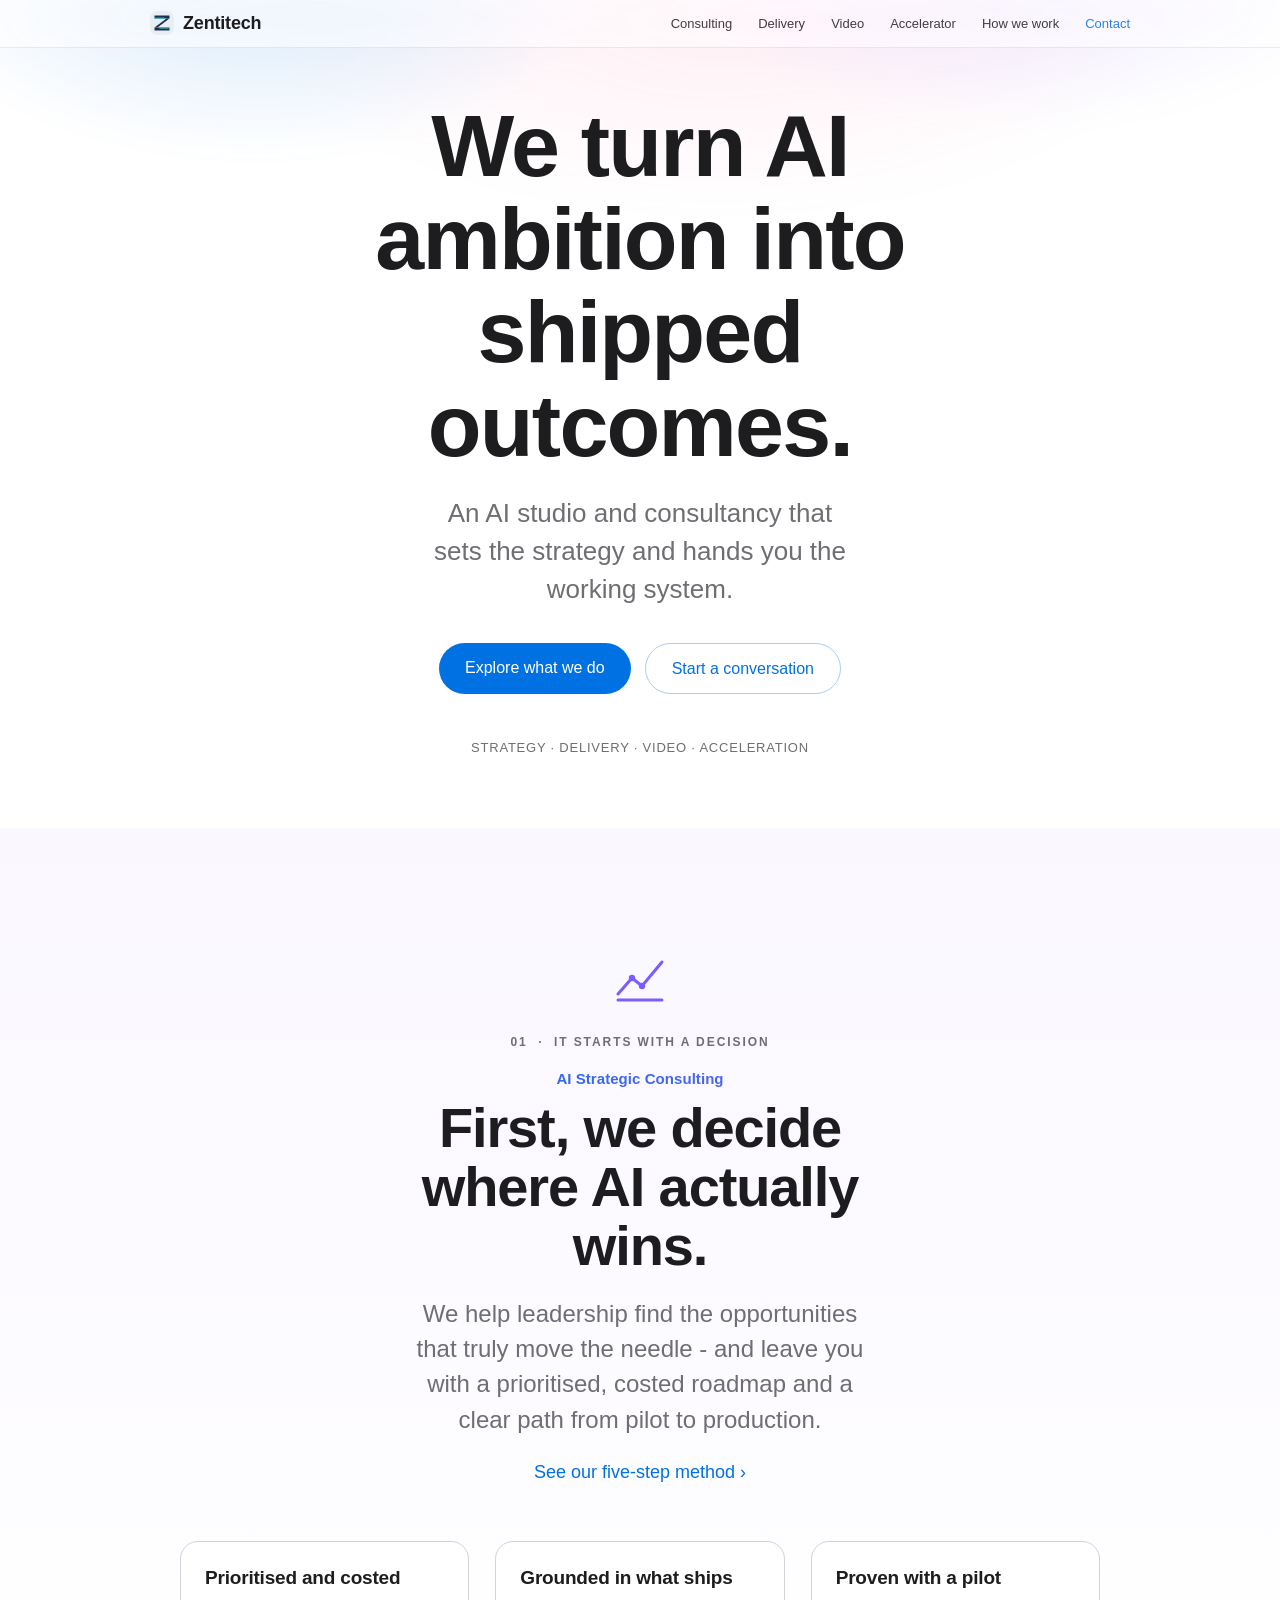
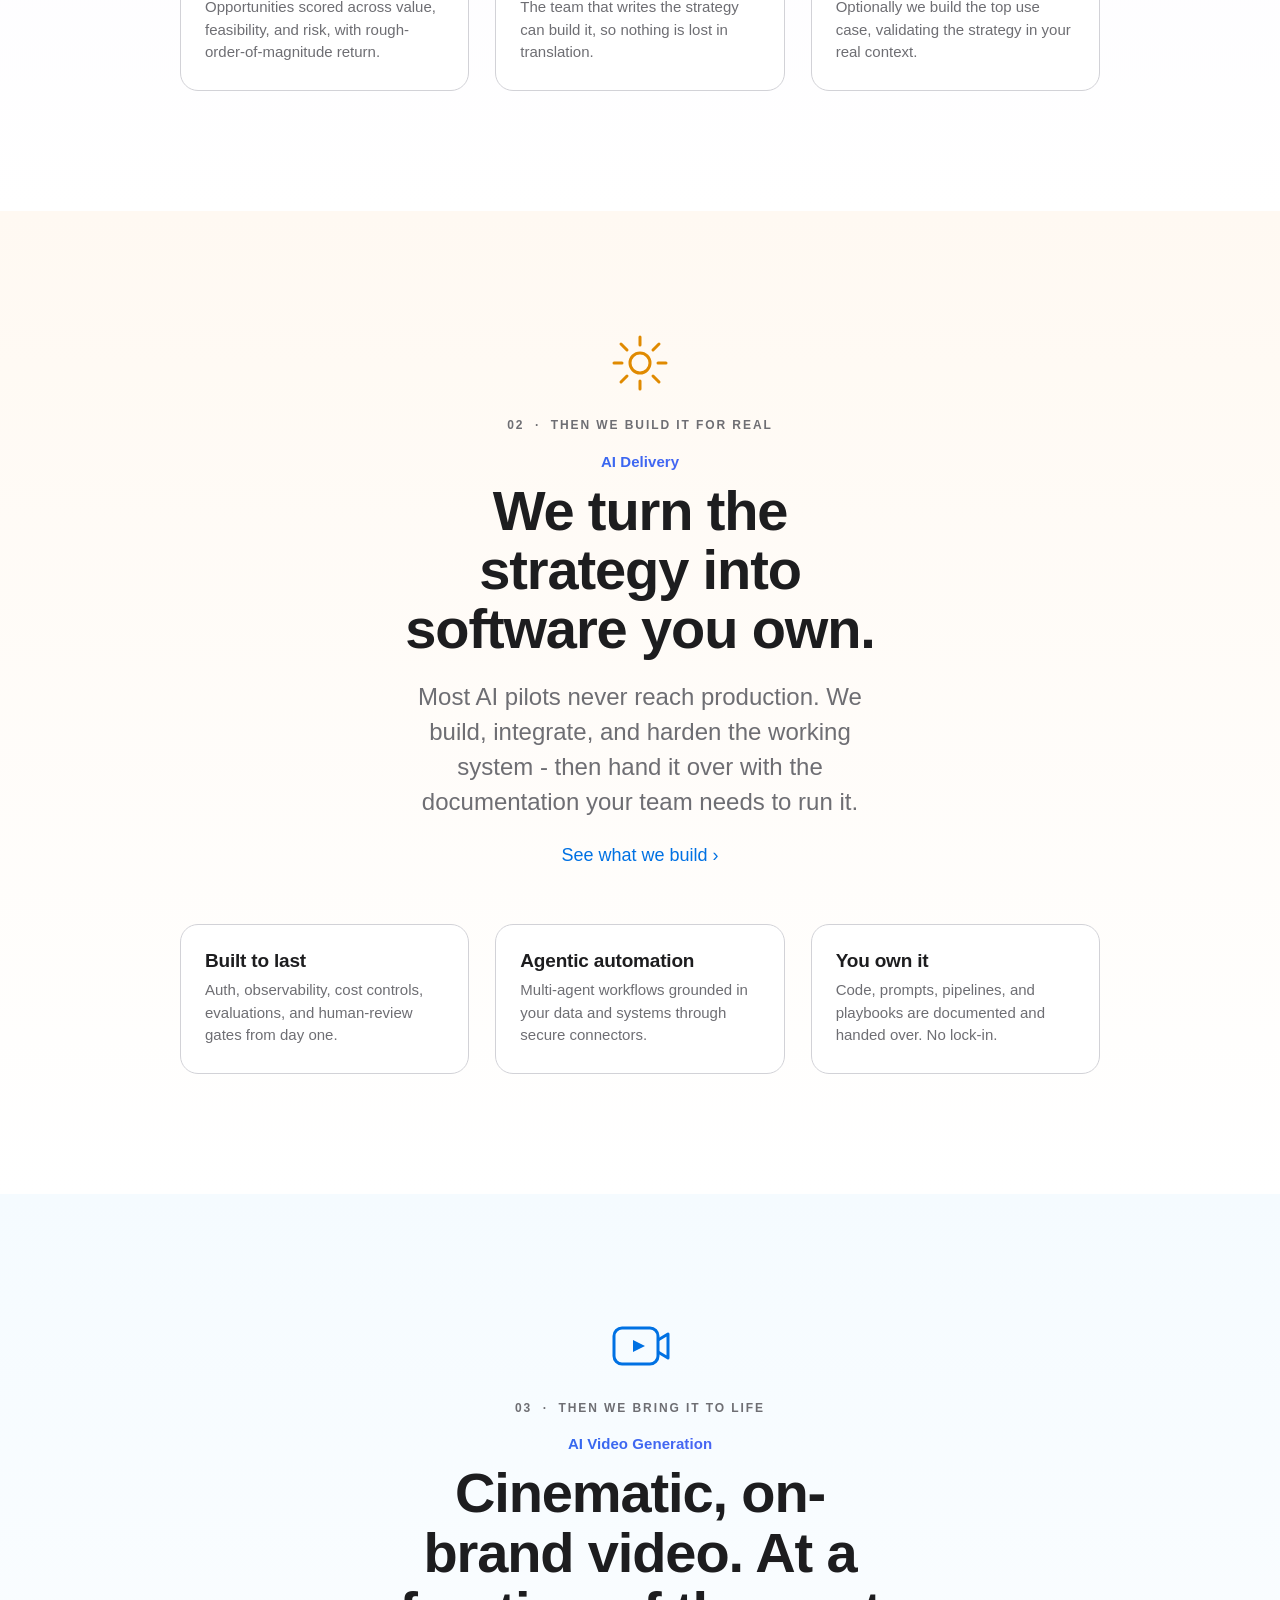
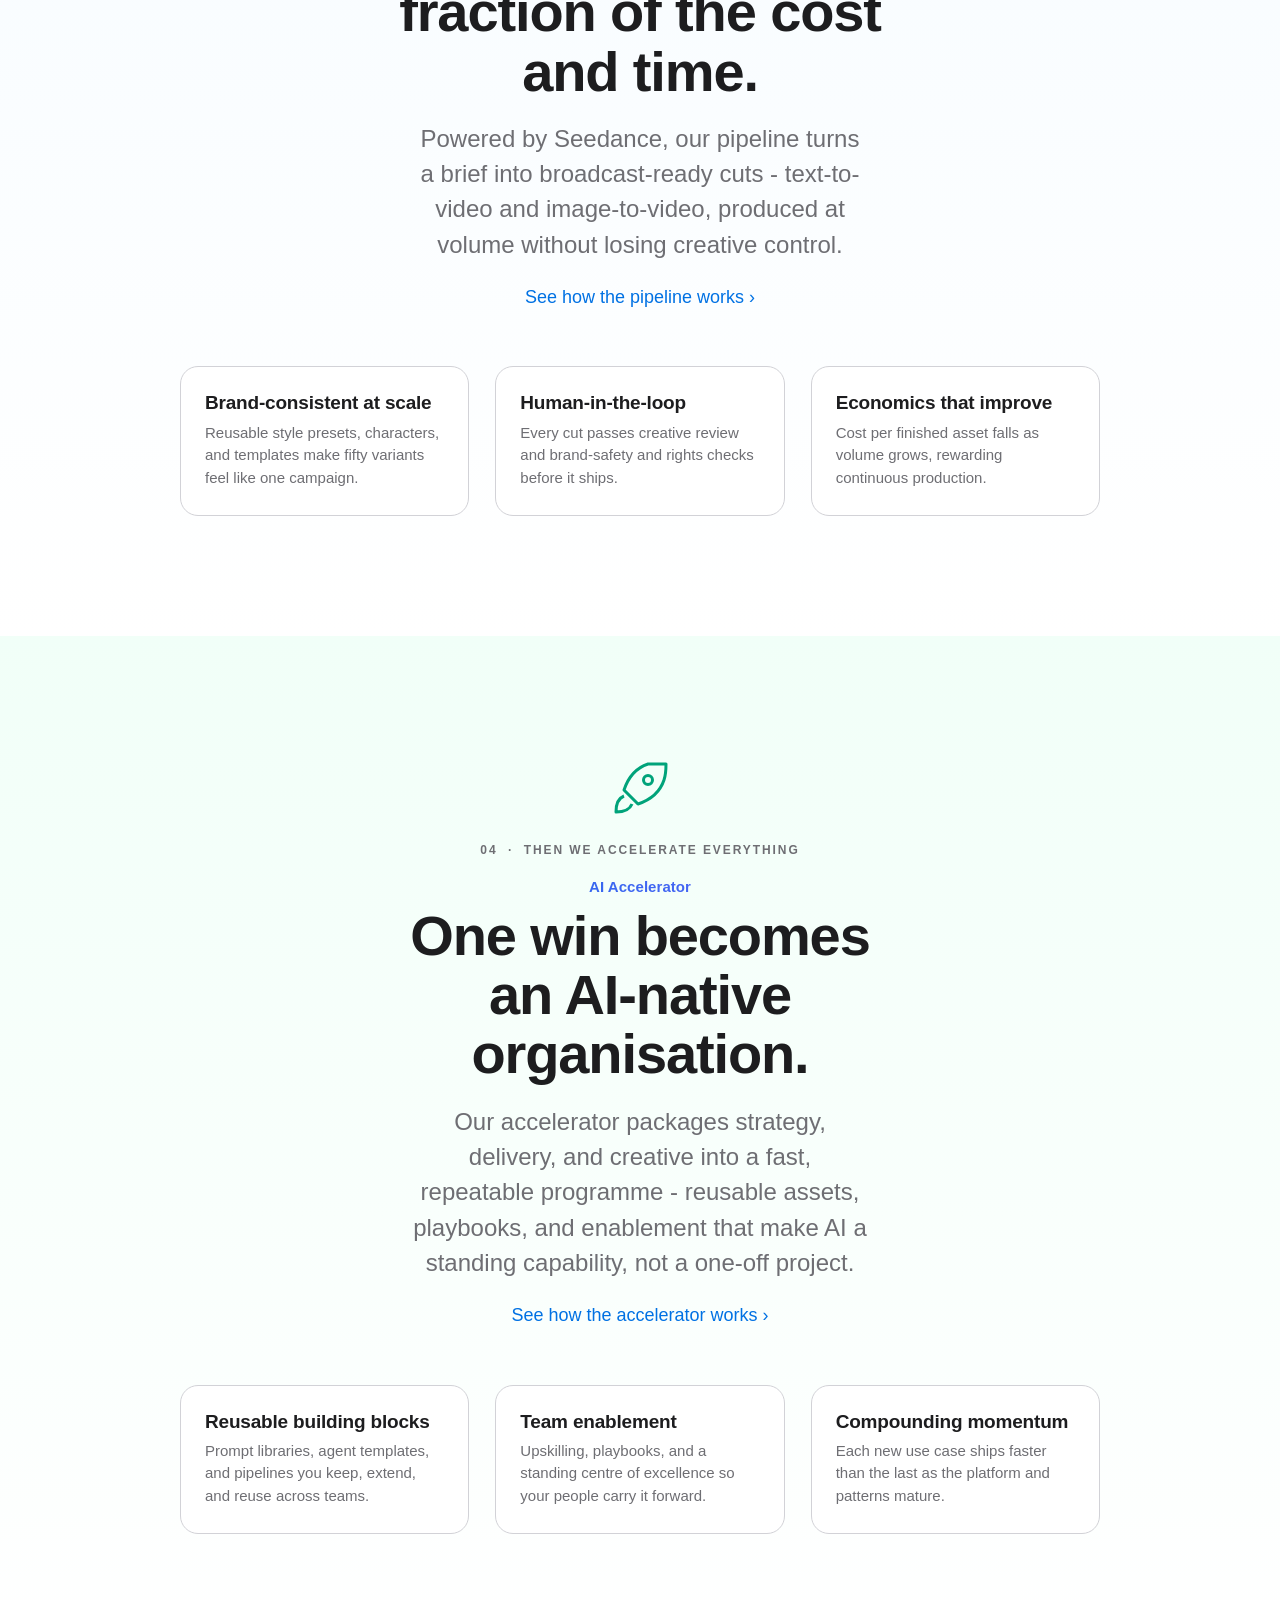
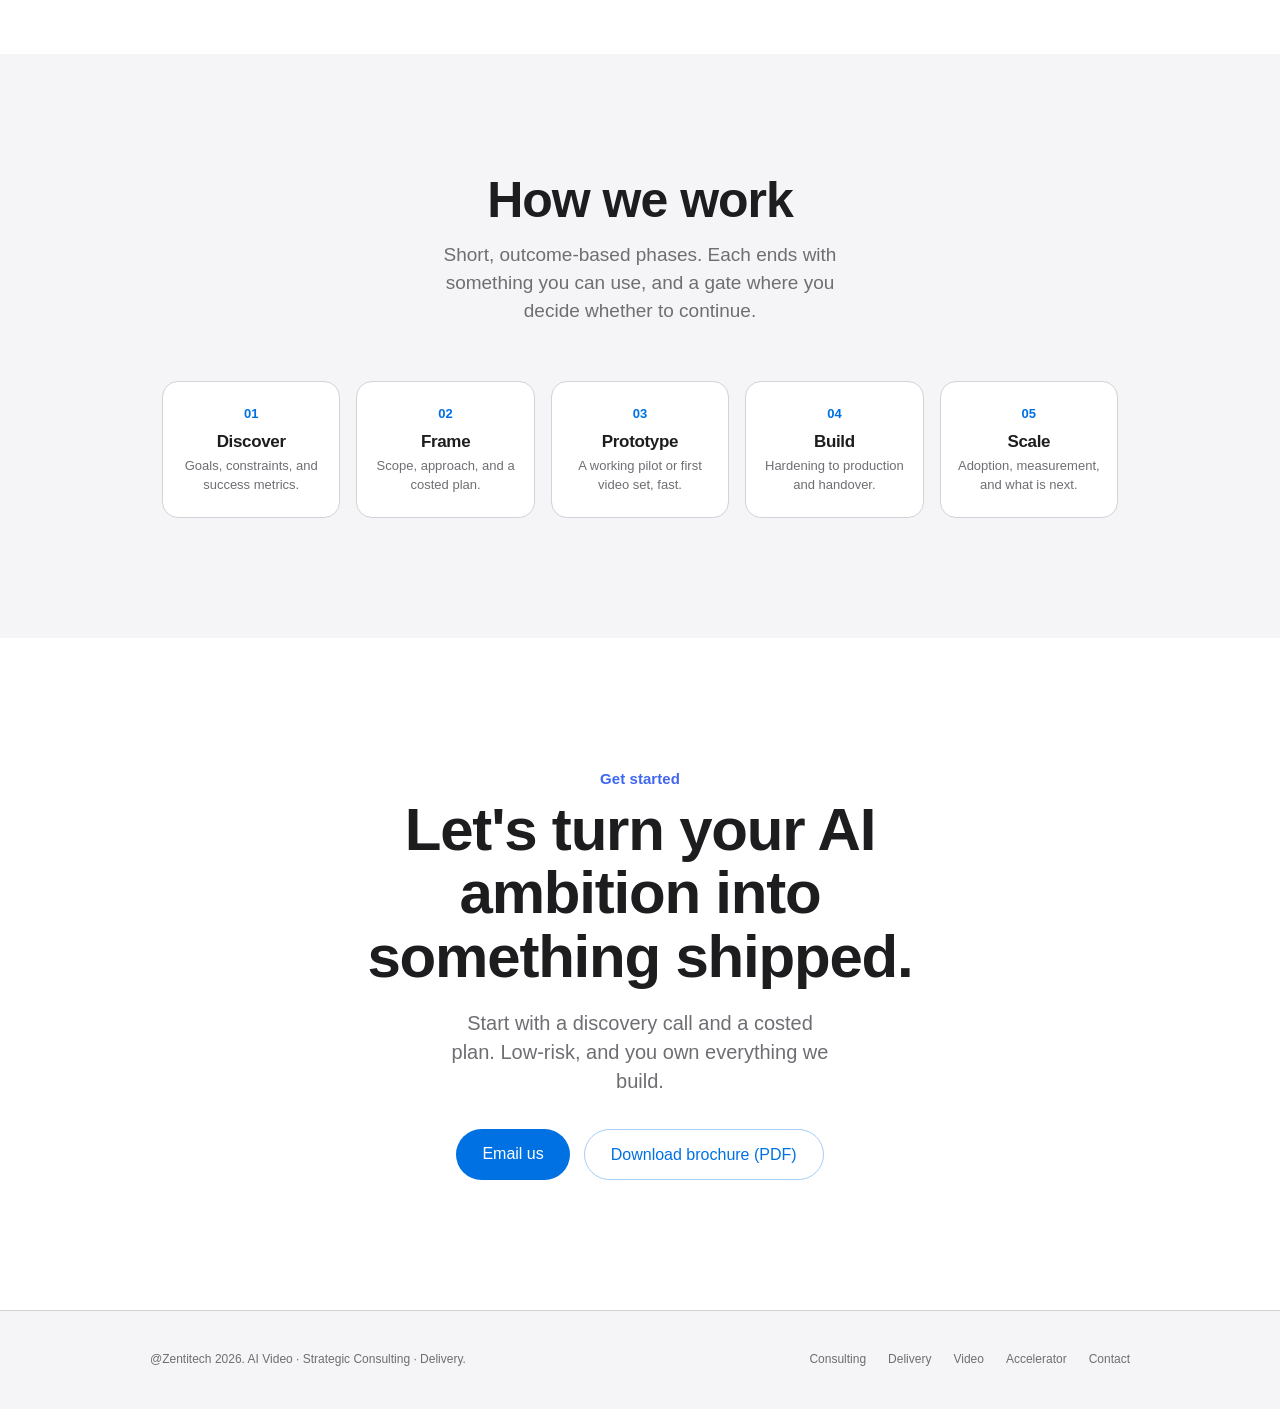
<file: index.html>
<!DOCTYPE html>
<html lang="en">
<head>
<meta charset="UTF-8">
<meta name="viewport" content="width=device-width, initial-scale=1">
<title>Zentitech - AI Video · Strategic Consulting · Delivery</title>
<meta name="description" content="Zentitech turns AI ambition into shipped outcomes: cinematic AI video, strategic consulting, and production-grade AI delivery.">
<link rel="icon" href="data:image/svg+xml,%3Csvg xmlns='http://www.w3.org/2000/svg' viewBox='0 0 48 48'%3E%3Crect width='48' height='48' rx='12' fill='%23e9eef3'/%3E%3Cpath d='M9 9H39V15H9Z' fill='%231e3050'/%3E%3Cpath d='M33 15H39L15 33H9Z' fill='%231e3050'/%3E%3Cpath d='M9 33H39V39H9Z' fill='%231e3050'/%3E%3Crect x='9' y='13.2' width='20' height='2.3' fill='%233bbccd'/%3E%3Crect x='19' y='32.8' width='20' height='2.3' fill='%233bbccd'/%3E%3C/svg%3E">
<style>
  :root{
    --ink:#1d1d1f;
    --muted:#6e6e73;
    --bg:#ffffff;
    --bg2:#f5f5f7;
    --line:#d2d2d7;
    --accent:#0071e3;
    --accent-press:#0058b8;
    --nav-h:48px;
    --maxw:1000px;
    --font:-apple-system,BlinkMacSystemFont,"SF Pro Display","SF Pro Text","Helvetica Neue",Helvetica,Arial,sans-serif;
  }
  *{box-sizing:border-box;margin:0;padding:0}
  html{scroll-behavior:smooth}
  body{
    font-family:var(--font);
    color:var(--ink);
    background:var(--bg);
    -webkit-font-smoothing:antialiased;
    text-rendering:optimizeLegibility;
    line-height:1.47;
  }
  a{color:var(--accent);text-decoration:none;transition:opacity .2s ease,color .2s ease}
  a:hover{text-decoration:underline}
  section{scroll-margin-top:var(--nav-h)}
  body{animation:pagein .5s ease both}
  @keyframes pagein{from{opacity:0}to{opacity:1}}
  body.pageout{opacity:0;transition:opacity .28s ease}

  /* ---------- Nav ---------- */
  .nav{
    position:fixed;top:0;left:0;right:0;height:var(--nav-h);z-index:1000;
    background:rgba(255,255,255,.72);
    backdrop-filter:saturate(180%) blur(20px);
    -webkit-backdrop-filter:saturate(180%) blur(20px);
    border-bottom:1px solid rgba(0,0,0,.08);
  }
  .nav-inner{
    max-width:1024px;margin:0 auto;height:100%;padding:0 22px;
    display:flex;align-items:center;justify-content:space-between;gap:18px;
  }
  .brand{display:flex;align-items:center;gap:9px;font-weight:600;font-size:18px;letter-spacing:-.01em;color:var(--ink)}
  .brand:hover{text-decoration:none}
  .brand .mark{width:24px;height:24px;border-radius:7px;display:block}
  .nav-links{display:flex;align-items:center;gap:26px;overflow-x:auto;scrollbar-width:none}
  .nav-links::-webkit-scrollbar{display:none}
  .nav-links a{color:var(--ink);font-size:13px;font-weight:400;opacity:.85;white-space:nowrap}
  .nav-links a:hover{opacity:1;text-decoration:none}
  .nav-links a.cta{color:var(--accent);font-weight:500}
  .nav-burger{display:none;flex-direction:column;justify-content:center;align-items:center;
    width:38px;height:38px;margin:-6px;cursor:pointer;border-radius:9px;-webkit-tap-highlight-color:transparent}
  .nav-burger span{position:relative;display:block;width:22px;height:2px;background:var(--ink);border-radius:2px;transition:background .2s ease}
  .nav-burger span::before,.nav-burger span::after{content:"";position:absolute;left:0;width:22px;height:2px;
    background:var(--ink);border-radius:2px;transition:transform .25s ease,top .25s ease}
  .nav-burger span::before{top:-7px}
  .nav-burger span::after{top:7px}

  /* ---------- Layout helpers ---------- */
  .wrap{max-width:var(--maxw);margin:0 auto;padding:0 22px}
  .eyebrow{
    font-size:15px;font-weight:600;letter-spacing:.004em;margin-bottom:8px;
    background:linear-gradient(90deg,#0071e3,#7d5cff);
    -webkit-background-clip:text;background-clip:text;color:transparent;
  }
  .chapter{
    font-size:12px;font-weight:600;letter-spacing:.16em;text-transform:uppercase;
    color:var(--muted);margin-bottom:16px;
  }
  h1,h2,h3{letter-spacing:-.02em;font-weight:600;line-height:1.06}
  .reveal{opacity:0;transform:translateY(26px);transition:opacity .8s cubic-bezier(.16,1,.3,1),transform .8s cubic-bezier(.16,1,.3,1)}
  .reveal.in{opacity:1;transform:none}

  /* ---------- Hero ---------- */
  .hero{
    min-height:92vh;display:flex;flex-direction:column;align-items:center;justify-content:center;
    text-align:center;padding:calc(var(--nav-h) + 40px) 22px 60px;position:relative;overflow:hidden;
  }
  .hero-glow{
    position:absolute;inset:-20% -10% auto -10%;height:70%;z-index:0;pointer-events:none;
    background:
      radial-gradient(40% 60% at 25% 20%,rgba(0,113,227,.18),transparent 60%),
      radial-gradient(40% 60% at 75% 15%,rgba(125,92,255,.16),transparent 60%),
      radial-gradient(50% 60% at 55% 30%,rgba(255,92,150,.10),transparent 60%);
    filter:blur(10px);
  }
  .hero h1{font-size:clamp(42px,8vw,88px);max-width:14ch;margin:0 auto;position:relative}
  .hero .sub{font-size:clamp(19px,2.4vw,26px);color:var(--muted);max-width:30ch;margin:22px auto 0;font-weight:400;position:relative}
  .hero .actions{margin-top:34px;display:flex;gap:14px;flex-wrap:wrap;justify-content:center;position:relative}
  .btn{
    display:inline-block;padding:13px 26px;border-radius:980px;font-size:16px;font-weight:500;
    background:var(--accent);color:#fff;transition:background .2s,transform .2s;
  }
  .btn:hover{background:var(--accent-press);text-decoration:none;transform:translateY(-1px)}
  .btn.ghost{background:transparent;color:var(--accent);border:1px solid rgba(0,113,227,.35)}
  .btn.ghost:hover{background:rgba(0,113,227,.06)}
  .hero .tagline{margin-top:44px;font-size:13px;color:var(--muted);letter-spacing:.06em;text-transform:uppercase;position:relative}

  /* ---------- Practice panels ---------- */
  .panel{padding:120px 0;text-align:center}
  .panel.tint-video{background:linear-gradient(180deg,#f5fbff,#ffffff)}
  .panel.tint-consult{background:linear-gradient(180deg,#faf7ff,#ffffff)}
  .panel.tint-delivery{background:linear-gradient(180deg,#fff9f2,#ffffff)}
  .panel.tint-accel{background:linear-gradient(180deg,#f1fff8,#ffffff)}
  .panel .icon{width:64px;height:64px;margin:0 auto 22px;display:block}
  .panel h2{font-size:clamp(34px,5vw,56px);max-width:16ch;margin:0 auto}
  .panel .lead{font-size:clamp(19px,2.2vw,24px);color:var(--muted);max-width:34ch;margin:20px auto 0;font-weight:400}
  .panel .learn{margin-top:22px;font-size:18px;font-weight:400}
  .features{
    max-width:920px;margin:56px auto 0;display:grid;grid-template-columns:repeat(3,1fr);gap:26px;text-align:left;
  }
  .feature{background:#fff;border:1px solid var(--line);border-radius:18px;padding:26px 24px}
  .feature h3{font-size:19px;margin-bottom:8px;letter-spacing:-.01em}
  .feature p{font-size:15px;color:var(--muted);line-height:1.5}

  /* ---------- Stats ---------- */
  .stats{background:#000;color:#f5f5f7;padding:110px 0;text-align:center}
  .stats h2{font-size:clamp(30px,4.4vw,46px);max-width:20ch;margin:0 auto 60px;color:#fff}
  .stat-grid{max-width:940px;margin:0 auto;display:grid;grid-template-columns:repeat(4,1fr);gap:30px}
  .stat .num{font-size:clamp(34px,5vw,52px);font-weight:600;letter-spacing:-.02em;
    background:linear-gradient(90deg,#4ac2ff,#a78bff);-webkit-background-clip:text;background-clip:text;color:transparent}
  .stat .lbl{font-size:15px;color:#a1a1a6;margin-top:8px}

  /* ---------- How we work ---------- */
  .how{padding:120px 0;text-align:center;background:var(--bg2)}
  .how h2{font-size:clamp(32px,4.6vw,50px);margin-bottom:14px}
  .how .lead{font-size:19px;color:var(--muted);max-width:40ch;margin:0 auto 56px}
  .steps{max-width:960px;margin:0 auto;display:grid;grid-template-columns:repeat(5,1fr);gap:16px}
  .step{background:#fff;border:1px solid var(--line);border-radius:16px;padding:22px 16px}
  .step .n{font-size:13px;font-weight:600;color:var(--accent);margin-bottom:10px}
  .step h3{font-size:17px;margin-bottom:6px}
  .step p{font-size:13px;color:var(--muted);line-height:1.45}

  /* ---------- Contact ---------- */
  .contact{padding:130px 0;text-align:center}
  .contact h2{font-size:clamp(34px,5.4vw,60px);max-width:18ch;margin:0 auto}
  .contact .lead{font-size:20px;color:var(--muted);max-width:34ch;margin:20px auto 32px}

  /* ---------- Footer ---------- */
  footer{background:var(--bg2);border-top:1px solid var(--line);padding:40px 0;font-size:12px;color:var(--muted)}
  .foot-inner{max-width:1024px;margin:0 auto;padding:0 22px;display:flex;justify-content:space-between;flex-wrap:wrap;gap:14px}
  .foot-inner a{color:var(--muted)}
  .foot-links{display:flex;gap:22px;flex-wrap:wrap}

  /* ---------- Responsive ---------- */
  @media(max-width:820px){
    .features{grid-template-columns:1fr;max-width:460px}
    .stat-grid{grid-template-columns:repeat(2,1fr);gap:40px 24px}
    .steps{grid-template-columns:repeat(2,1fr)}
    .panel{padding:88px 0}
    .stats,.how,.contact{padding:88px 0}
  }
  @media(max-width:720px){
    .nav-burger{display:flex}
    .nav-links{position:fixed;top:var(--nav-h);left:0;right:0;
      flex-direction:column;align-items:stretch;gap:0;overflow:hidden;
      background:rgba(255,255,255,.98);
      -webkit-backdrop-filter:saturate(180%) blur(20px);backdrop-filter:saturate(180%) blur(20px);
      border-bottom:1px solid var(--line);box-shadow:0 12px 24px rgba(0,0,0,.06);
      max-height:0;padding:0 22px;
      transition:max-height .32s ease,padding .32s ease}
    .nav-links a{padding:15px 2px;font-size:16px;opacity:1;border-bottom:1px solid var(--line)}
    .nav-links a:last-child{border-bottom:none}
    .nav-toggle:checked ~ .nav-links{max-height:calc(100vh - var(--nav-h));padding:6px 22px 14px}
    .nav-toggle:checked ~ .nav-burger span{background:transparent}
    .nav-toggle:checked ~ .nav-burger span::before{top:0;transform:rotate(45deg)}
    .nav-toggle:checked ~ .nav-burger span::after{top:0;transform:rotate(-45deg)}
  }
  @media(max-width:520px){
    .steps{grid-template-columns:1fr}
  }
  @media (prefers-reduced-motion:reduce){
    html{scroll-behavior:auto}
    .reveal{transition:none;opacity:1;transform:none}
  }
</style>
</head>
<body>

<!-- ===== Nav ===== -->
<nav class="nav">
  <div class="nav-inner">
    <a class="brand" href="#top">
      <svg class="mark" viewBox="0 0 48 48" aria-hidden="true">
        <rect width="48" height="48" rx="12" fill="#e9eef3"/>
        <path d="M9 9H39V15H9Z" fill="#1e3050"/>
        <path d="M33 15H39L15 33H9Z" fill="#1e3050"/>
        <path d="M9 33H39V39H9Z" fill="#1e3050"/>
        <rect x="9" y="13.2" width="20" height="2.3" fill="#3bbccd"/>
        <rect x="19" y="32.8" width="20" height="2.3" fill="#3bbccd"/>
      </svg>
      <span>Zentitech</span>
    </a>
    <input type="checkbox" id="nav-toggle" class="nav-toggle" hidden>
    <label for="nav-toggle" class="nav-burger" aria-label="Toggle menu"><span></span></label>
    <div class="nav-links">
      <a href="#consulting">Consulting</a>
      <a href="#delivery">Delivery</a>
      <a href="#video">Video</a>
      <a href="#accelerator">Accelerator</a>
      <a href="#work">How we work</a>
      <a class="cta" href="#contact">Contact</a>
    </div>
  </div>
</nav>

<span id="top"></span>

<!-- ===== Hero ===== -->
<header class="hero">
  <div class="hero-glow"></div>
  <h1>We turn AI ambition into shipped outcomes.</h1>
  <p class="sub">An AI studio and consultancy that sets the strategy and hands you the working system.</p>
  <div class="actions">
    <a class="btn" href="#video">Explore what we do</a>
    <a class="btn ghost" href="#contact">Start a conversation</a>
  </div>
  <p class="tagline">Strategy · Delivery · Video · Acceleration</p>
</header>

<!-- ===== Chapter 1: Consulting ===== -->
<section id="consulting" class="panel tint-consult">
  <div class="wrap">
    <svg class="icon reveal" viewBox="0 0 64 64" fill="none" aria-hidden="true">
      <path d="M10 46l14-16 10 8 20-24" stroke="#7d5cff" stroke-width="3" stroke-linecap="round" stroke-linejoin="round"/>
      <circle cx="24" cy="30" r="3.2" fill="#7d5cff"/><circle cx="34" cy="38" r="3.2" fill="#7d5cff"/>
      <path d="M10 52h44" stroke="#7d5cff" stroke-width="3" stroke-linecap="round"/>
    </svg>
    <p class="chapter reveal">01 &nbsp;·&nbsp; It starts with a decision</p>
    <p class="eyebrow reveal">AI Strategic Consulting</p>
    <h2 class="reveal">First, we decide where AI actually wins.</h2>
    <p class="lead reveal">We help leadership find the opportunities that truly move the needle - and leave you with a prioritised, costed roadmap and a clear path from pilot to production.</p>
    <p class="learn reveal"><a href="pages/consulting.html">See our five-step method &rsaquo;</a></p>
    <div class="features">
      <div class="feature reveal"><h3>Prioritised and costed</h3><p>Opportunities scored across value, feasibility, and risk, with rough-order-of-magnitude return.</p></div>
      <div class="feature reveal"><h3>Grounded in what ships</h3><p>The team that writes the strategy can build it, so nothing is lost in translation.</p></div>
      <div class="feature reveal"><h3>Proven with a pilot</h3><p>Optionally we build the top use case, validating the strategy in your real context.</p></div>
    </div>
  </div>
</section>

<!-- ===== Chapter 2: Delivery ===== -->
<section id="delivery" class="panel tint-delivery">
  <div class="wrap">
    <svg class="icon reveal" viewBox="0 0 64 64" fill="none" aria-hidden="true">
      <circle cx="32" cy="32" r="10" stroke="#e08a00" stroke-width="3"/>
      <path d="M32 6v8M32 50v8M6 32h8M50 32h8M13 13l6 6M45 45l6 6M51 13l-6 6M19 45l-6 6" stroke="#e08a00" stroke-width="3" stroke-linecap="round"/>
    </svg>
    <p class="chapter reveal">02 &nbsp;·&nbsp; Then we build it for real</p>
    <p class="eyebrow reveal">AI Delivery</p>
    <h2 class="reveal">We turn the strategy into software you own.</h2>
    <p class="lead reveal">Most AI pilots never reach production. We build, integrate, and harden the working system - then hand it over with the documentation your team needs to run it.</p>
    <p class="learn reveal"><a href="pages/delivery.html">See what we build &rsaquo;</a></p>
    <div class="features">
      <div class="feature reveal"><h3>Built to last</h3><p>Auth, observability, cost controls, evaluations, and human-review gates from day one.</p></div>
      <div class="feature reveal"><h3>Agentic automation</h3><p>Multi-agent workflows grounded in your data and systems through secure connectors.</p></div>
      <div class="feature reveal"><h3>You own it</h3><p>Code, prompts, pipelines, and playbooks are documented and handed over. No lock-in.</p></div>
    </div>
  </div>
</section>

<!-- ===== Chapter 3: Video ===== -->
<section id="video" class="panel tint-video">
  <div class="wrap">
    <svg class="icon reveal" viewBox="0 0 64 64" fill="none" aria-hidden="true">
      <rect x="6" y="14" width="44" height="36" rx="8" stroke="#0071e3" stroke-width="3"/>
      <path d="M50 26l10-6v24l-10-6" stroke="#0071e3" stroke-width="3" stroke-linejoin="round"/>
      <path d="M25 26l12 6-12 6z" fill="#0071e3"/>
    </svg>
    <p class="chapter reveal">03 &nbsp;·&nbsp; Then we bring it to life</p>
    <p class="eyebrow reveal">AI Video Generation</p>
    <h2 class="reveal">Cinematic, on-brand video. At a fraction of the cost and time.</h2>
    <p class="lead reveal">Powered by Seedance, our pipeline turns a brief into broadcast-ready cuts - text-to-video and image-to-video, produced at volume without losing creative control.</p>
    <p class="learn reveal"><a href="pages/video.html">See how the pipeline works &rsaquo;</a></p>
    <div class="features">
      <div class="feature reveal"><h3>Brand-consistent at scale</h3><p>Reusable style presets, characters, and templates make fifty variants feel like one campaign.</p></div>
      <div class="feature reveal"><h3>Human-in-the-loop</h3><p>Every cut passes creative review and brand-safety and rights checks before it ships.</p></div>
      <div class="feature reveal"><h3>Economics that improve</h3><p>Cost per finished asset falls as volume grows, rewarding continuous production.</p></div>
    </div>
  </div>
</section>

<!-- ===== Chapter 4: AI Accelerator ===== -->
<section id="accelerator" class="panel tint-accel">
  <div class="wrap">
    <svg class="icon reveal" viewBox="0 0 64 64" fill="none" aria-hidden="true">
      <path d="M40 8c-12 4-20 14-24 26l14 14c12-4 22-12 26-24 2-6 2-12 2-16-4 0-10 0-18 0z" stroke="#00a37a" stroke-width="3" stroke-linejoin="round"/>
      <circle cx="40" cy="24" r="4.5" stroke="#00a37a" stroke-width="3"/>
      <path d="M16 40c-5 2-8 8-8 16 8 0 14-3 16-8" stroke="#00a37a" stroke-width="3" stroke-linejoin="round"/>
    </svg>
    <p class="chapter reveal">04 &nbsp;·&nbsp; Then we accelerate everything</p>
    <p class="eyebrow reveal">AI Accelerator</p>
    <h2 class="reveal">One win becomes an AI-native organisation.</h2>
    <p class="lead reveal">Our accelerator packages strategy, delivery, and creative into a fast, repeatable programme - reusable assets, playbooks, and enablement that make AI a standing capability, not a one-off project.</p>
    <p class="learn reveal"><a href="pages/accelerator.html">See how the accelerator works &rsaquo;</a></p>
    <div class="features">
      <div class="feature reveal"><h3>Reusable building blocks</h3><p>Prompt libraries, agent templates, and pipelines you keep, extend, and reuse across teams.</p></div>
      <div class="feature reveal"><h3>Team enablement</h3><p>Upskilling, playbooks, and a standing centre of excellence so your people carry it forward.</p></div>
      <div class="feature reveal"><h3>Compounding momentum</h3><p>Each new use case ships faster than the last as the platform and patterns mature.</p></div>
    </div>
  </div>
</section>


<!-- ===== How we work ===== -->
<section id="work" class="how">
  <div class="wrap">
    <h2 class="reveal">How we work</h2>
    <p class="lead reveal">Short, outcome-based phases. Each ends with something you can use, and a gate where you decide whether to continue.</p>
    <div class="steps">
      <div class="step reveal"><div class="n">01</div><h3>Discover</h3><p>Goals, constraints, and success metrics.</p></div>
      <div class="step reveal"><div class="n">02</div><h3>Frame</h3><p>Scope, approach, and a costed plan.</p></div>
      <div class="step reveal"><div class="n">03</div><h3>Prototype</h3><p>A working pilot or first video set, fast.</p></div>
      <div class="step reveal"><div class="n">04</div><h3>Build</h3><p>Hardening to production and handover.</p></div>
      <div class="step reveal"><div class="n">05</div><h3>Scale</h3><p>Adoption, measurement, and what is next.</p></div>
    </div>
  </div>
</section>

<!-- ===== Contact ===== -->
<section id="contact" class="contact">
  <div class="wrap">
    <p class="eyebrow reveal">Get started</p>
    <h2 class="reveal">Let's turn your AI ambition into something shipped.</h2>
    <p class="lead reveal">Start with a discovery call and a costed plan. Low-risk, and you own everything we build.</p>
    <div class="actions reveal" style="display:flex;gap:14px;justify-content:center;flex-wrap:wrap">
      <a class="btn" href="mailto:info@zentitech.com">Email us</a>
      <a class="btn ghost" href="assets/pdf/zentitech-brochure.pdf" download>Download brochure (PDF)</a>
    </div>
  </div>
</section>

<!-- ===== Footer ===== -->
<footer>
  <div class="foot-inner">
    <div>@Zentitech 2026. AI Video · Strategic Consulting · Delivery.</div>
    <div class="foot-links">
      <a href="#consulting">Consulting</a>
      <a href="#delivery">Delivery</a>
      <a href="#video">Video</a>
      <a href="#accelerator">Accelerator</a>
      <a href="mailto:info@zentitech.com">Contact</a>
    </div>
  </div>
</footer>

<script>
  // Scroll reveal
  var io = new IntersectionObserver(function(entries){
    entries.forEach(function(e){
      if(e.isIntersecting){ e.target.classList.add('in'); io.unobserve(e.target); }
    });
  }, {threshold:0.14, rootMargin:'0px 0px -8% 0px'});
  document.querySelectorAll('.reveal').forEach(function(el, i){
    // small stagger within a group
    el.style.transitionDelay = (i % 3) * 60 + 'ms';
    io.observe(el);
  });
(function(){
  if(window.matchMedia && window.matchMedia('(prefers-reduced-motion: reduce)').matches) return;
  document.addEventListener('click',function(e){
    var a=e.target.closest('a'); if(!a) return;
    if(a.target==='_blank'||a.hasAttribute('download')) return;
    var href=a.getAttribute('href')||'';
    if(href===''||href.charAt(0)==='#'||href.indexOf('mailto:')===0||href.indexOf('http')===0) return;
    e.preventDefault();
    document.body.classList.add('pageout');
    setTimeout(function(){window.location=href;},260);
  });
})();
// Close mobile menu after tapping a nav link
document.querySelectorAll('.nav-links a').forEach(function(a){
  a.addEventListener('click',function(){
    var t=document.getElementById('nav-toggle');
    if(t) t.checked=false;
  });
});
</script>
</body>
</html>
</file>
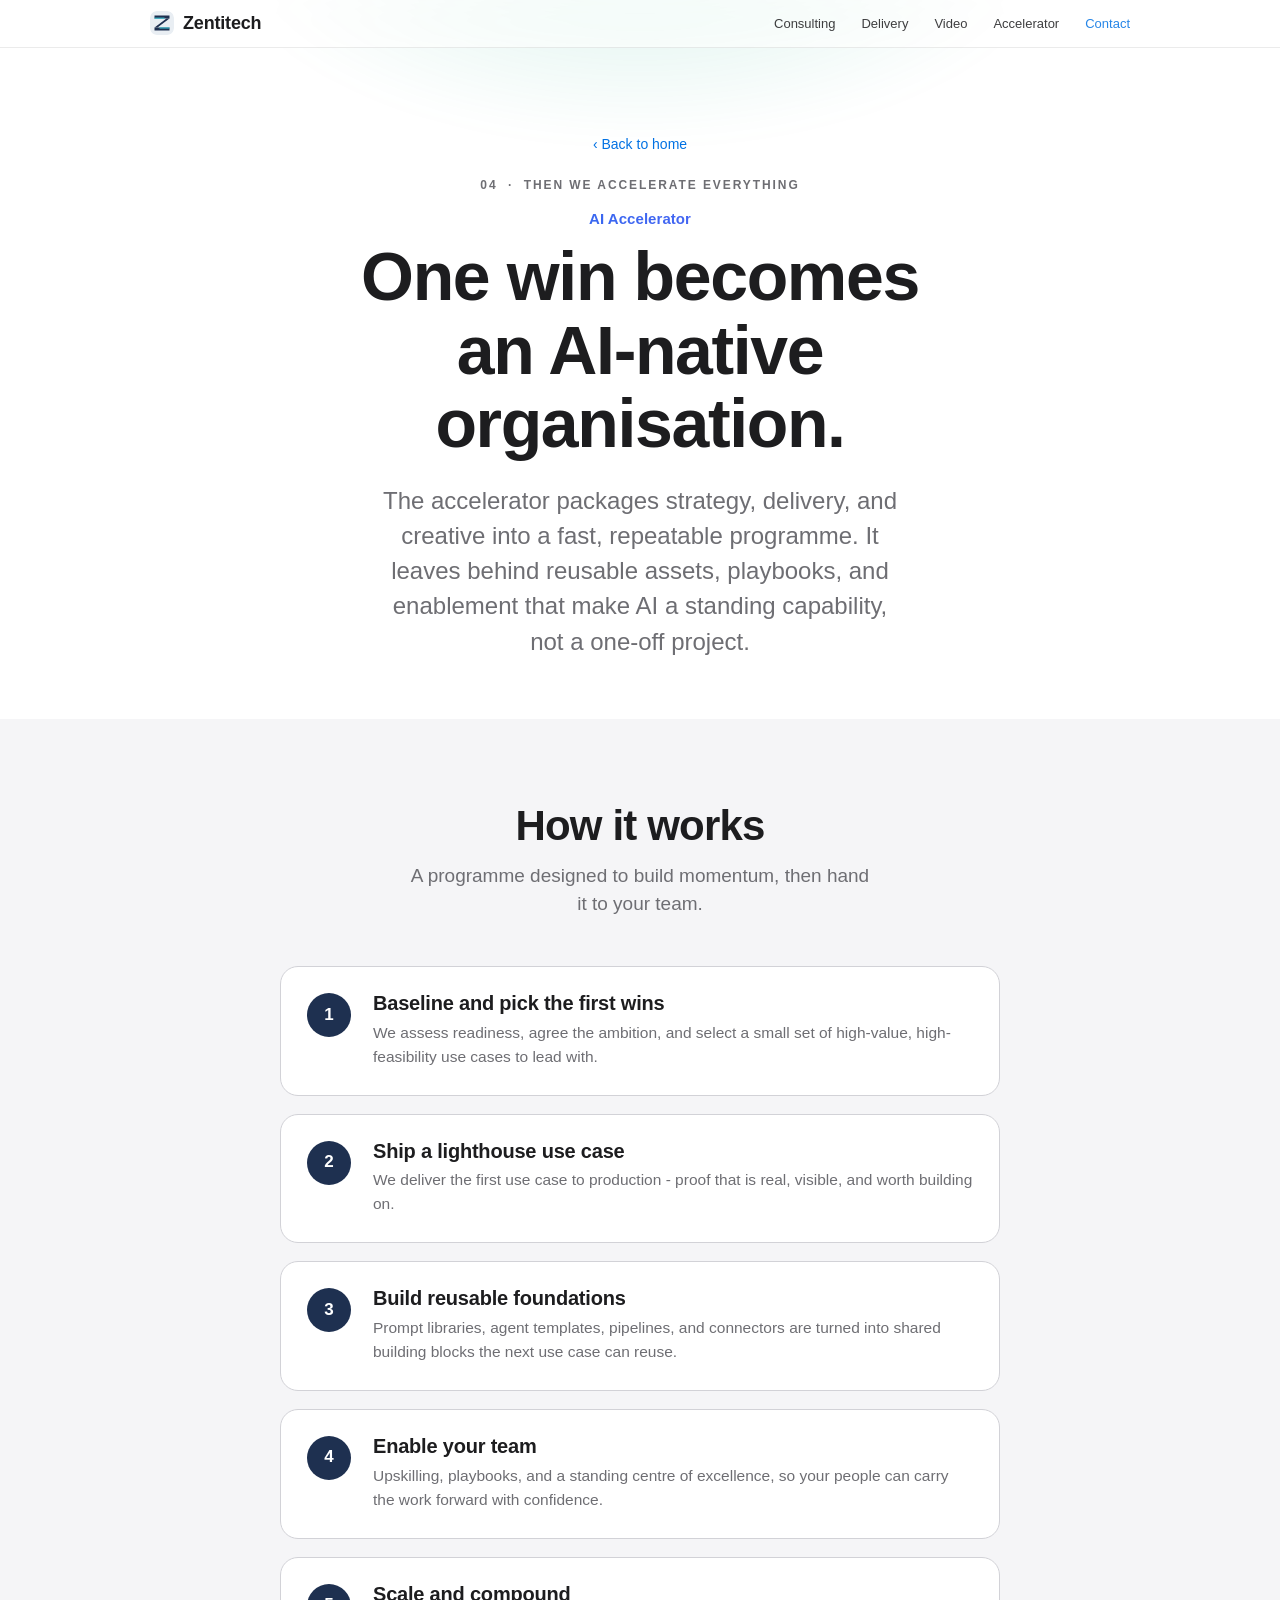
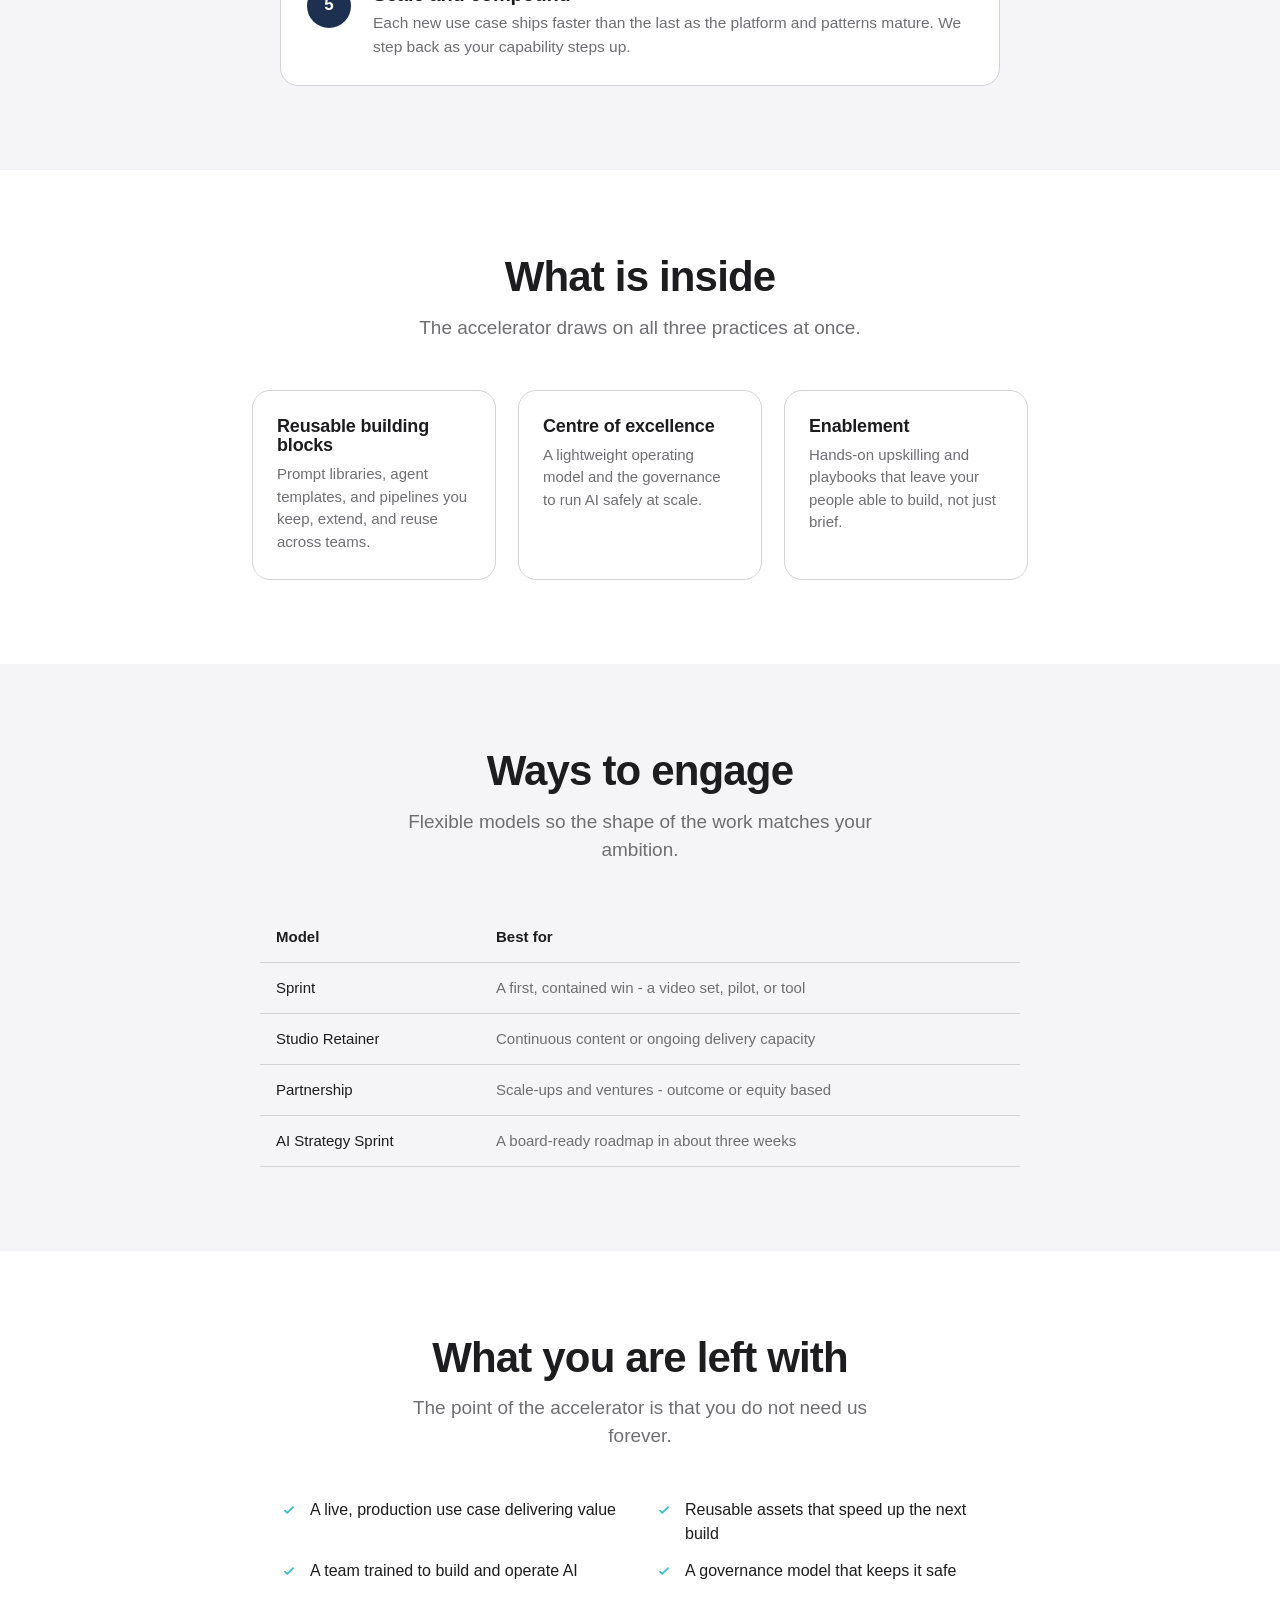
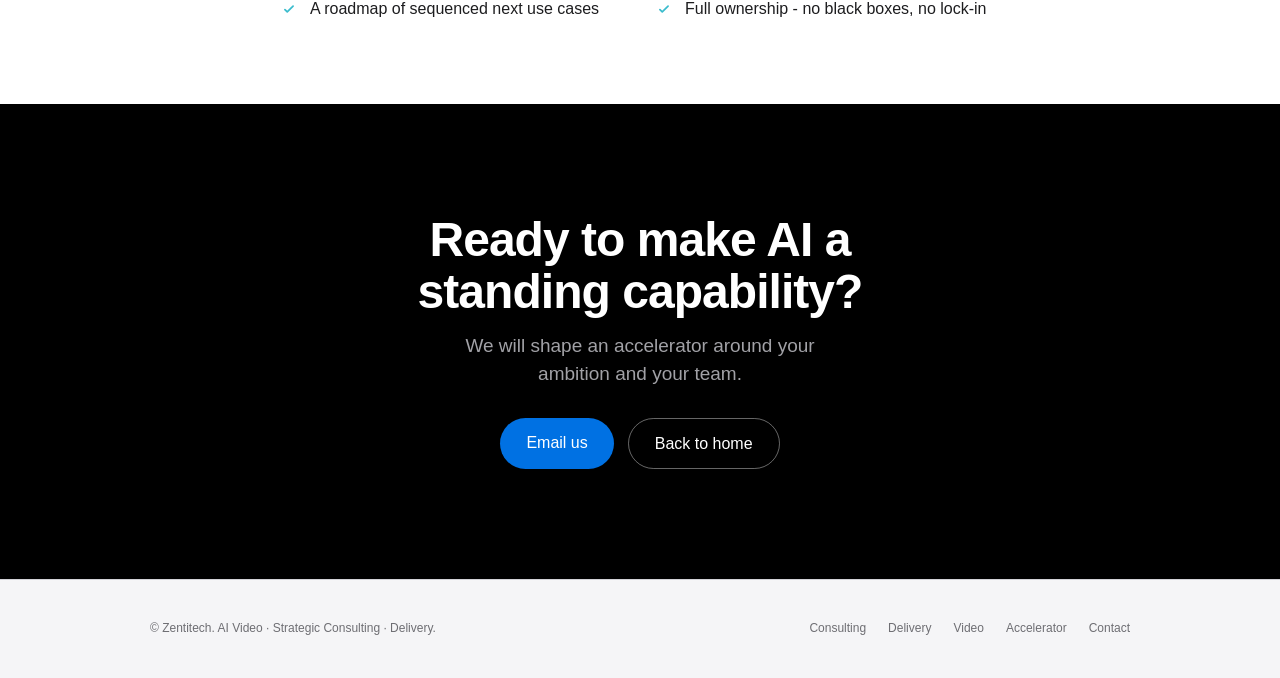
<file: accelerator.html>
<!DOCTYPE html>
<html lang="en">
<head>
<meta charset="UTF-8">
<meta name="viewport" content="width=device-width, initial-scale=1">
<title>AI Accelerator - Zentitech</title>
<meta name="description" content="How the Zentitech AI Accelerator works: a packaged programme that turns one win into a standing, repeatable AI capability across your organisation.">
<link rel="icon" href="data:image/svg+xml,%3Csvg xmlns='http://www.w3.org/2000/svg' viewBox='0 0 48 48'%3E%3Crect width='48' height='48' rx='12' fill='%23e9eef3'/%3E%3Cpath d='M9 9H39V15H9Z' fill='%231e3050'/%3E%3Cpath d='M33 15H39L15 33H9Z' fill='%231e3050'/%3E%3Cpath d='M9 33H39V39H9Z' fill='%231e3050'/%3E%3Crect x='9' y='13.2' width='20' height='2.3' fill='%233bbccd'/%3E%3Crect x='19' y='32.8' width='20' height='2.3' fill='%233bbccd'/%3E%3C/svg%3E">
<link rel="stylesheet" href="styles.css">
</head>
<body>

<nav class="nav"><div class="nav-inner">
  <a class="brand" href="index.html">
    <svg class="mark" viewBox="0 0 48 48" aria-hidden="true">
      <rect width="48" height="48" rx="12" fill="#e9eef3"/>
      <path d="M9 9H39V15H9Z" fill="#1e3050"/><path d="M33 15H39L15 33H9Z" fill="#1e3050"/>
      <path d="M9 33H39V39H9Z" fill="#1e3050"/>
      <rect x="9" y="13.2" width="20" height="2.3" fill="#3bbccd"/><rect x="19" y="32.8" width="20" height="2.3" fill="#3bbccd"/>
    </svg><span>Zentitech</span></a>
  <div class="nav-links">
    <a href="index.html#consulting">Consulting</a>
    <a href="index.html#delivery">Delivery</a>
    <a href="index.html#video">Video</a>
    <a href="index.html#accelerator">Accelerator</a>
    <a class="cta" href="index.html#contact">Contact</a>
  </div>
</div></nav>

<header class="page-hero hero-accel">
  <div class="glow"></div>
  <a class="back" href="index.html#accelerator">&lsaquo; Back to home</a>
  <p class="chapter reveal">04 &nbsp;·&nbsp; Then we accelerate everything</p>
  <p class="eyebrow reveal">AI Accelerator</p>
  <h1 class="reveal">One win becomes an AI-native organisation.</h1>
  <p class="lead reveal">The accelerator packages strategy, delivery, and creative into a fast, repeatable programme. It leaves behind reusable assets, playbooks, and enablement that make AI a standing capability, not a one-off project.</p>
</header>

<section class="section alt">
  <div class="wrap">
    <h2 class="reveal">How it works</h2>
    <p class="sub reveal">A programme designed to build momentum, then hand it to your team.</p>
    <div class="steps-v">
      <div class="stepc reveal"><div class="num">1</div><div class="body"><h3>Baseline and pick the first wins</h3><p>We assess readiness, agree the ambition, and select a small set of high-value, high-feasibility use cases to lead with.</p></div></div>
      <div class="stepc reveal"><div class="num">2</div><div class="body"><h3>Ship a lighthouse use case</h3><p>We deliver the first use case to production - proof that is real, visible, and worth building on.</p></div></div>
      <div class="stepc reveal"><div class="num">3</div><div class="body"><h3>Build reusable foundations</h3><p>Prompt libraries, agent templates, pipelines, and connectors are turned into shared building blocks the next use case can reuse.</p></div></div>
      <div class="stepc reveal"><div class="num">4</div><div class="body"><h3>Enable your team</h3><p>Upskilling, playbooks, and a standing centre of excellence, so your people can carry the work forward with confidence.</p></div></div>
      <div class="stepc reveal"><div class="num">5</div><div class="body"><h3>Scale and compound</h3><p>Each new use case ships faster than the last as the platform and patterns mature. We step back as your capability steps up.</p></div></div>
    </div>
  </div>
</section>

<section class="section">
  <div class="wrap">
    <h2 class="reveal">What is inside</h2>
    <p class="sub reveal">The accelerator draws on all three practices at once.</p>
    <div class="grid">
      <div class="card reveal"><h3>Reusable building blocks</h3><p>Prompt libraries, agent templates, and pipelines you keep, extend, and reuse across teams.</p></div>
      <div class="card reveal"><h3>Centre of excellence</h3><p>A lightweight operating model and the governance to run AI safely at scale.</p></div>
      <div class="card reveal"><h3>Enablement</h3><p>Hands-on upskilling and playbooks that leave your people able to build, not just brief.</p></div>
    </div>
  </div>
</section>

<section class="section alt">
  <div class="wrap">
    <h2 class="reveal">Ways to engage</h2>
    <p class="sub reveal">Flexible models so the shape of the work matches your ambition.</p>
    <table class="tbl reveal">
      <tr><th>Model</th><th>Best for</th></tr>
      <tr><td>Sprint</td><td>A first, contained win - a video set, pilot, or tool</td></tr>
      <tr><td>Studio Retainer</td><td>Continuous content or ongoing delivery capacity</td></tr>
      <tr><td>Partnership</td><td>Scale-ups and ventures - outcome or equity based</td></tr>
      <tr><td>AI Strategy Sprint</td><td>A board-ready roadmap in about three weeks</td></tr>
    </table>
  </div>
</section>

<section class="section">
  <div class="wrap">
    <h2 class="reveal">What you are left with</h2>
    <p class="sub reveal">The point of the accelerator is that you do not need us forever.</p>
    <ul class="checks reveal">
      <li>A live, production use case delivering value</li>
      <li>Reusable assets that speed up the next build</li>
      <li>A team trained to build and operate AI</li>
      <li>A governance model that keeps it safe</li>
      <li>A roadmap of sequenced next use cases</li>
      <li>Full ownership - no black boxes, no lock-in</li>
    </ul>
  </div>
</section>

<section class="cta-band">
  <div class="wrap">
    <h2 class="reveal">Ready to make AI a standing capability?</h2>
    <p class="reveal">We will shape an accelerator around your ambition and your team.</p>
    <div class="actions reveal">
      <a class="btn" href="mailto:info@zentitech.com">Email us</a>
      <a class="btn ghost" href="index.html#top">Back to home</a>
    </div>
  </div>
</section>

<footer><div class="foot-inner">
  <div>&copy; Zentitech. AI Video · Strategic Consulting · Delivery.</div>
  <div class="foot-links">
    <a href="index.html#consulting">Consulting</a>
    <a href="index.html#delivery">Delivery</a>
    <a href="index.html#video">Video</a>
    <a href="index.html#accelerator">Accelerator</a>
    <a href="mailto:info@zentitech.com">Contact</a>
  </div>
</div></footer>

<script>
var io=new IntersectionObserver(function(es){es.forEach(function(e){if(e.isIntersecting){e.target.classList.add('in');io.unobserve(e.target)}})},{threshold:.14,rootMargin:'0px 0px -6% 0px'});
document.querySelectorAll('.reveal').forEach(function(el){io.observe(el)});
(function(){
  if(window.matchMedia && window.matchMedia('(prefers-reduced-motion: reduce)').matches) return;
  document.addEventListener('click',function(e){
    var a=e.target.closest('a'); if(!a) return;
    if(a.target==='_blank'||a.hasAttribute('download')) return;
    var href=a.getAttribute('href')||'';
    if(href===''||href.charAt(0)==='#'||href.indexOf('mailto:')===0||href.indexOf('http')===0) return;
    e.preventDefault();
    document.body.classList.add('pageout');
    setTimeout(function(){window.location=href;},260);
  });
})();
</script>
</body>
</html>
</file>
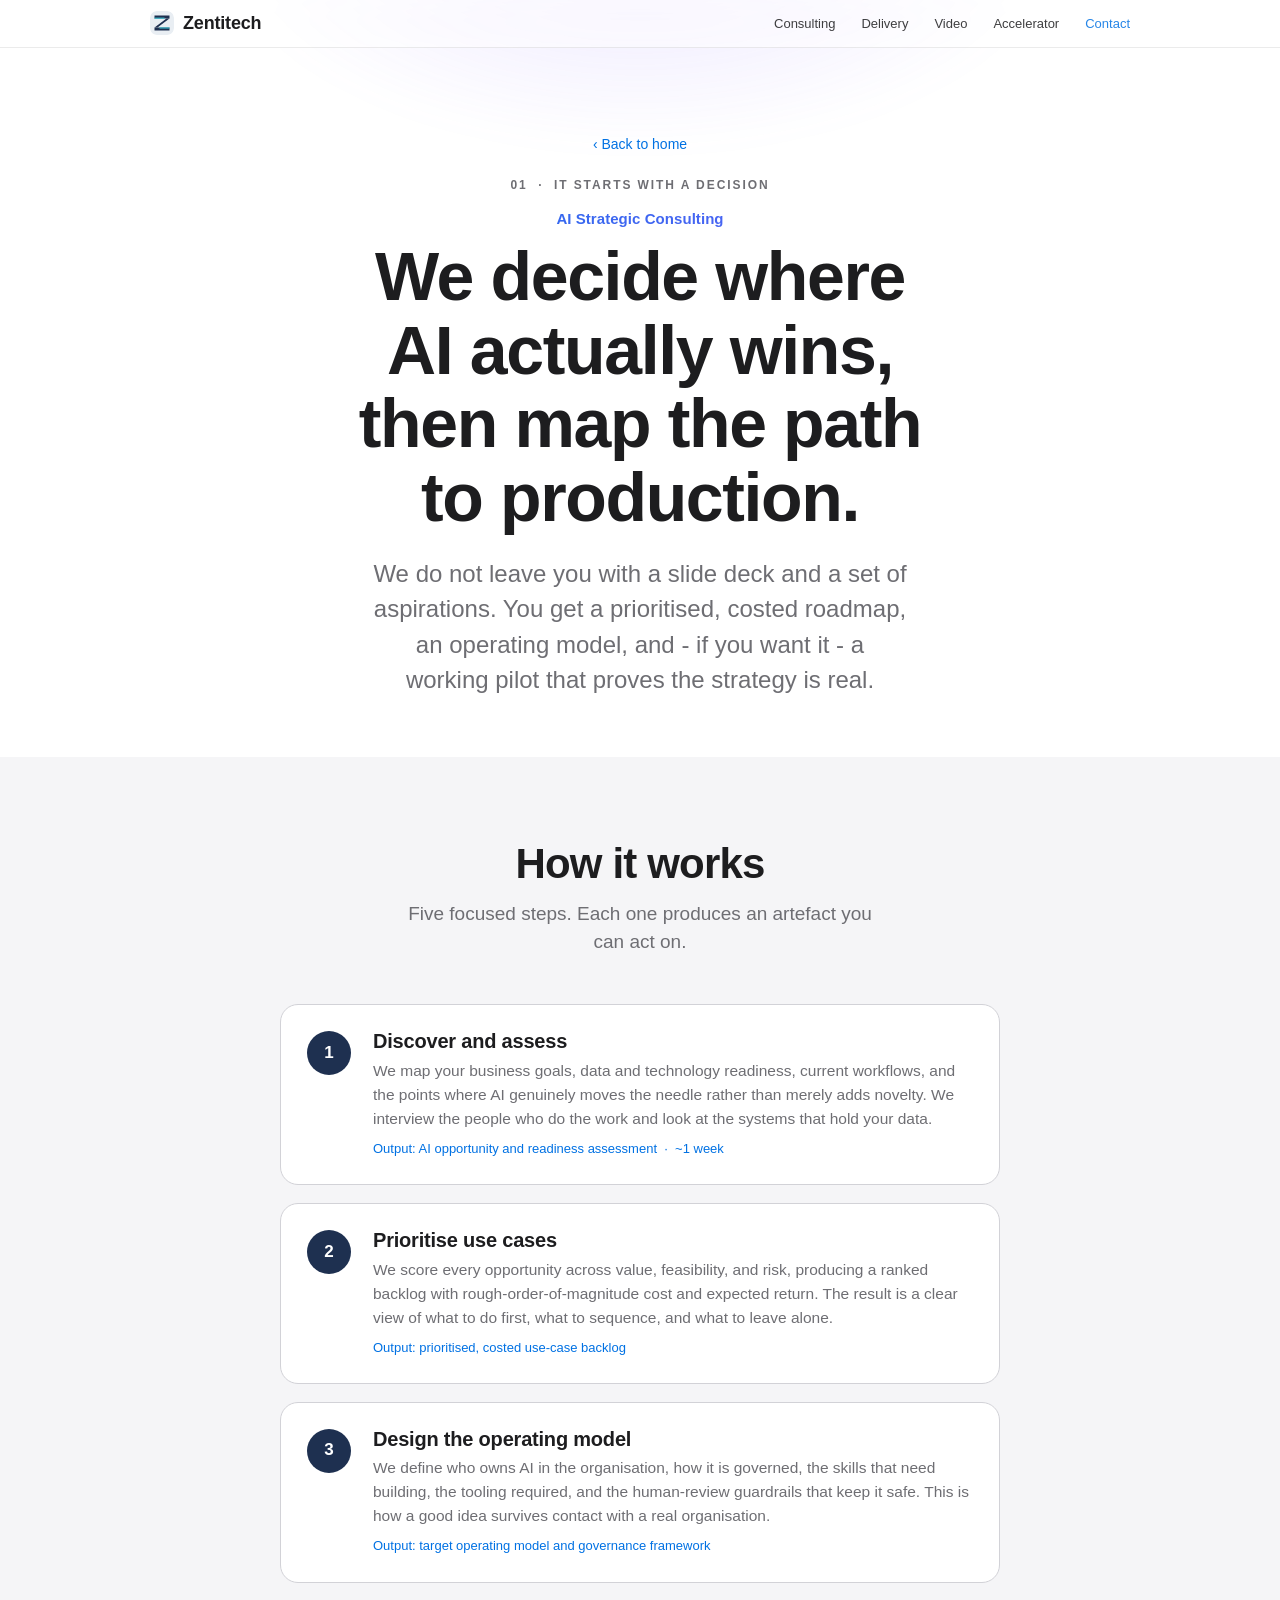
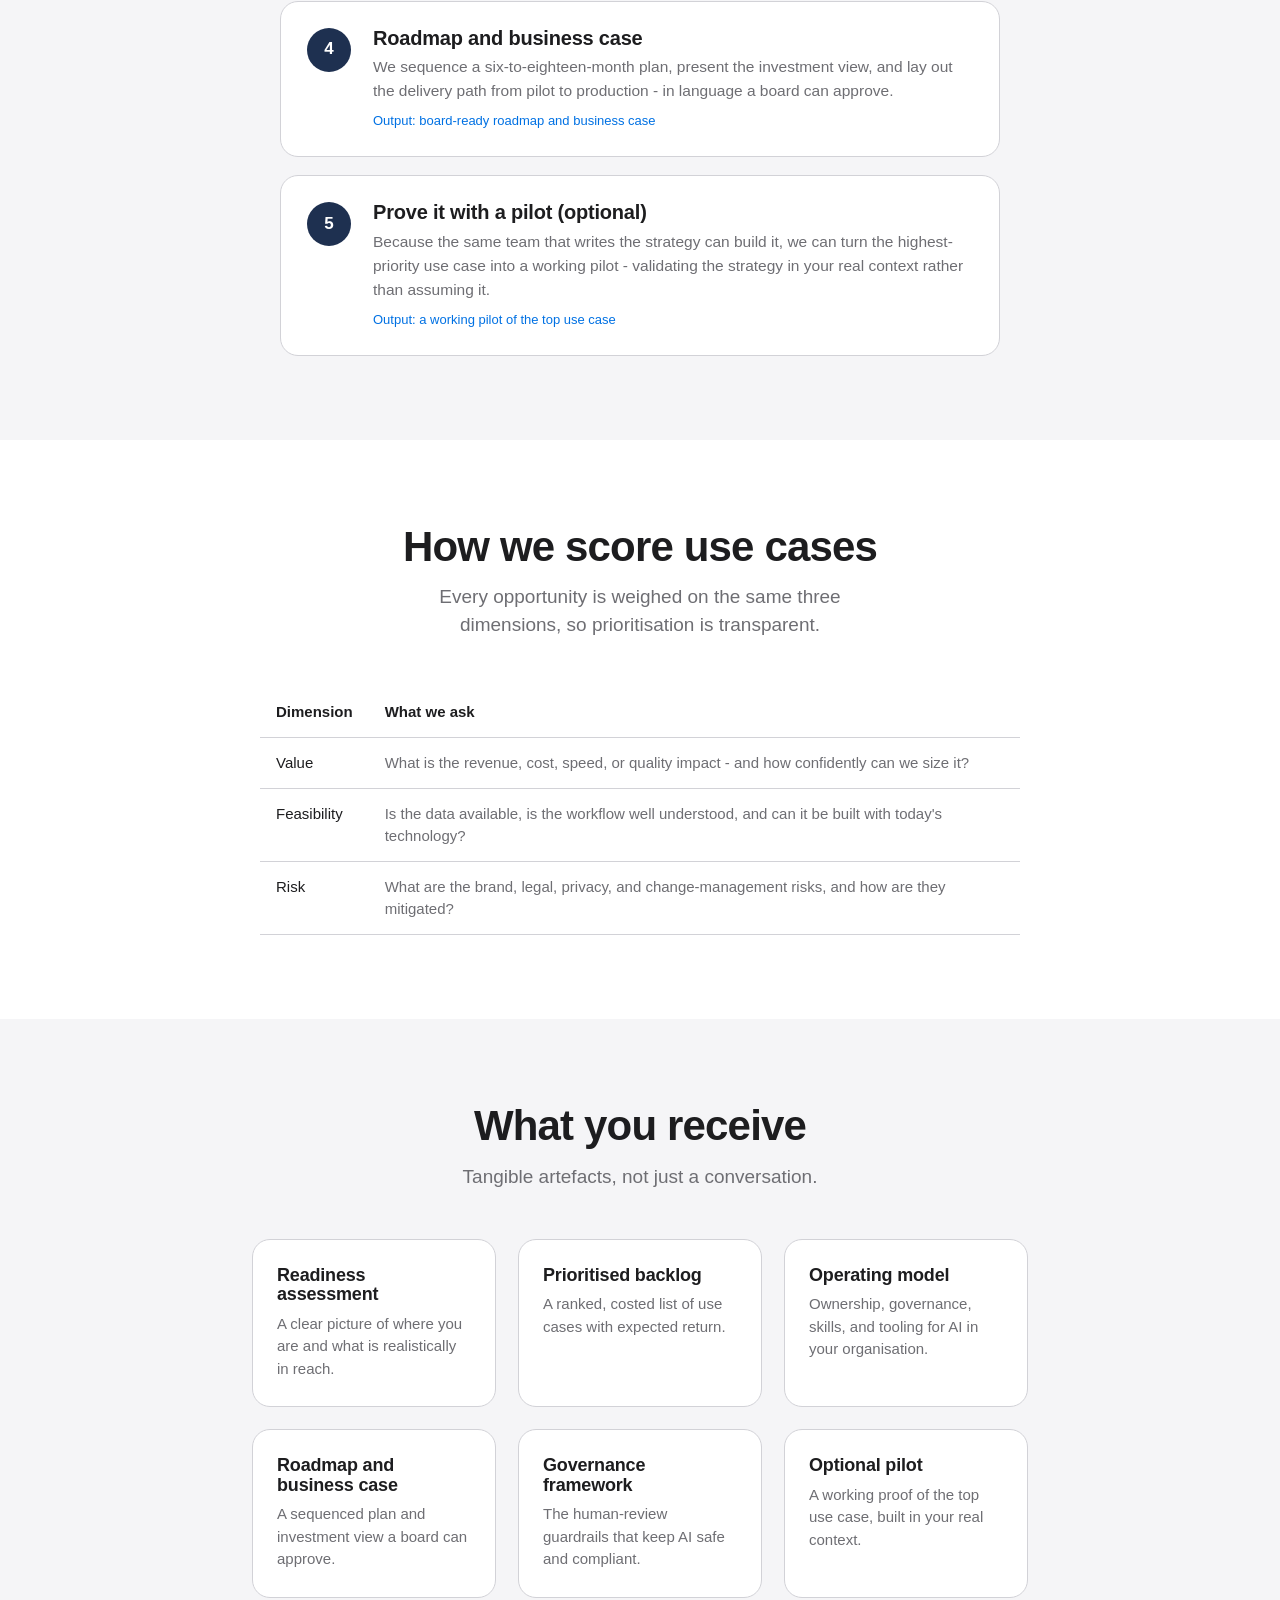
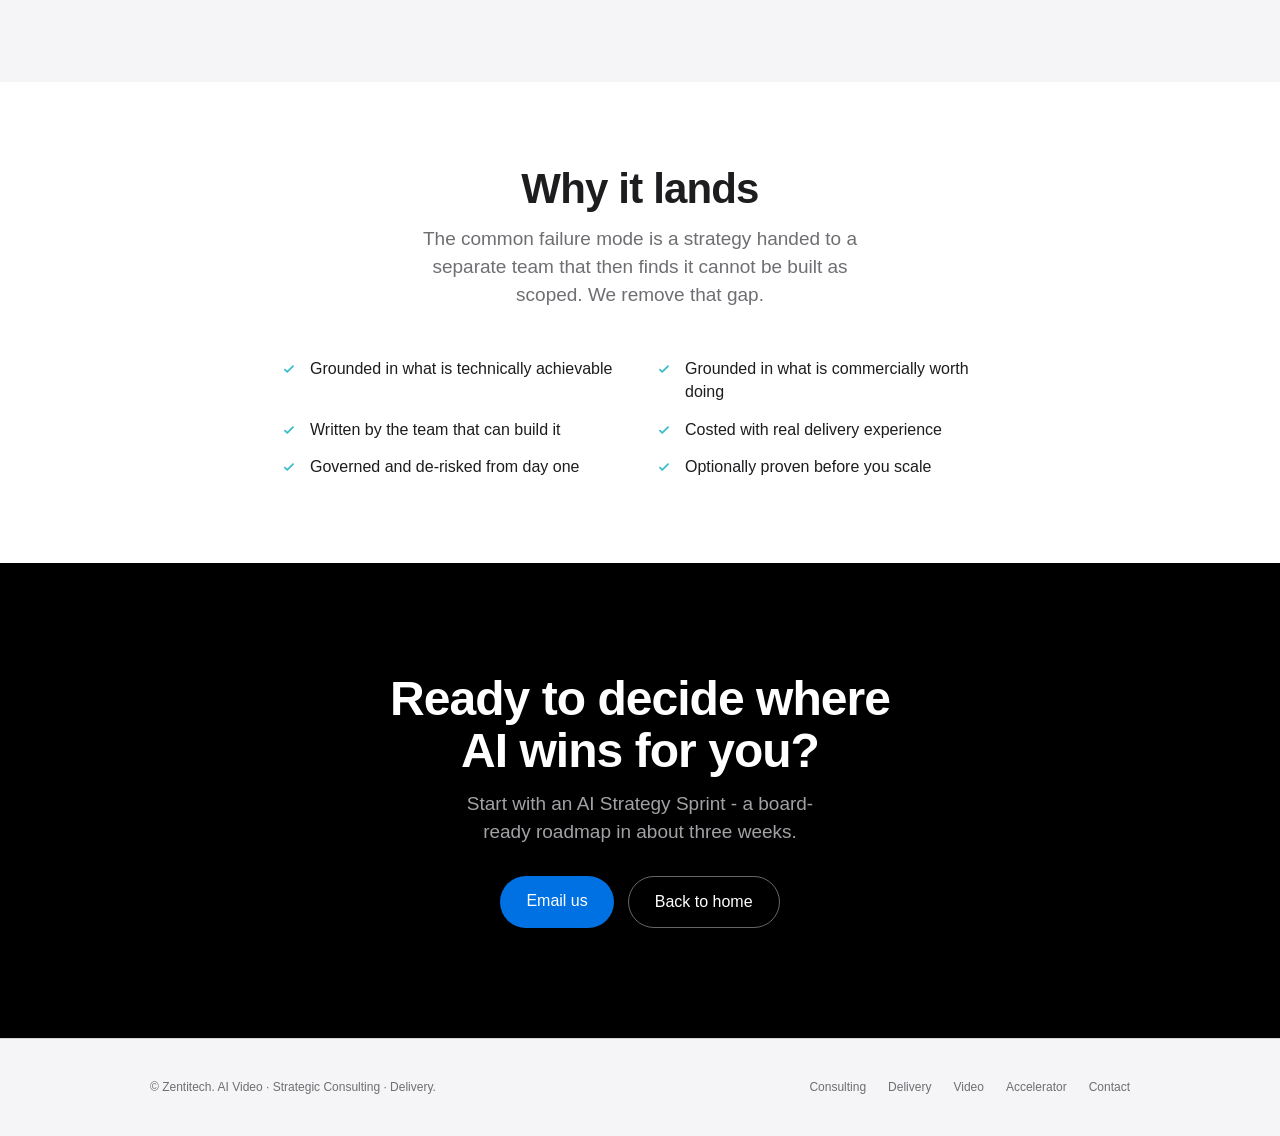
<file: consulting.html>
<!DOCTYPE html>
<html lang="en">
<head>
<meta charset="UTF-8">
<meta name="viewport" content="width=device-width, initial-scale=1">
<title>AI Strategic Consulting - Zentitech</title>
<meta name="description" content="How Zentitech's AI strategic consulting works: a five-step method from readiness assessment to a board-ready roadmap and an optional working pilot.">
<link rel="icon" href="data:image/svg+xml,%3Csvg xmlns='http://www.w3.org/2000/svg' viewBox='0 0 48 48'%3E%3Crect width='48' height='48' rx='12' fill='%23e9eef3'/%3E%3Cpath d='M9 9H39V15H9Z' fill='%231e3050'/%3E%3Cpath d='M33 15H39L15 33H9Z' fill='%231e3050'/%3E%3Cpath d='M9 33H39V39H9Z' fill='%231e3050'/%3E%3Crect x='9' y='13.2' width='20' height='2.3' fill='%233bbccd'/%3E%3Crect x='19' y='32.8' width='20' height='2.3' fill='%233bbccd'/%3E%3C/svg%3E">
<link rel="stylesheet" href="styles.css">
</head>
<body>

<nav class="nav"><div class="nav-inner">
  <a class="brand" href="index.html">
    <svg class="mark" viewBox="0 0 48 48" aria-hidden="true">
      <rect width="48" height="48" rx="12" fill="#e9eef3"/>
      <path d="M9 9H39V15H9Z" fill="#1e3050"/><path d="M33 15H39L15 33H9Z" fill="#1e3050"/>
      <path d="M9 33H39V39H9Z" fill="#1e3050"/>
      <rect x="9" y="13.2" width="20" height="2.3" fill="#3bbccd"/><rect x="19" y="32.8" width="20" height="2.3" fill="#3bbccd"/>
    </svg><span>Zentitech</span></a>
  <div class="nav-links">
    <a href="index.html#consulting">Consulting</a>
    <a href="index.html#delivery">Delivery</a>
    <a href="index.html#video">Video</a>
    <a href="index.html#accelerator">Accelerator</a>
    <a class="cta" href="index.html#contact">Contact</a>
  </div>
</div></nav>

<header class="page-hero hero-consult">
  <div class="glow"></div>
  <a class="back" href="index.html#consulting">&lsaquo; Back to home</a>
  <p class="chapter reveal">01 &nbsp;·&nbsp; It starts with a decision</p>
  <p class="eyebrow reveal">AI Strategic Consulting</p>
  <h1 class="reveal">We decide where AI actually wins, then map the path to production.</h1>
  <p class="lead reveal">We do not leave you with a slide deck and a set of aspirations. You get a prioritised, costed roadmap, an operating model, and - if you want it - a working pilot that proves the strategy is real.</p>
</header>

<section class="section alt">
  <div class="wrap">
    <h2 class="reveal">How it works</h2>
    <p class="sub reveal">Five focused steps. Each one produces an artefact you can act on.</p>
    <div class="steps-v">
      <div class="stepc reveal"><div class="num">1</div><div class="body">
        <h3>Discover and assess</h3>
        <p>We map your business goals, data and technology readiness, current workflows, and the points where AI genuinely moves the needle rather than merely adds novelty. We interview the people who do the work and look at the systems that hold your data.</p>
        <div class="meta">Output: AI opportunity and readiness assessment &nbsp;·&nbsp; ~1 week</div>
      </div></div>
      <div class="stepc reveal"><div class="num">2</div><div class="body">
        <h3>Prioritise use cases</h3>
        <p>We score every opportunity across value, feasibility, and risk, producing a ranked backlog with rough-order-of-magnitude cost and expected return. The result is a clear view of what to do first, what to sequence, and what to leave alone.</p>
        <div class="meta">Output: prioritised, costed use-case backlog</div>
      </div></div>
      <div class="stepc reveal"><div class="num">3</div><div class="body">
        <h3>Design the operating model</h3>
        <p>We define who owns AI in the organisation, how it is governed, the skills that need building, the tooling required, and the human-review guardrails that keep it safe. This is how a good idea survives contact with a real organisation.</p>
        <div class="meta">Output: target operating model and governance framework</div>
      </div></div>
      <div class="stepc reveal"><div class="num">4</div><div class="body">
        <h3>Roadmap and business case</h3>
        <p>We sequence a six-to-eighteen-month plan, present the investment view, and lay out the delivery path from pilot to production - in language a board can approve.</p>
        <div class="meta">Output: board-ready roadmap and business case</div>
      </div></div>
      <div class="stepc reveal"><div class="num">5</div><div class="body">
        <h3>Prove it with a pilot (optional)</h3>
        <p>Because the same team that writes the strategy can build it, we can turn the highest-priority use case into a working pilot - validating the strategy in your real context rather than assuming it.</p>
        <div class="meta">Output: a working pilot of the top use case</div>
      </div></div>
    </div>
  </div>
</section>

<section class="section">
  <div class="wrap">
    <h2 class="reveal">How we score use cases</h2>
    <p class="sub reveal">Every opportunity is weighed on the same three dimensions, so prioritisation is transparent.</p>
    <table class="tbl reveal">
      <tr><th>Dimension</th><th>What we ask</th></tr>
      <tr><td>Value</td><td>What is the revenue, cost, speed, or quality impact - and how confidently can we size it?</td></tr>
      <tr><td>Feasibility</td><td>Is the data available, is the workflow well understood, and can it be built with today's technology?</td></tr>
      <tr><td>Risk</td><td>What are the brand, legal, privacy, and change-management risks, and how are they mitigated?</td></tr>
    </table>
  </div>
</section>

<section class="section alt">
  <div class="wrap">
    <h2 class="reveal">What you receive</h2>
    <p class="sub reveal">Tangible artefacts, not just a conversation.</p>
    <div class="grid">
      <div class="card reveal"><h3>Readiness assessment</h3><p>A clear picture of where you are and what is realistically in reach.</p></div>
      <div class="card reveal"><h3>Prioritised backlog</h3><p>A ranked, costed list of use cases with expected return.</p></div>
      <div class="card reveal"><h3>Operating model</h3><p>Ownership, governance, skills, and tooling for AI in your organisation.</p></div>
      <div class="card reveal"><h3>Roadmap and business case</h3><p>A sequenced plan and investment view a board can approve.</p></div>
      <div class="card reveal"><h3>Governance framework</h3><p>The human-review guardrails that keep AI safe and compliant.</p></div>
      <div class="card reveal"><h3>Optional pilot</h3><p>A working proof of the top use case, built in your real context.</p></div>
    </div>
  </div>
</section>

<section class="section">
  <div class="wrap">
    <h2 class="reveal">Why it lands</h2>
    <p class="sub reveal">The common failure mode is a strategy handed to a separate team that then finds it cannot be built as scoped. We remove that gap.</p>
    <ul class="checks reveal">
      <li>Grounded in what is technically achievable</li>
      <li>Grounded in what is commercially worth doing</li>
      <li>Written by the team that can build it</li>
      <li>Costed with real delivery experience</li>
      <li>Governed and de-risked from day one</li>
      <li>Optionally proven before you scale</li>
    </ul>
  </div>
</section>

<section class="cta-band">
  <div class="wrap">
    <h2 class="reveal">Ready to decide where AI wins for you?</h2>
    <p class="reveal">Start with an AI Strategy Sprint - a board-ready roadmap in about three weeks.</p>
    <div class="actions reveal">
      <a class="btn" href="mailto:info@zentitech.com">Email us</a>
      <a class="btn ghost" href="index.html#top">Back to home</a>
    </div>
  </div>
</section>

<footer><div class="foot-inner">
  <div>&copy; Zentitech. AI Video · Strategic Consulting · Delivery.</div>
  <div class="foot-links">
    <a href="index.html#consulting">Consulting</a>
    <a href="index.html#delivery">Delivery</a>
    <a href="index.html#video">Video</a>
    <a href="index.html#accelerator">Accelerator</a>
    <a href="mailto:info@zentitech.com">Contact</a>
  </div>
</div></footer>

<script>
var io=new IntersectionObserver(function(es){es.forEach(function(e){if(e.isIntersecting){e.target.classList.add('in');io.unobserve(e.target)}})},{threshold:.14,rootMargin:'0px 0px -6% 0px'});
document.querySelectorAll('.reveal').forEach(function(el){io.observe(el)});
(function(){
  if(window.matchMedia && window.matchMedia('(prefers-reduced-motion: reduce)').matches) return;
  document.addEventListener('click',function(e){
    var a=e.target.closest('a'); if(!a) return;
    if(a.target==='_blank'||a.hasAttribute('download')) return;
    var href=a.getAttribute('href')||'';
    if(href===''||href.charAt(0)==='#'||href.indexOf('mailto:')===0||href.indexOf('http')===0) return;
    e.preventDefault();
    document.body.classList.add('pageout');
    setTimeout(function(){window.location=href;},260);
  });
})();
</script>
</body>
</html>
</file>
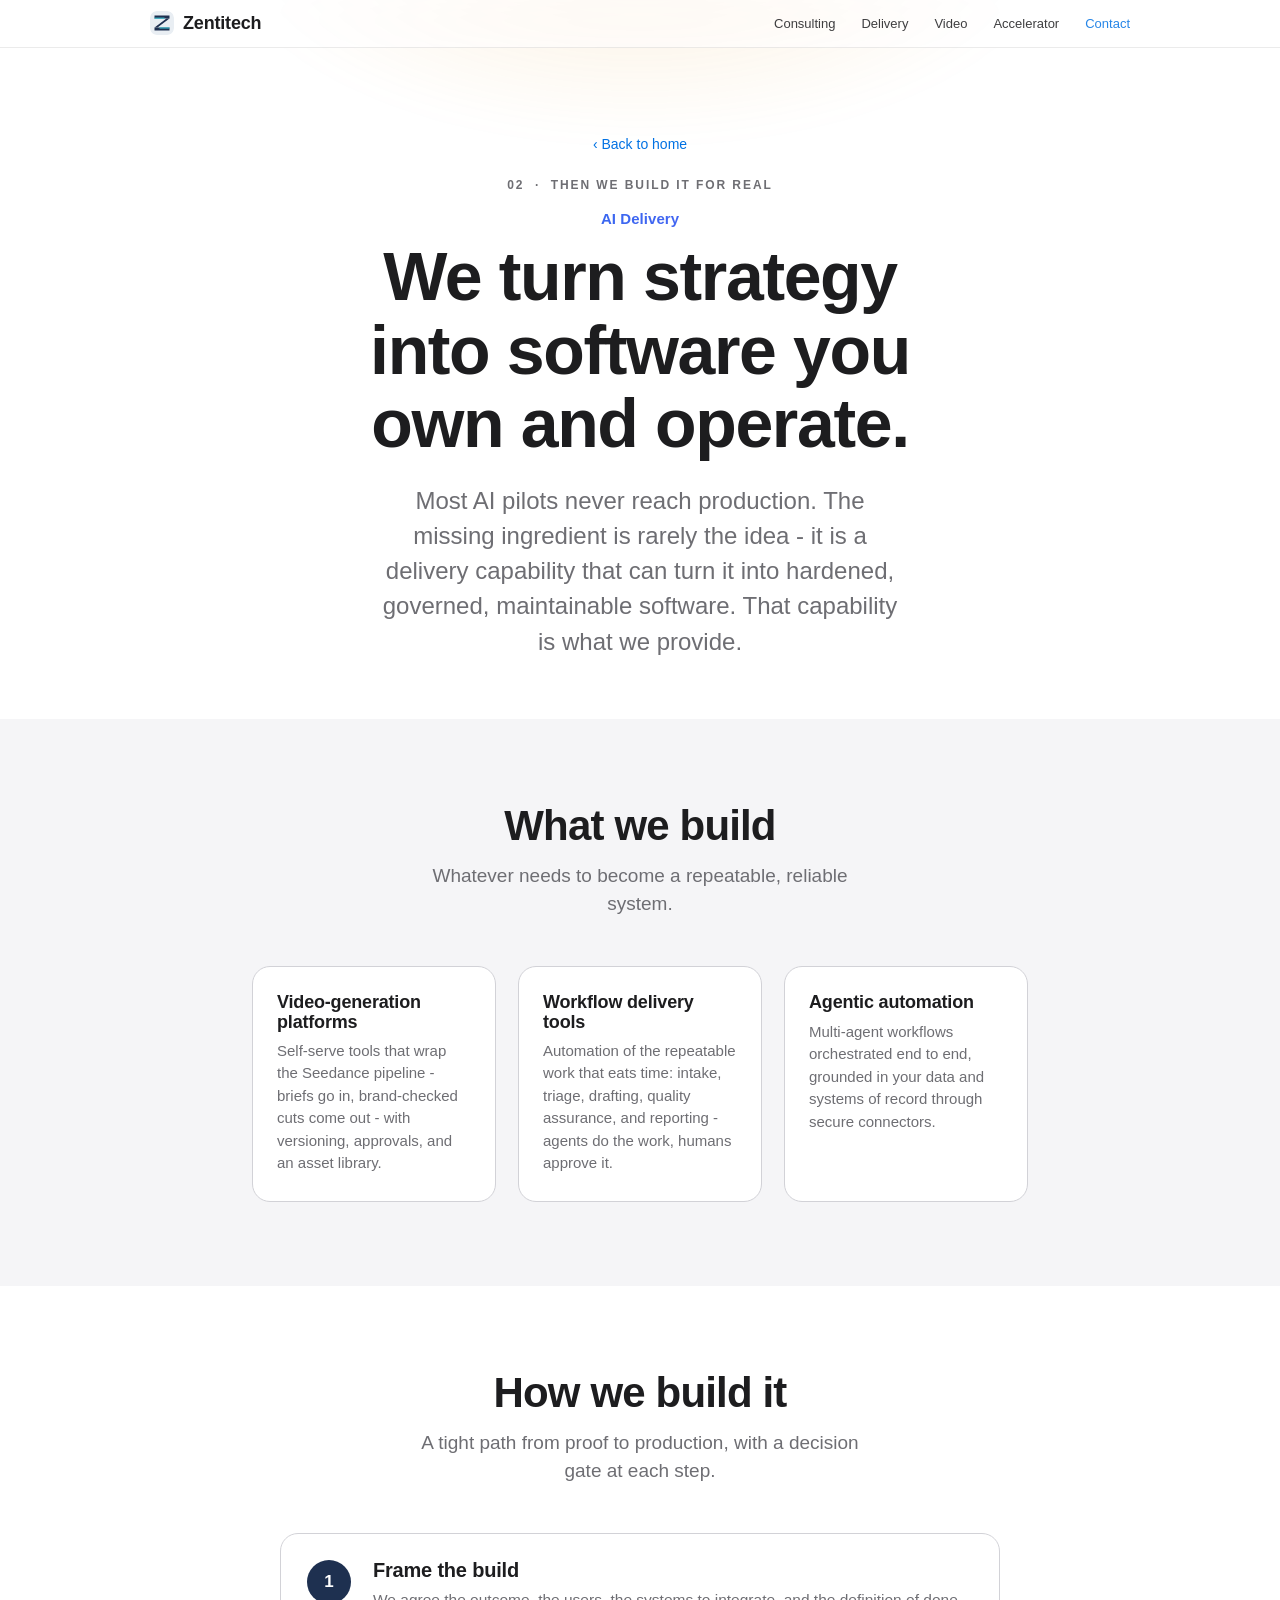
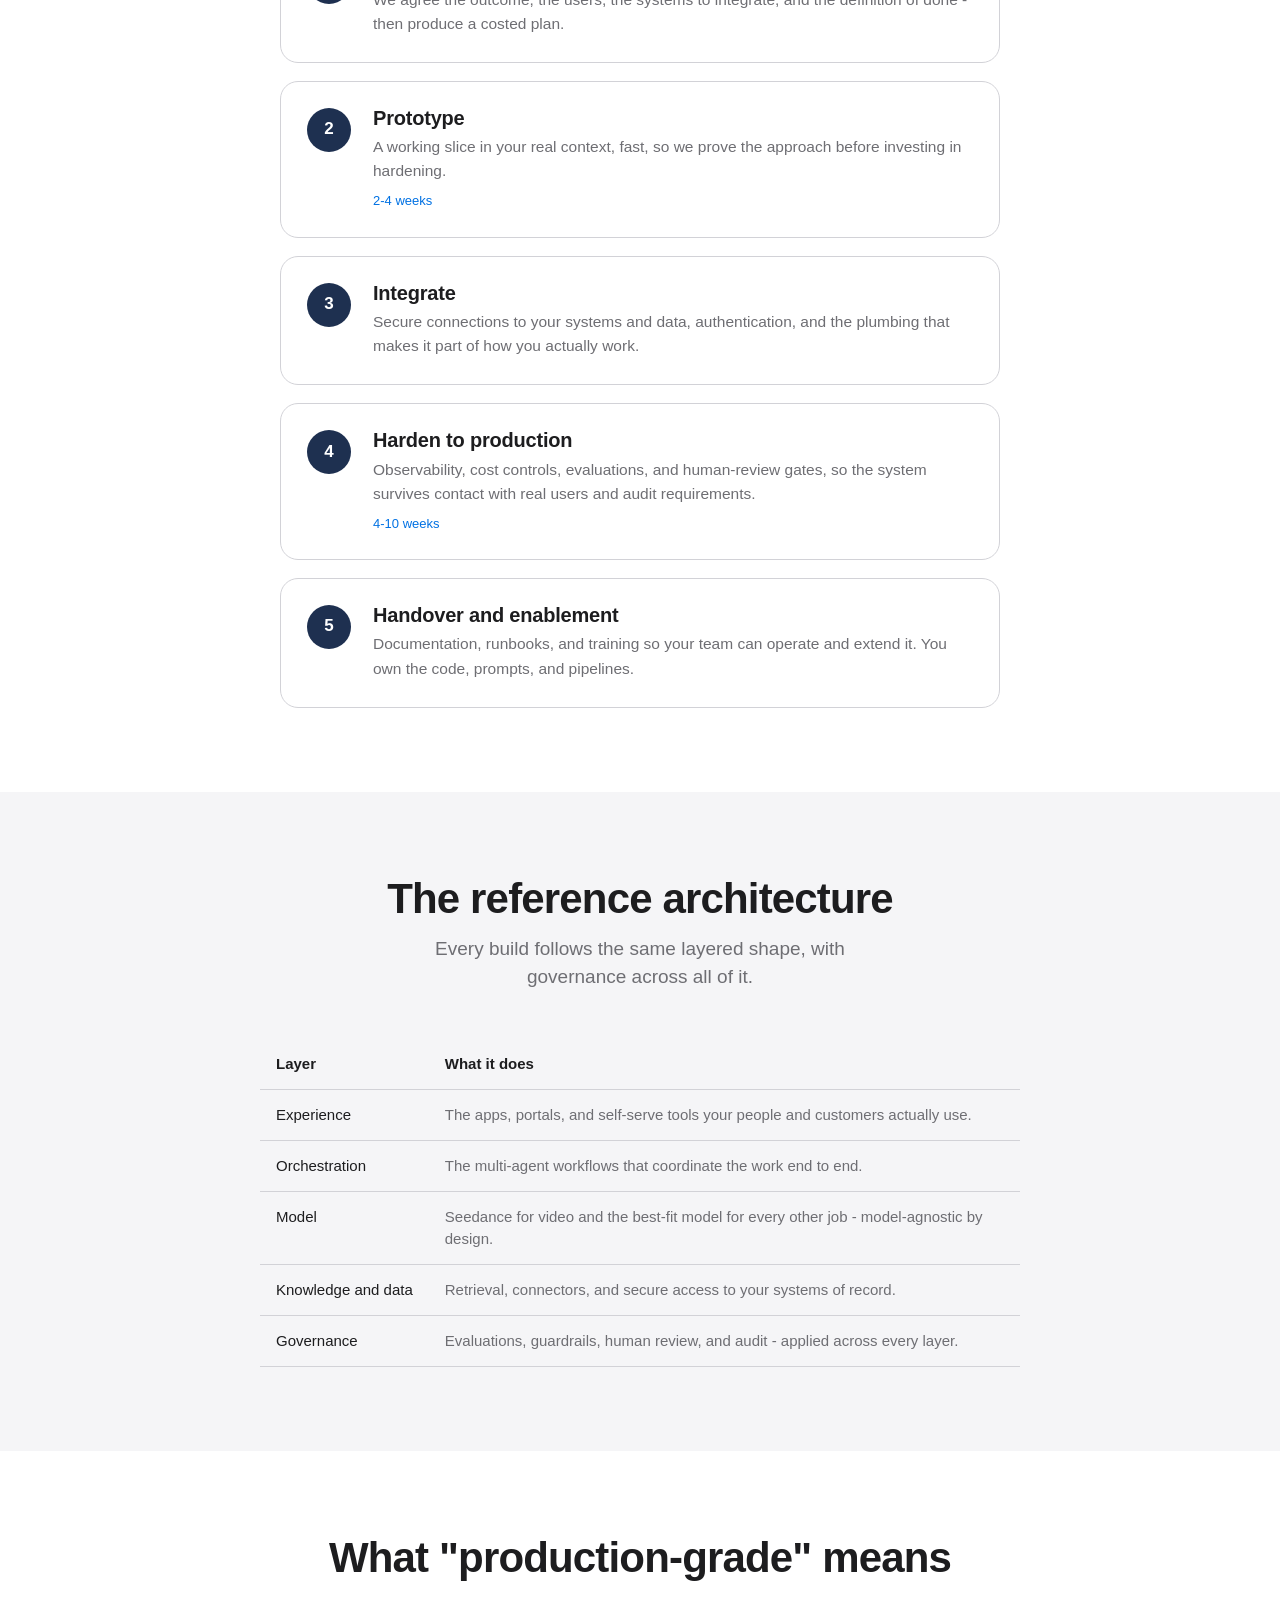
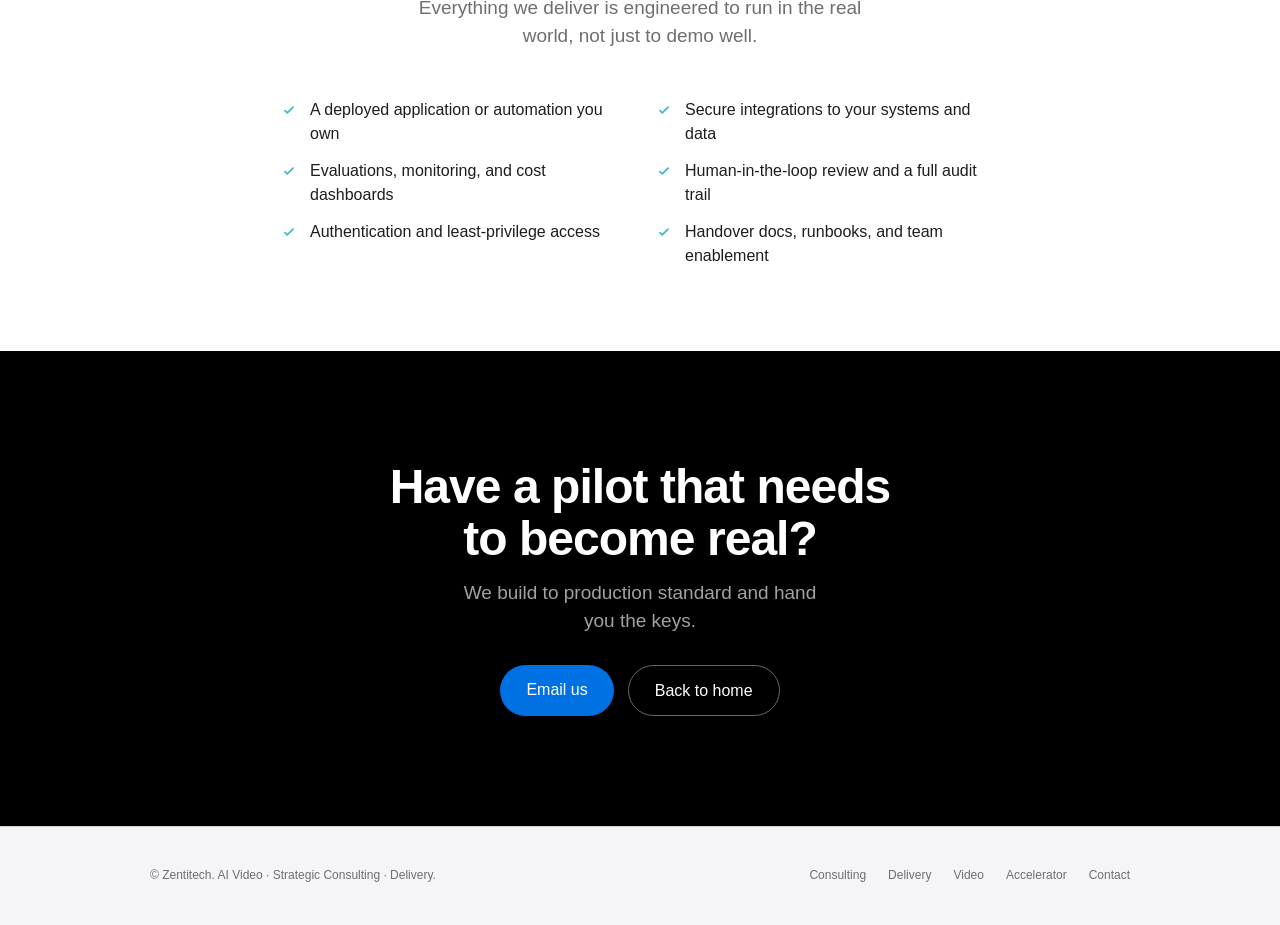
<file: delivery.html>
<!DOCTYPE html>
<html lang="en">
<head>
<meta charset="UTF-8">
<meta name="viewport" content="width=device-width, initial-scale=1">
<title>AI Delivery - Zentitech</title>
<meta name="description" content="How Zentitech's AI delivery works: we build, integrate, and harden production-grade AI software and agents you own and operate.">
<link rel="icon" href="data:image/svg+xml,%3Csvg xmlns='http://www.w3.org/2000/svg' viewBox='0 0 48 48'%3E%3Crect width='48' height='48' rx='12' fill='%23e9eef3'/%3E%3Cpath d='M9 9H39V15H9Z' fill='%231e3050'/%3E%3Cpath d='M33 15H39L15 33H9Z' fill='%231e3050'/%3E%3Cpath d='M9 33H39V39H9Z' fill='%231e3050'/%3E%3Crect x='9' y='13.2' width='20' height='2.3' fill='%233bbccd'/%3E%3Crect x='19' y='32.8' width='20' height='2.3' fill='%233bbccd'/%3E%3C/svg%3E">
<link rel="stylesheet" href="styles.css">
</head>
<body>

<nav class="nav"><div class="nav-inner">
  <a class="brand" href="index.html">
    <svg class="mark" viewBox="0 0 48 48" aria-hidden="true">
      <rect width="48" height="48" rx="12" fill="#e9eef3"/>
      <path d="M9 9H39V15H9Z" fill="#1e3050"/><path d="M33 15H39L15 33H9Z" fill="#1e3050"/>
      <path d="M9 33H39V39H9Z" fill="#1e3050"/>
      <rect x="9" y="13.2" width="20" height="2.3" fill="#3bbccd"/><rect x="19" y="32.8" width="20" height="2.3" fill="#3bbccd"/>
    </svg><span>Zentitech</span></a>
  <div class="nav-links">
    <a href="index.html#consulting">Consulting</a>
    <a href="index.html#delivery">Delivery</a>
    <a href="index.html#video">Video</a>
    <a href="index.html#accelerator">Accelerator</a>
    <a class="cta" href="index.html#contact">Contact</a>
  </div>
</div></nav>

<header class="page-hero hero-delivery">
  <div class="glow"></div>
  <a class="back" href="index.html#delivery">&lsaquo; Back to home</a>
  <p class="chapter reveal">02 &nbsp;·&nbsp; Then we build it for real</p>
  <p class="eyebrow reveal">AI Delivery</p>
  <h1 class="reveal">We turn strategy into software you own and operate.</h1>
  <p class="lead reveal">Most AI pilots never reach production. The missing ingredient is rarely the idea - it is a delivery capability that can turn it into hardened, governed, maintainable software. That capability is what we provide.</p>
</header>

<section class="section alt">
  <div class="wrap">
    <h2 class="reveal">What we build</h2>
    <p class="sub reveal">Whatever needs to become a repeatable, reliable system.</p>
    <div class="grid">
      <div class="card reveal"><h3>Video-generation platforms</h3><p>Self-serve tools that wrap the Seedance pipeline - briefs go in, brand-checked cuts come out - with versioning, approvals, and an asset library.</p></div>
      <div class="card reveal"><h3>Workflow delivery tools</h3><p>Automation of the repeatable work that eats time: intake, triage, drafting, quality assurance, and reporting - agents do the work, humans approve it.</p></div>
      <div class="card reveal"><h3>Agentic automation</h3><p>Multi-agent workflows orchestrated end to end, grounded in your data and systems of record through secure connectors.</p></div>
    </div>
  </div>
</section>

<section class="section">
  <div class="wrap">
    <h2 class="reveal">How we build it</h2>
    <p class="sub reveal">A tight path from proof to production, with a decision gate at each step.</p>
    <div class="steps-v">
      <div class="stepc reveal"><div class="num">1</div><div class="body"><h3>Frame the build</h3><p>We agree the outcome, the users, the systems to integrate, and the definition of done - then produce a costed plan.</p></div></div>
      <div class="stepc reveal"><div class="num">2</div><div class="body"><h3>Prototype</h3><p>A working slice in your real context, fast, so we prove the approach before investing in hardening.</p><div class="meta">2-4 weeks</div></div></div>
      <div class="stepc reveal"><div class="num">3</div><div class="body"><h3>Integrate</h3><p>Secure connections to your systems and data, authentication, and the plumbing that makes it part of how you actually work.</p></div></div>
      <div class="stepc reveal"><div class="num">4</div><div class="body"><h3>Harden to production</h3><p>Observability, cost controls, evaluations, and human-review gates, so the system survives contact with real users and audit requirements.</p><div class="meta">4-10 weeks</div></div></div>
      <div class="stepc reveal"><div class="num">5</div><div class="body"><h3>Handover and enablement</h3><p>Documentation, runbooks, and training so your team can operate and extend it. You own the code, prompts, and pipelines.</p></div></div>
    </div>
  </div>
</section>

<section class="section alt">
  <div class="wrap">
    <h2 class="reveal">The reference architecture</h2>
    <p class="sub reveal">Every build follows the same layered shape, with governance across all of it.</p>
    <table class="tbl reveal">
      <tr><th>Layer</th><th>What it does</th></tr>
      <tr><td>Experience</td><td>The apps, portals, and self-serve tools your people and customers actually use.</td></tr>
      <tr><td>Orchestration</td><td>The multi-agent workflows that coordinate the work end to end.</td></tr>
      <tr><td>Model</td><td>Seedance for video and the best-fit model for every other job - model-agnostic by design.</td></tr>
      <tr><td>Knowledge and data</td><td>Retrieval, connectors, and secure access to your systems of record.</td></tr>
      <tr><td>Governance</td><td>Evaluations, guardrails, human review, and audit - applied across every layer.</td></tr>
    </table>
  </div>
</section>

<section class="section">
  <div class="wrap">
    <h2 class="reveal">What "production-grade" means</h2>
    <p class="sub reveal">Everything we deliver is engineered to run in the real world, not just to demo well.</p>
    <ul class="checks reveal">
      <li>A deployed application or automation you own</li>
      <li>Secure integrations to your systems and data</li>
      <li>Evaluations, monitoring, and cost dashboards</li>
      <li>Human-in-the-loop review and a full audit trail</li>
      <li>Authentication and least-privilege access</li>
      <li>Handover docs, runbooks, and team enablement</li>
    </ul>
  </div>
</section>

<section class="cta-band">
  <div class="wrap">
    <h2 class="reveal">Have a pilot that needs to become real?</h2>
    <p class="reveal">We build to production standard and hand you the keys.</p>
    <div class="actions reveal">
      <a class="btn" href="mailto:info@zentitech.com">Email us</a>
      <a class="btn ghost" href="index.html#top">Back to home</a>
    </div>
  </div>
</section>

<footer><div class="foot-inner">
  <div>&copy; Zentitech. AI Video · Strategic Consulting · Delivery.</div>
  <div class="foot-links">
    <a href="index.html#consulting">Consulting</a>
    <a href="index.html#delivery">Delivery</a>
    <a href="index.html#video">Video</a>
    <a href="index.html#accelerator">Accelerator</a>
    <a href="mailto:info@zentitech.com">Contact</a>
  </div>
</div></footer>

<script>
var io=new IntersectionObserver(function(es){es.forEach(function(e){if(e.isIntersecting){e.target.classList.add('in');io.unobserve(e.target)}})},{threshold:.14,rootMargin:'0px 0px -6% 0px'});
document.querySelectorAll('.reveal').forEach(function(el){io.observe(el)});
(function(){
  if(window.matchMedia && window.matchMedia('(prefers-reduced-motion: reduce)').matches) return;
  document.addEventListener('click',function(e){
    var a=e.target.closest('a'); if(!a) return;
    if(a.target==='_blank'||a.hasAttribute('download')) return;
    var href=a.getAttribute('href')||'';
    if(href===''||href.charAt(0)==='#'||href.indexOf('mailto:')===0||href.indexOf('http')===0) return;
    e.preventDefault();
    document.body.classList.add('pageout');
    setTimeout(function(){window.location=href;},260);
  });
})();
</script>
</body>
</html>
</file>
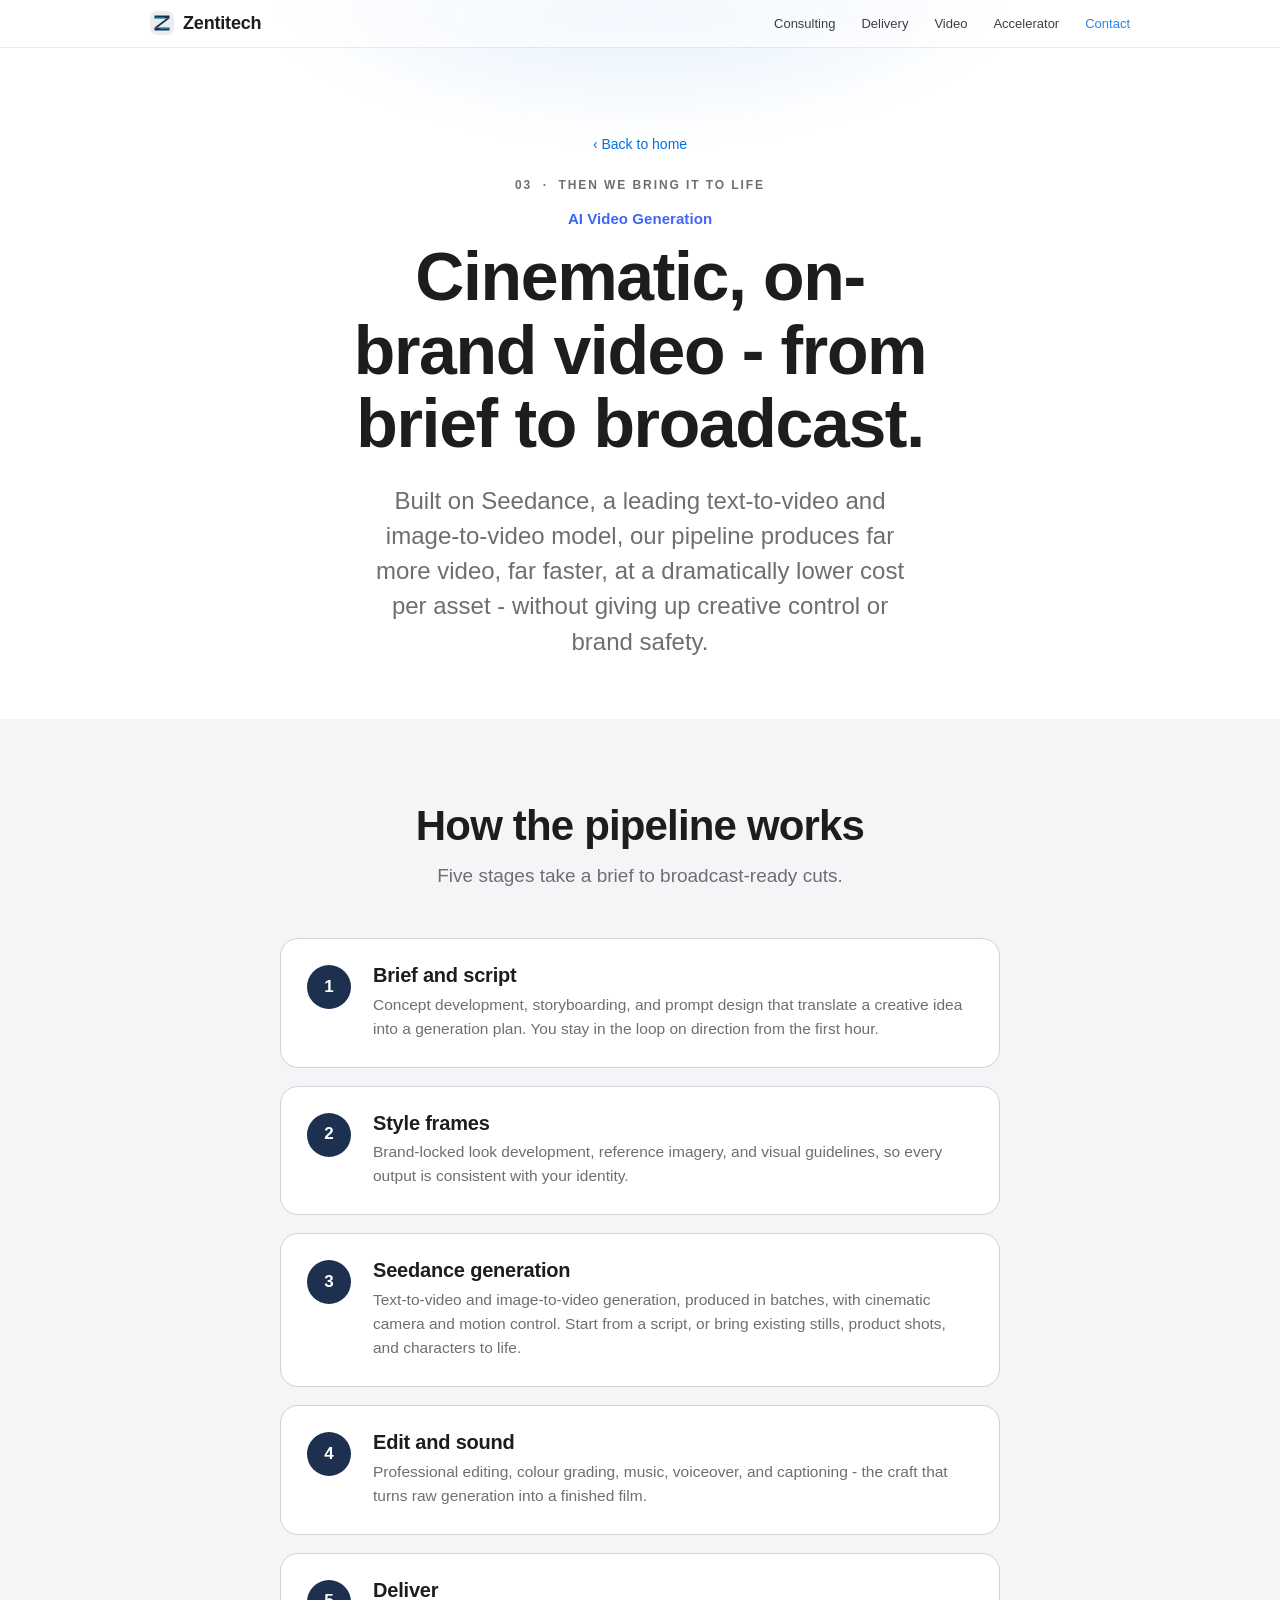
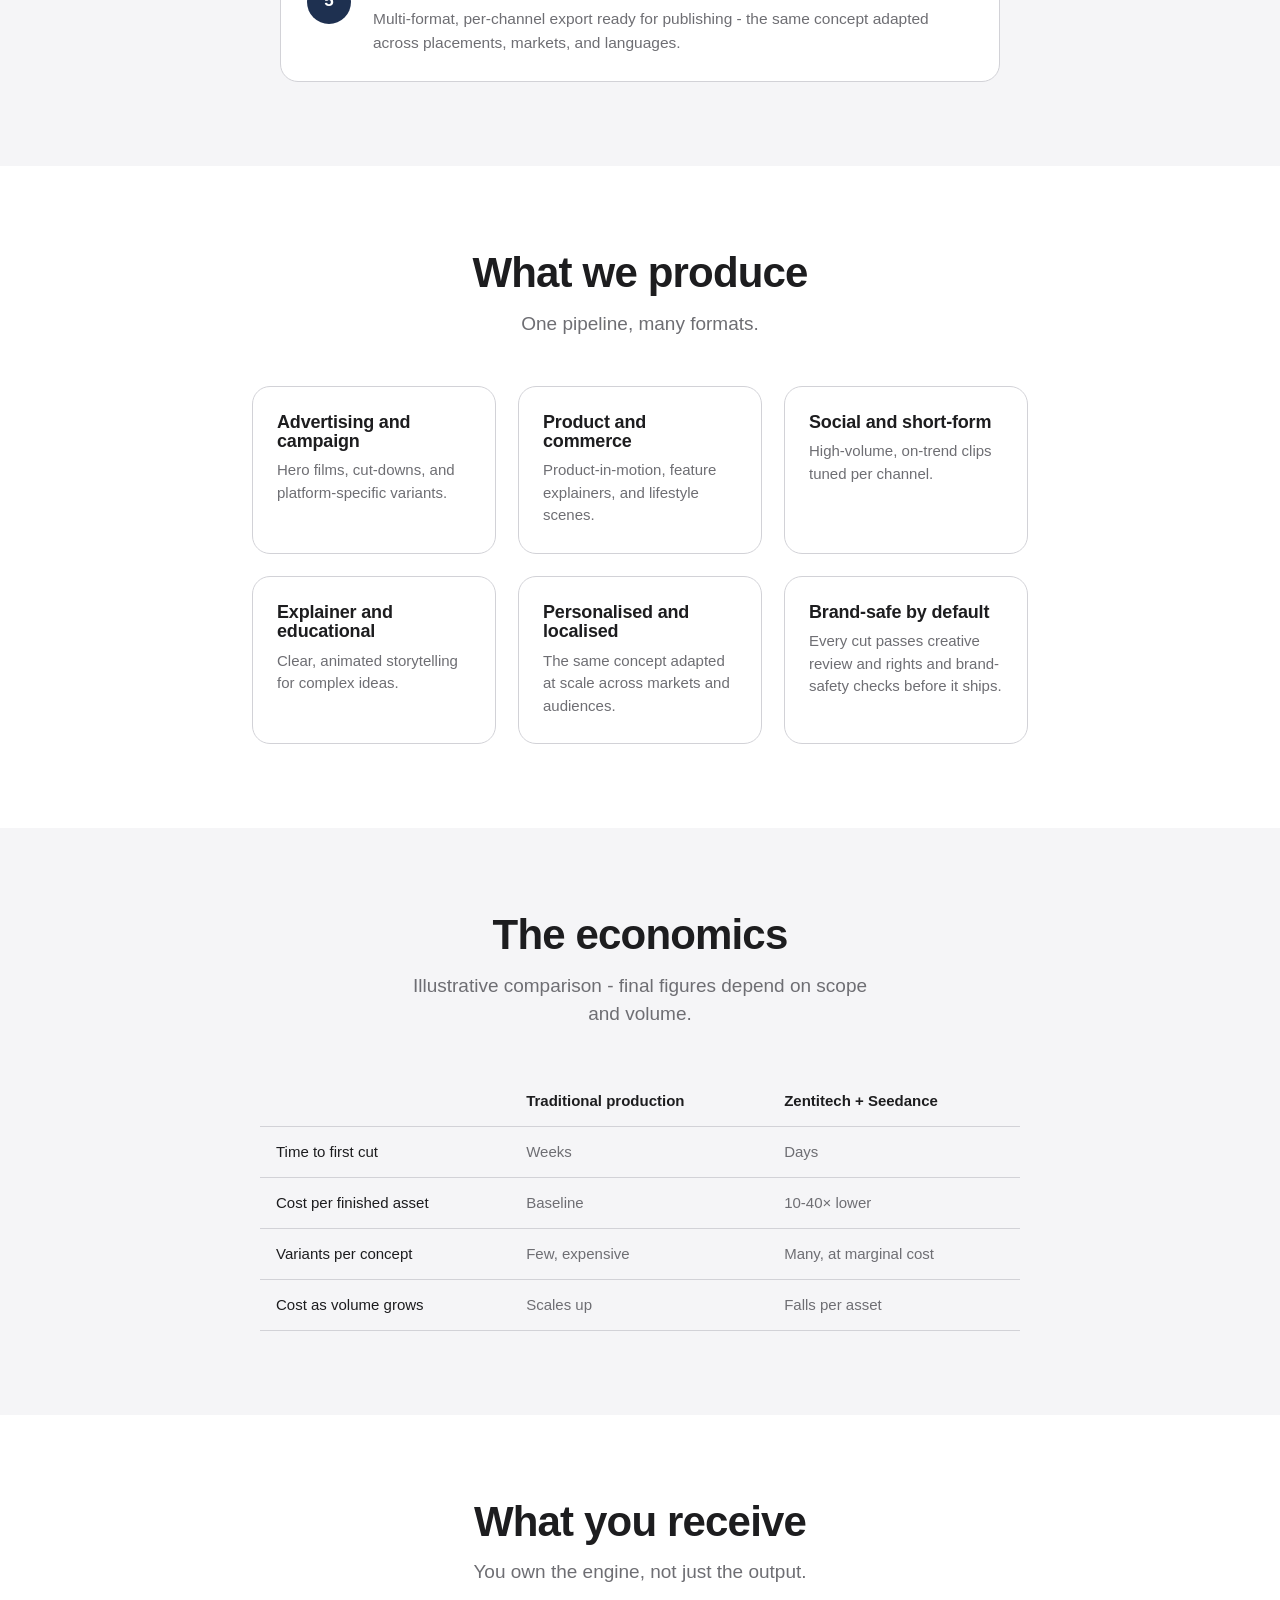
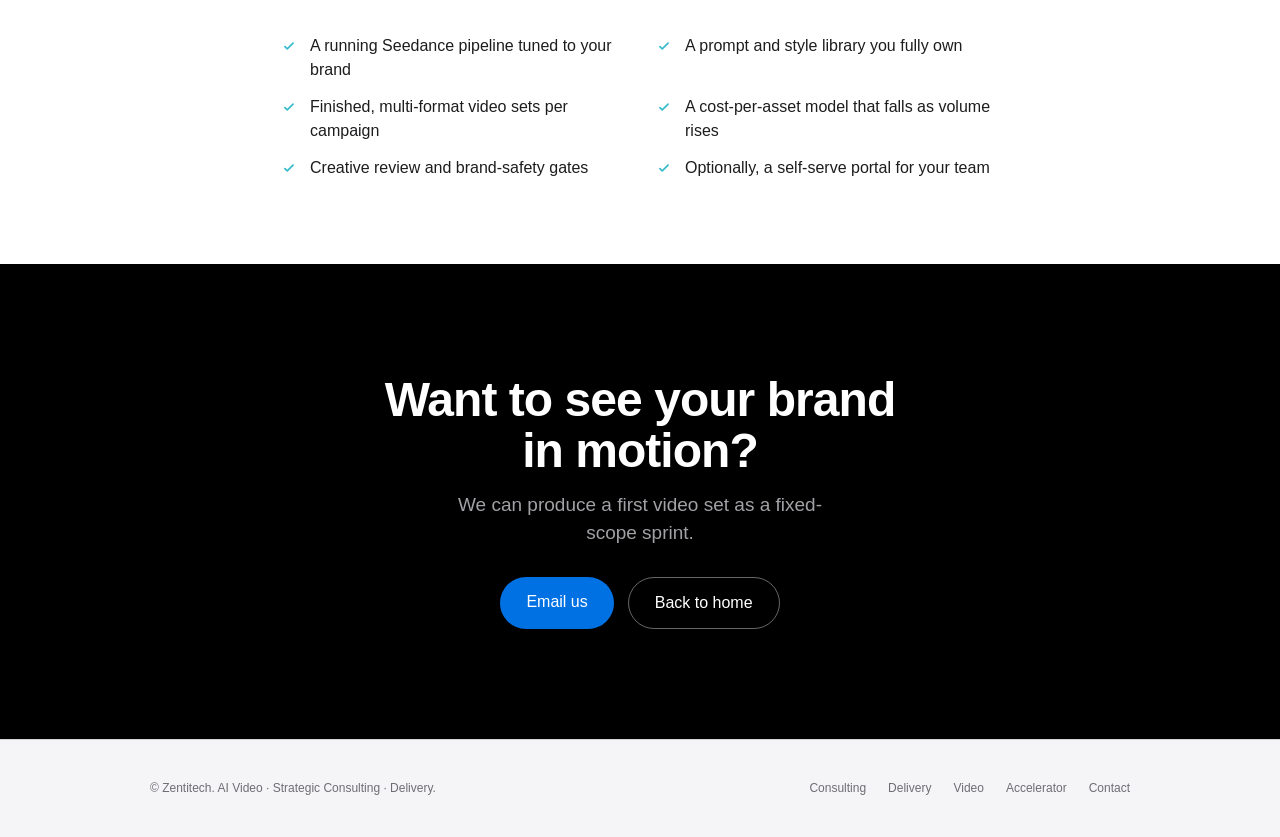
<file: video.html>
<!DOCTYPE html>
<html lang="en">
<head>
<meta charset="UTF-8">
<meta name="viewport" content="width=device-width, initial-scale=1">
<title>AI Video Generation - Zentitech</title>
<meta name="description" content="How Zentitech's AI video generation works: a five-stage Seedance-powered pipeline from brief to broadcast-ready cuts, brand-safe and at scale.">
<link rel="icon" href="data:image/svg+xml,%3Csvg xmlns='http://www.w3.org/2000/svg' viewBox='0 0 48 48'%3E%3Crect width='48' height='48' rx='12' fill='%23e9eef3'/%3E%3Cpath d='M9 9H39V15H9Z' fill='%231e3050'/%3E%3Cpath d='M33 15H39L15 33H9Z' fill='%231e3050'/%3E%3Cpath d='M9 33H39V39H9Z' fill='%231e3050'/%3E%3Crect x='9' y='13.2' width='20' height='2.3' fill='%233bbccd'/%3E%3Crect x='19' y='32.8' width='20' height='2.3' fill='%233bbccd'/%3E%3C/svg%3E">
<link rel="stylesheet" href="styles.css">
</head>
<body>

<nav class="nav"><div class="nav-inner">
  <a class="brand" href="index.html">
    <svg class="mark" viewBox="0 0 48 48" aria-hidden="true">
      <rect width="48" height="48" rx="12" fill="#e9eef3"/>
      <path d="M9 9H39V15H9Z" fill="#1e3050"/><path d="M33 15H39L15 33H9Z" fill="#1e3050"/>
      <path d="M9 33H39V39H9Z" fill="#1e3050"/>
      <rect x="9" y="13.2" width="20" height="2.3" fill="#3bbccd"/><rect x="19" y="32.8" width="20" height="2.3" fill="#3bbccd"/>
    </svg><span>Zentitech</span></a>
  <div class="nav-links">
    <a href="index.html#consulting">Consulting</a>
    <a href="index.html#delivery">Delivery</a>
    <a href="index.html#video">Video</a>
    <a href="index.html#accelerator">Accelerator</a>
    <a class="cta" href="index.html#contact">Contact</a>
  </div>
</div></nav>

<header class="page-hero hero-video">
  <div class="glow"></div>
  <a class="back" href="index.html#video">&lsaquo; Back to home</a>
  <p class="chapter reveal">03 &nbsp;·&nbsp; Then we bring it to life</p>
  <p class="eyebrow reveal">AI Video Generation</p>
  <h1 class="reveal">Cinematic, on-brand video - from brief to broadcast.</h1>
  <p class="lead reveal">Built on Seedance, a leading text-to-video and image-to-video model, our pipeline produces far more video, far faster, at a dramatically lower cost per asset - without giving up creative control or brand safety.</p>
</header>

<section class="section alt">
  <div class="wrap">
    <h2 class="reveal">How the pipeline works</h2>
    <p class="sub reveal">Five stages take a brief to broadcast-ready cuts.</p>
    <div class="steps-v">
      <div class="stepc reveal"><div class="num">1</div><div class="body"><h3>Brief and script</h3><p>Concept development, storyboarding, and prompt design that translate a creative idea into a generation plan. You stay in the loop on direction from the first hour.</p></div></div>
      <div class="stepc reveal"><div class="num">2</div><div class="body"><h3>Style frames</h3><p>Brand-locked look development, reference imagery, and visual guidelines, so every output is consistent with your identity.</p></div></div>
      <div class="stepc reveal"><div class="num">3</div><div class="body"><h3>Seedance generation</h3><p>Text-to-video and image-to-video generation, produced in batches, with cinematic camera and motion control. Start from a script, or bring existing stills, product shots, and characters to life.</p></div></div>
      <div class="stepc reveal"><div class="num">4</div><div class="body"><h3>Edit and sound</h3><p>Professional editing, colour grading, music, voiceover, and captioning - the craft that turns raw generation into a finished film.</p></div></div>
      <div class="stepc reveal"><div class="num">5</div><div class="body"><h3>Deliver</h3><p>Multi-format, per-channel export ready for publishing - the same concept adapted across placements, markets, and languages.</p></div></div>
    </div>
  </div>
</section>

<section class="section">
  <div class="wrap">
    <h2 class="reveal">What we produce</h2>
    <p class="sub reveal">One pipeline, many formats.</p>
    <div class="grid">
      <div class="card reveal"><h3>Advertising and campaign</h3><p>Hero films, cut-downs, and platform-specific variants.</p></div>
      <div class="card reveal"><h3>Product and commerce</h3><p>Product-in-motion, feature explainers, and lifestyle scenes.</p></div>
      <div class="card reveal"><h3>Social and short-form</h3><p>High-volume, on-trend clips tuned per channel.</p></div>
      <div class="card reveal"><h3>Explainer and educational</h3><p>Clear, animated storytelling for complex ideas.</p></div>
      <div class="card reveal"><h3>Personalised and localised</h3><p>The same concept adapted at scale across markets and audiences.</p></div>
      <div class="card reveal"><h3>Brand-safe by default</h3><p>Every cut passes creative review and rights and brand-safety checks before it ships.</p></div>
    </div>
  </div>
</section>

<section class="section alt">
  <div class="wrap">
    <h2 class="reveal">The economics</h2>
    <p class="sub reveal">Illustrative comparison - final figures depend on scope and volume.</p>
    <table class="tbl reveal">
      <tr><th></th><th>Traditional production</th><th>Zentitech + Seedance</th></tr>
      <tr><td>Time to first cut</td><td>Weeks</td><td>Days</td></tr>
      <tr><td>Cost per finished asset</td><td>Baseline</td><td>10-40&times; lower</td></tr>
      <tr><td>Variants per concept</td><td>Few, expensive</td><td>Many, at marginal cost</td></tr>
      <tr><td>Cost as volume grows</td><td>Scales up</td><td>Falls per asset</td></tr>
    </table>
  </div>
</section>

<section class="section">
  <div class="wrap">
    <h2 class="reveal">What you receive</h2>
    <p class="sub reveal">You own the engine, not just the output.</p>
    <ul class="checks reveal">
      <li>A running Seedance pipeline tuned to your brand</li>
      <li>A prompt and style library you fully own</li>
      <li>Finished, multi-format video sets per campaign</li>
      <li>A cost-per-asset model that falls as volume rises</li>
      <li>Creative review and brand-safety gates</li>
      <li>Optionally, a self-serve portal for your team</li>
    </ul>
  </div>
</section>

<section class="cta-band">
  <div class="wrap">
    <h2 class="reveal">Want to see your brand in motion?</h2>
    <p class="reveal">We can produce a first video set as a fixed-scope sprint.</p>
    <div class="actions reveal">
      <a class="btn" href="mailto:info@zentitech.com">Email us</a>
      <a class="btn ghost" href="index.html#top">Back to home</a>
    </div>
  </div>
</section>

<footer><div class="foot-inner">
  <div>&copy; Zentitech. AI Video · Strategic Consulting · Delivery.</div>
  <div class="foot-links">
    <a href="index.html#consulting">Consulting</a>
    <a href="index.html#delivery">Delivery</a>
    <a href="index.html#video">Video</a>
    <a href="index.html#accelerator">Accelerator</a>
    <a href="mailto:info@zentitech.com">Contact</a>
  </div>
</div></footer>

<script>
var io=new IntersectionObserver(function(es){es.forEach(function(e){if(e.isIntersecting){e.target.classList.add('in');io.unobserve(e.target)}})},{threshold:.14,rootMargin:'0px 0px -6% 0px'});
document.querySelectorAll('.reveal').forEach(function(el){io.observe(el)});
(function(){
  if(window.matchMedia && window.matchMedia('(prefers-reduced-motion: reduce)').matches) return;
  document.addEventListener('click',function(e){
    var a=e.target.closest('a'); if(!a) return;
    if(a.target==='_blank'||a.hasAttribute('download')) return;
    var href=a.getAttribute('href')||'';
    if(href===''||href.charAt(0)==='#'||href.indexOf('mailto:')===0||href.indexOf('http')===0) return;
    e.preventDefault();
    document.body.classList.add('pageout');
    setTimeout(function(){window.location=href;},260);
  });
})();
</script>
</body>
</html>
</file>
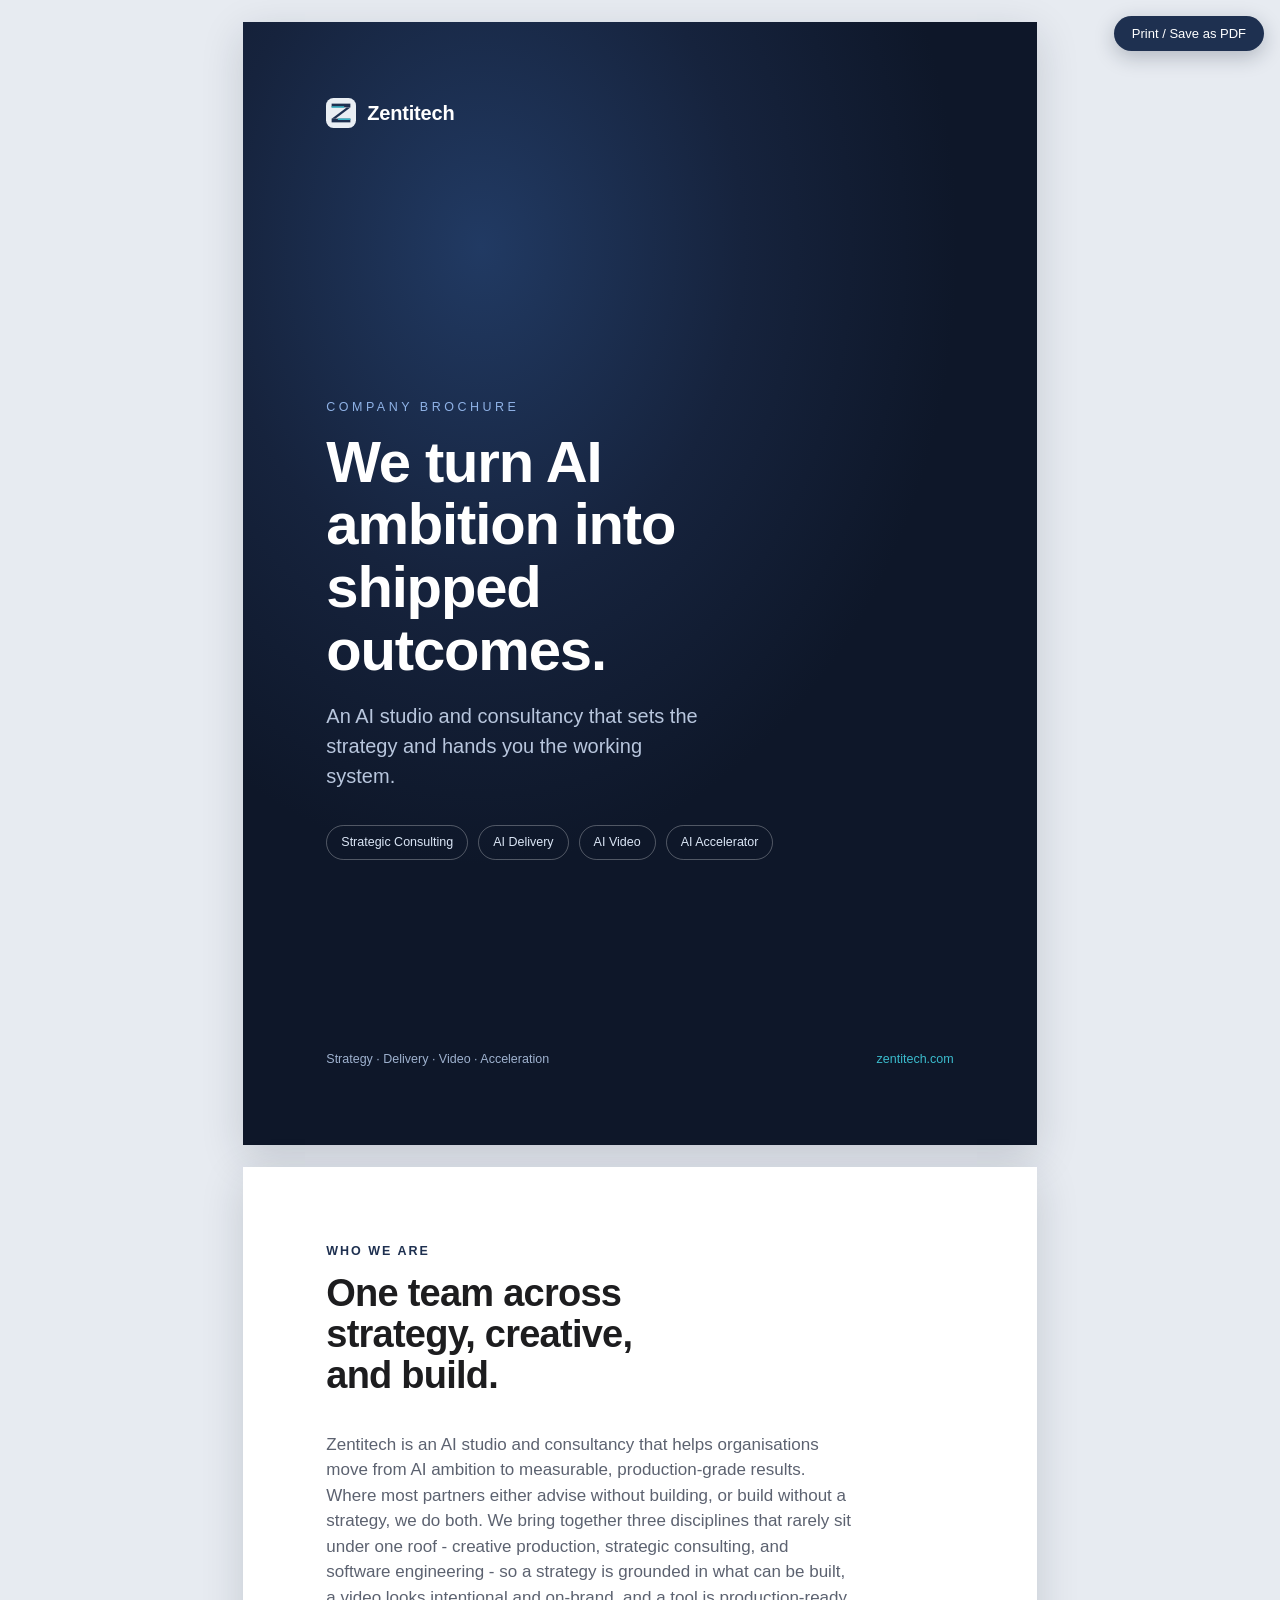
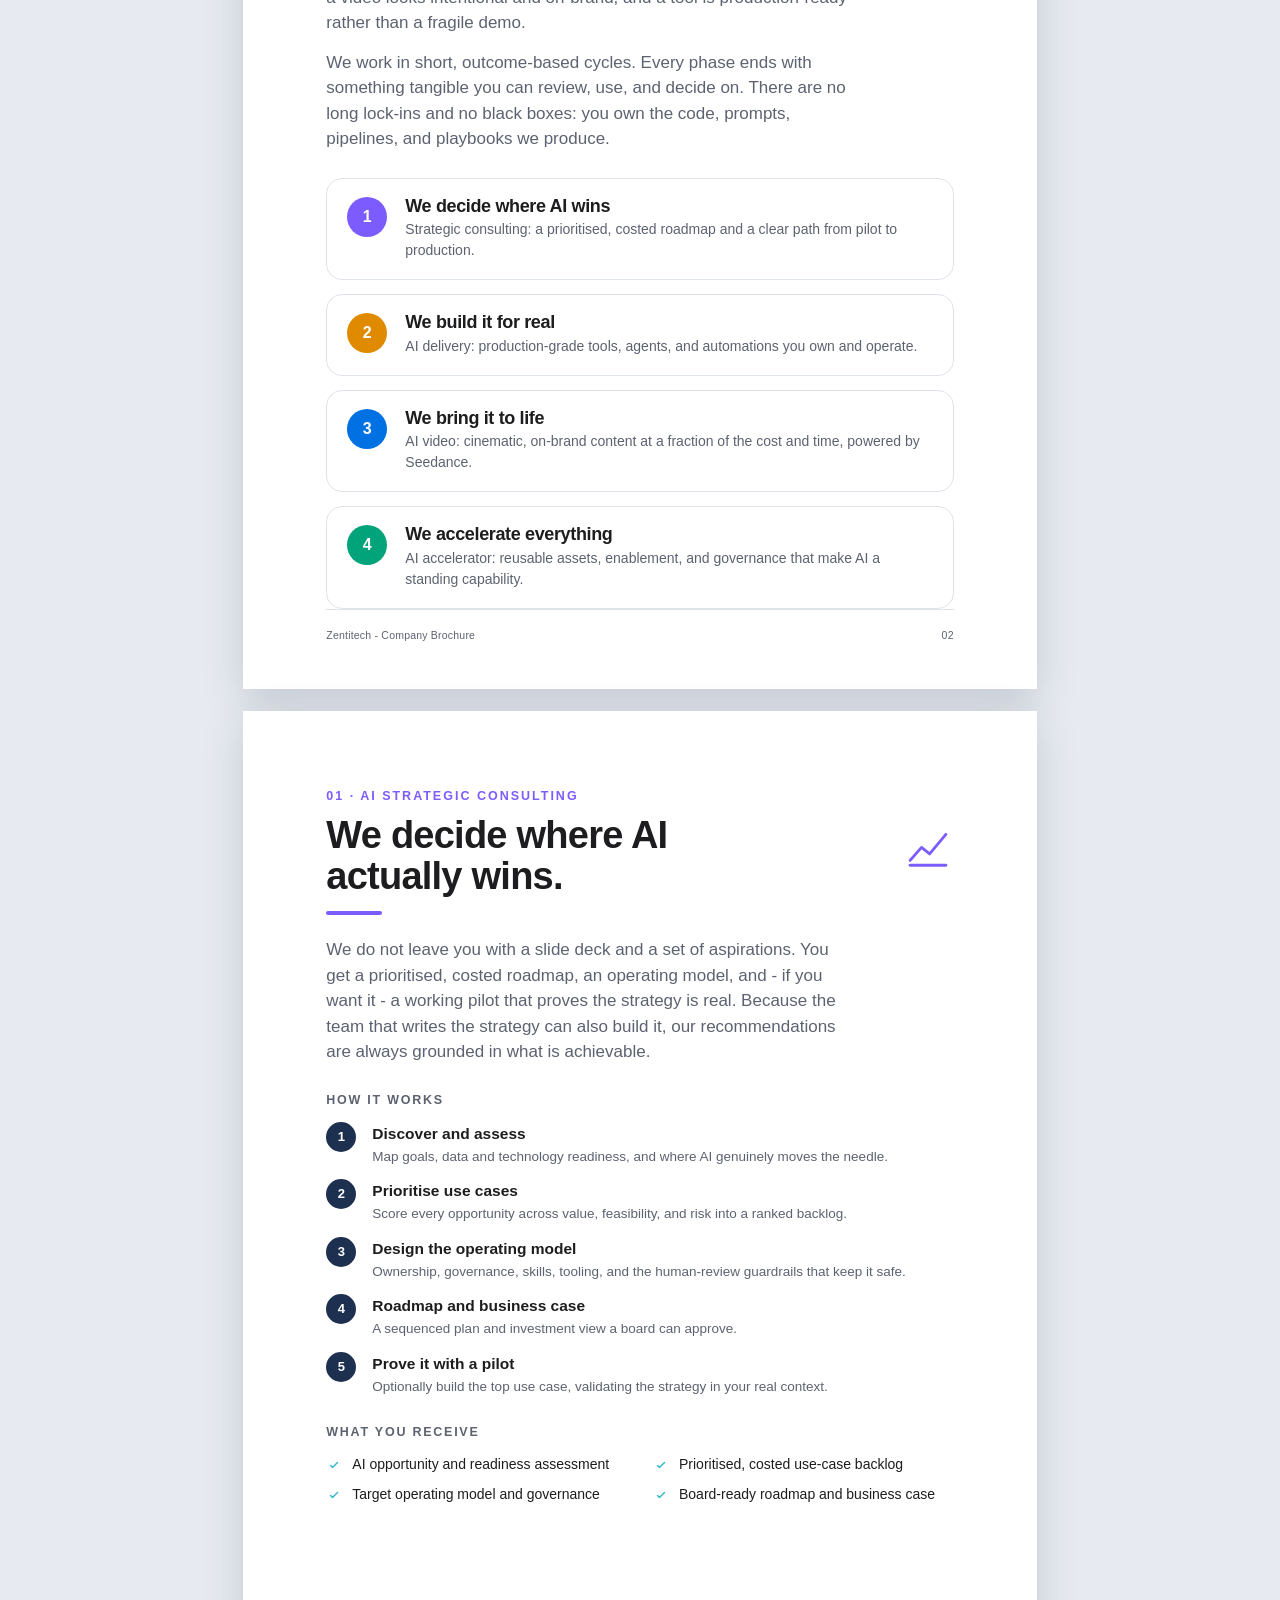
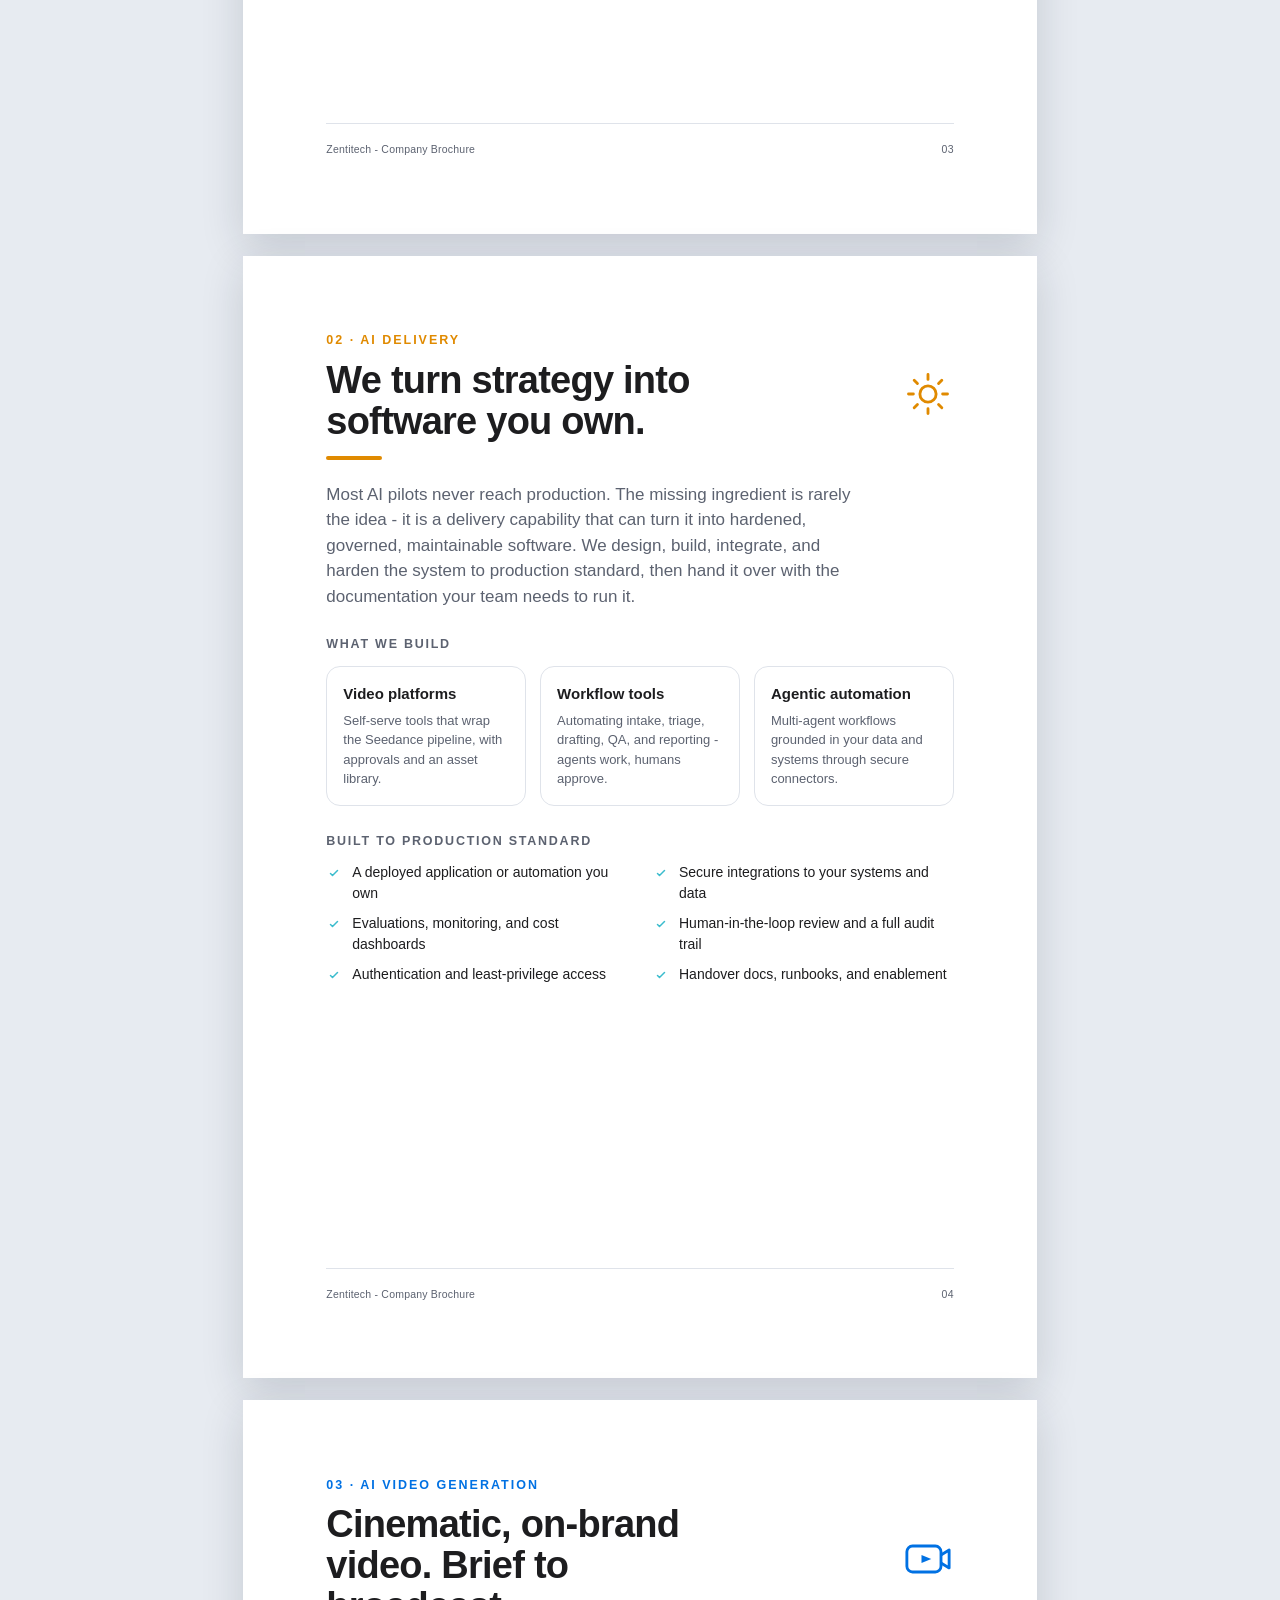
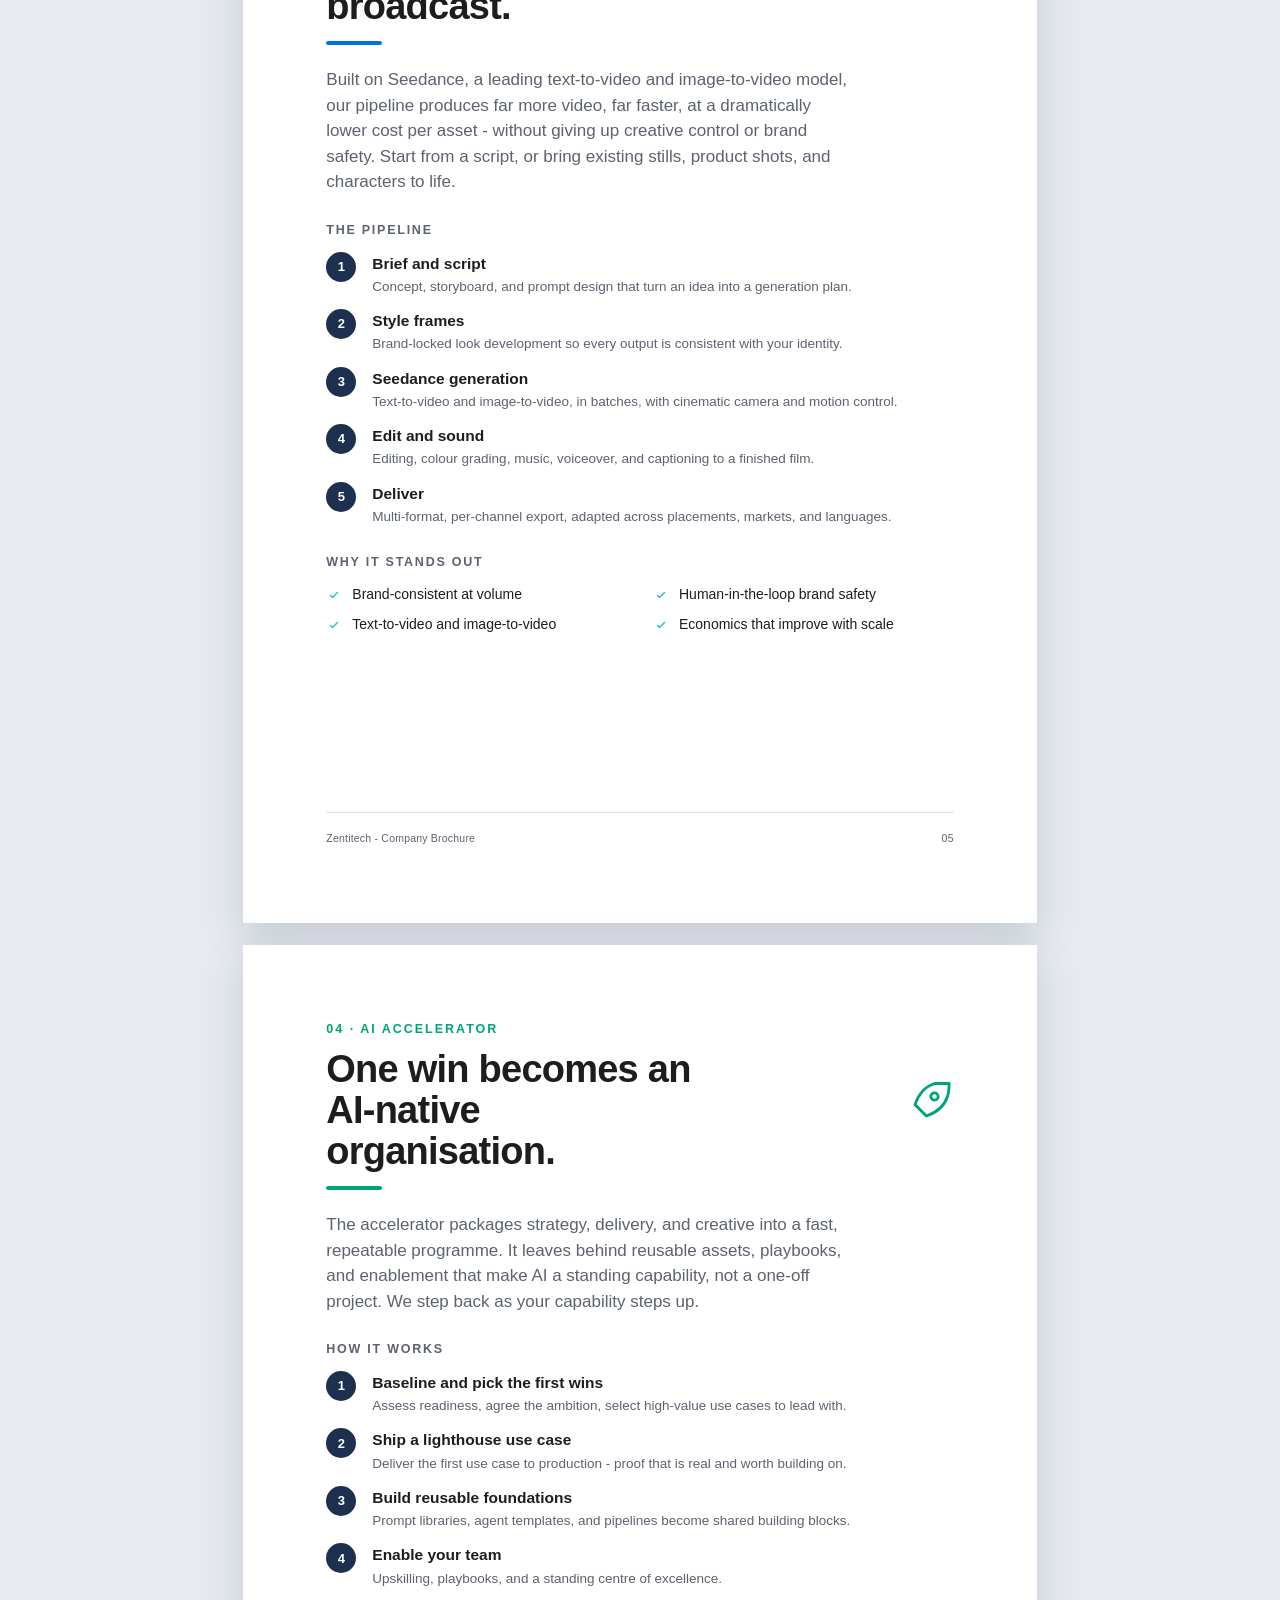
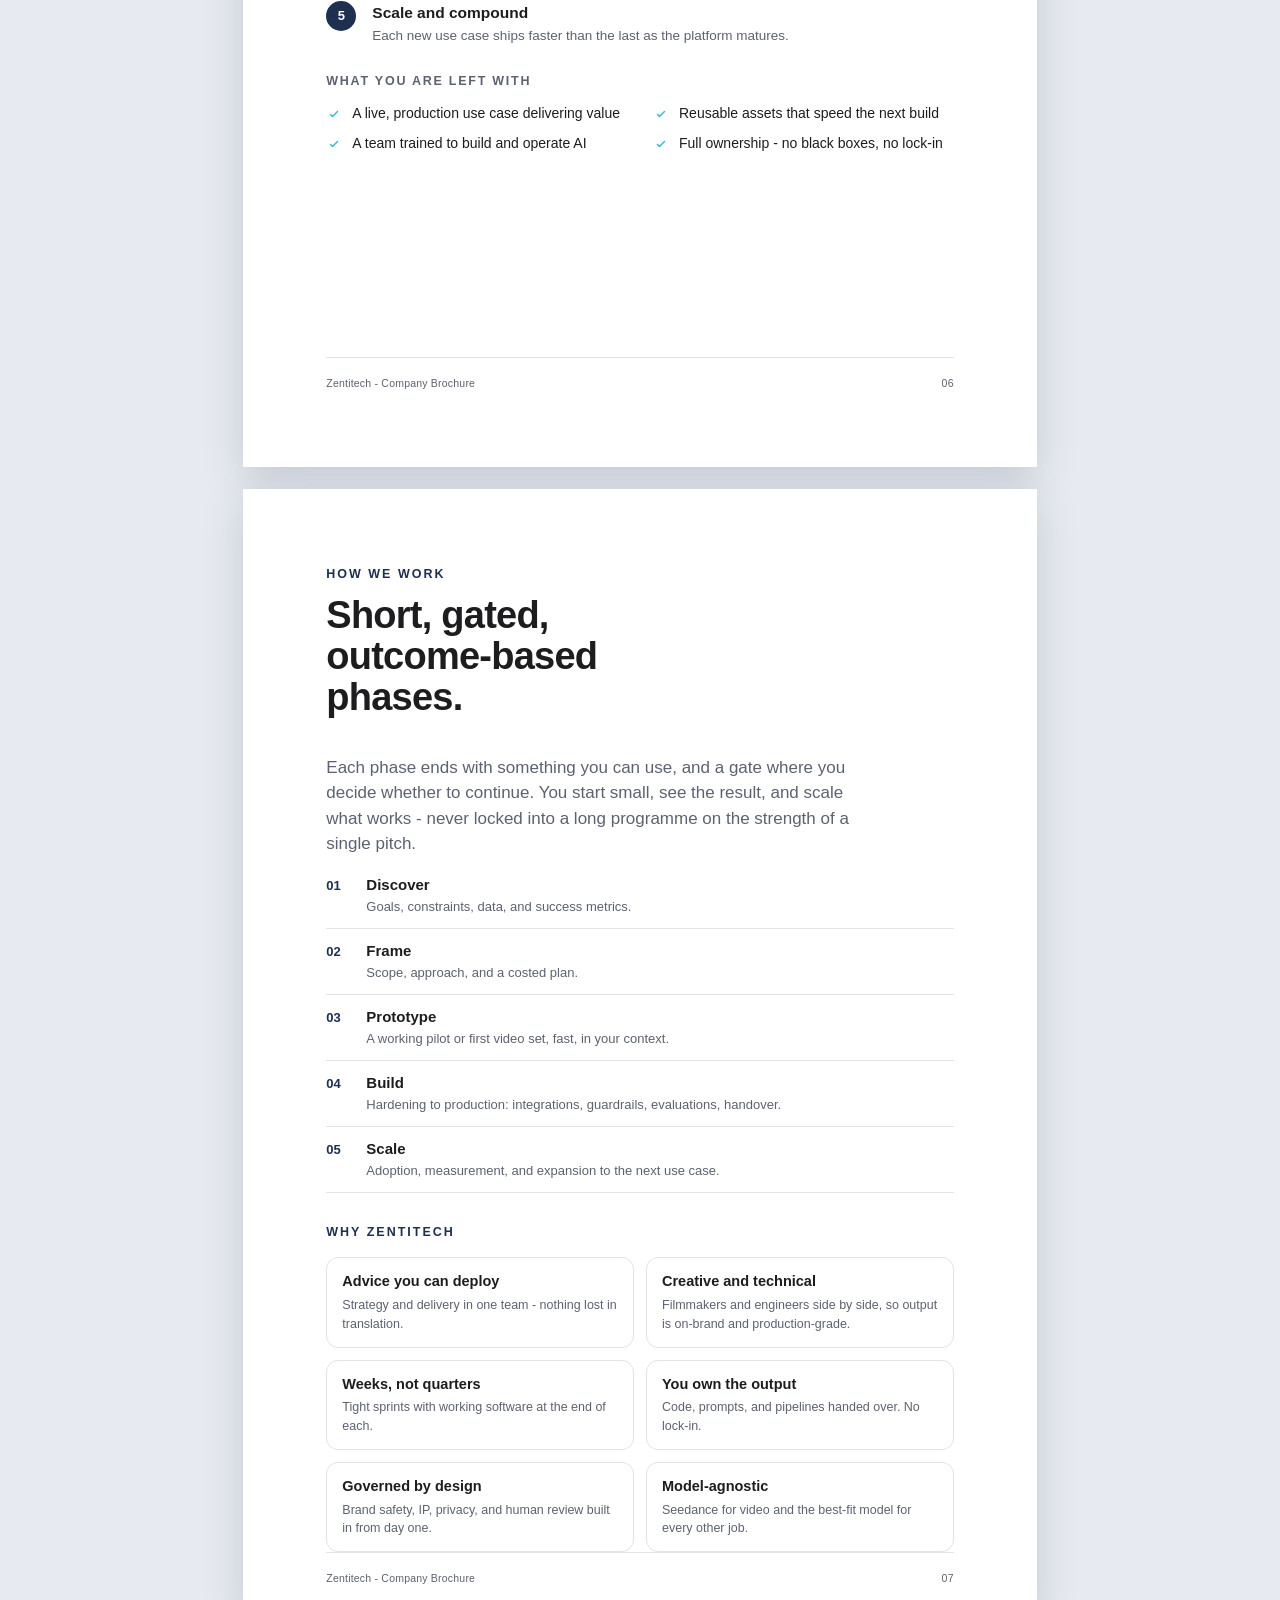
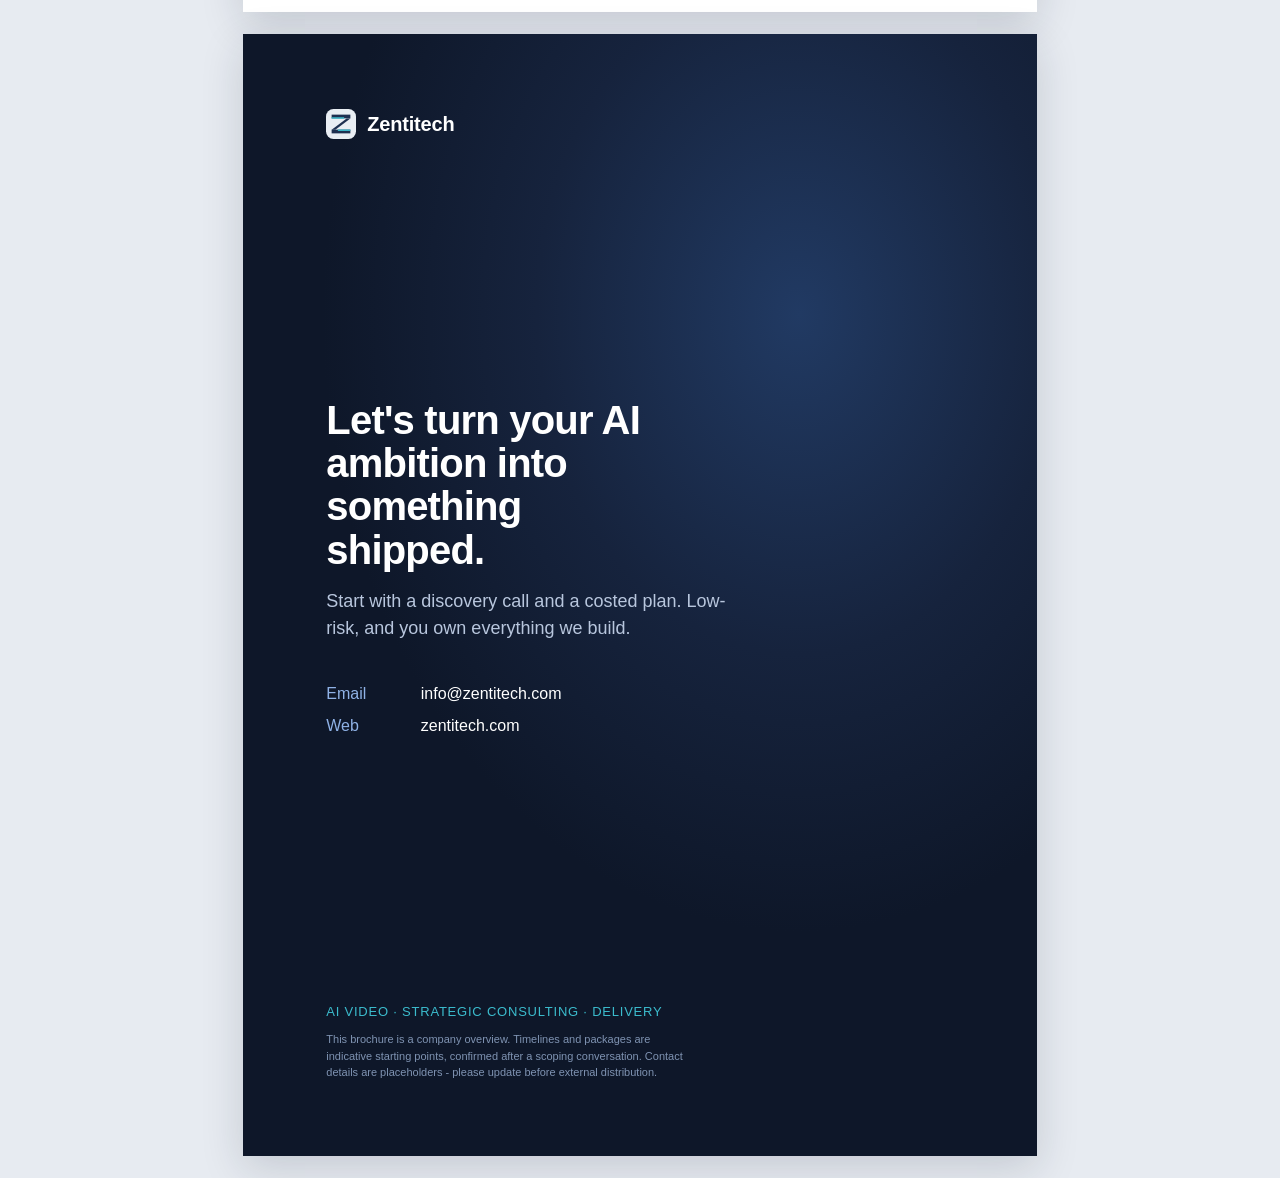
<file: zentitech-brochure.html>
<!DOCTYPE html>
<html lang="en">
<head>
<meta charset="UTF-8">
<meta name="viewport" content="width=device-width, initial-scale=1">
<title>Zentitech - Company Brochure</title>
<meta name="description" content="Zentitech company brochure: AI strategic consulting, AI delivery, AI video generation, and the AI accelerator.">
<link rel="icon" href="data:image/svg+xml,%3Csvg xmlns='http://www.w3.org/2000/svg' viewBox='0 0 48 48'%3E%3Crect width='48' height='48' rx='12' fill='%23e9eef3'/%3E%3Cpath d='M9 9H39V15H9Z' fill='%231e3050'/%3E%3Cpath d='M33 15H39L15 33H9Z' fill='%231e3050'/%3E%3Cpath d='M9 33H39V39H9Z' fill='%231e3050'/%3E%3Crect x='9' y='13.2' width='20' height='2.3' fill='%233bbccd'/%3E%3Crect x='19' y='32.8' width='20' height='2.3' fill='%233bbccd'/%3E%3C/svg%3E">
<style>
  :root{
    --ink:#1d1d1f;--muted:#5c6270;--line:#dfe3ea;
    --navy:#1e3050;--teal:#3bbccd;
    --consult:#7d5cff;--delivery:#e08a00;--video:#0071e3;--accel:#00a37a;
    --font:-apple-system,BlinkMacSystemFont,"SF Pro Display","SF Pro Text","Helvetica Neue",Helvetica,Arial,sans-serif;
  }
  *{box-sizing:border-box;margin:0;padding:0}
  body{font-family:var(--font);color:var(--ink);background:#e7ebf1;-webkit-font-smoothing:antialiased;line-height:1.5}
  h1,h2,h3{letter-spacing:-.02em;font-weight:600;line-height:1.08}

  /* Page model - A4 (fixed geometry so screen == print, one sheet per page) */
  .page{
    position:relative;width:210mm;height:297mm;background:#fff;margin:22px auto;
    padding:20mm 22mm;box-shadow:0 12px 40px rgba(20,30,50,.16);overflow:hidden;display:flex;flex-direction:column;
  }
  .pg-foot{margin-top:auto;padding-top:18px;border-top:1px solid var(--line);display:flex;justify-content:space-between;
    font-size:10.5px;color:var(--muted);letter-spacing:.02em}

  /* Brand mark */
  .mark{width:30px;height:30px;display:block}
  .brandrow{display:flex;align-items:center;gap:11px}
  .brandrow .name{font-weight:600;font-size:20px;letter-spacing:-.01em}

  /* Cover */
  .cover{background:radial-gradient(60% 55% at 30% 20%,#213a63 0%,#16233d 55%,#0e1729 100%);color:#eef2f8;justify-content:space-between}
  .cover .name{color:#fff}
  .cover .kicker{font-size:12.5px;letter-spacing:.28em;text-transform:uppercase;color:#8fb2e6;margin-top:80px}
  .cover h1{font-size:58px;color:#fff;max-width:15ch;margin-top:14px}
  .cover .sub{font-size:20px;color:#b8c6dd;max-width:34ch;margin-top:20px;font-weight:400}
  .cover .chips{display:flex;gap:10px;flex-wrap:wrap;margin-top:34px}
  .cover .chip{font-size:12.5px;padding:7px 14px;border:1px solid rgba(255,255,255,.28);border-radius:980px;color:#dbe6f6}
  .cover .cover-foot{display:flex;justify-content:space-between;align-items:flex-end;font-size:12.5px;color:#9fb2cf}
  .cover .cover-foot .teal{color:var(--teal)}

  /* Section heads */
  .eyebrow{font-size:12.5px;font-weight:700;letter-spacing:.16em;text-transform:uppercase;margin-bottom:10px}
  .lede{font-size:17px;color:var(--muted);max-width:56ch}
  h2.big{font-size:38px;max-width:18ch;margin:2px 0 14px}
  .rule{height:4px;width:56px;border-radius:4px;margin:0 0 22px}

  /* Overview arc */
  .arc{display:flex;flex-direction:column;gap:14px;margin-top:26px}
  .arcrow{display:flex;gap:18px;align-items:flex-start;border:1px solid var(--line);border-radius:16px;padding:18px 20px}
  .arcrow .idx{flex:0 0 auto;width:40px;height:40px;border-radius:50%;color:#fff;font-weight:600;display:flex;align-items:center;justify-content:center;font-size:16px}
  .arcrow h3{font-size:18px;margin-bottom:3px}
  .arcrow p{font-size:14px;color:var(--muted)}

  /* Practice page */
  .ptop{display:flex;align-items:center;justify-content:space-between}
  .pnum{font-size:64px;font-weight:700;letter-spacing:-.03em;line-height:1;opacity:.16}
  .picon{width:52px;height:52px}
  .steps{display:flex;flex-direction:column;gap:12px;margin-top:8px}
  .stp{display:flex;gap:16px;align-items:flex-start}
  .stp .sn{flex:0 0 auto;width:30px;height:30px;border-radius:50%;background:var(--navy);color:#fff;font-size:13px;font-weight:600;display:flex;align-items:center;justify-content:center}
  .stp h4{font-size:15.5px;margin-bottom:2px}
  .stp p{font-size:13.5px;color:var(--muted)}
  .blk{margin-top:26px}
  .blk .lbl{font-size:12.5px;font-weight:700;letter-spacing:.14em;text-transform:uppercase;color:var(--muted);margin-bottom:12px}
  .cards{display:grid;grid-template-columns:1fr 1fr 1fr;gap:14px}
  .card{border:1px solid var(--line);border-radius:14px;padding:16px}
  .card h4{font-size:15px;margin-bottom:5px}
  .card p{font-size:13px;color:var(--muted)}
  .checks{list-style:none;display:grid;grid-template-columns:1fr 1fr;gap:9px 26px;margin-top:4px}
  .checks li{font-size:14px;padding-left:26px;position:relative}
  .checks li::before{content:"";position:absolute;left:0;top:3px;width:16px;height:16px;border-radius:50%;background:var(--teal);
    -webkit-mask:url("data:image/svg+xml,%3Csvg xmlns='http://www.w3.org/2000/svg' viewBox='0 0 24 24'%3E%3Cpath d='M5 13l4 4L19 7' fill='none' stroke='white' stroke-width='3' stroke-linecap='round' stroke-linejoin='round'/%3E%3C/svg%3E") center/12px no-repeat;
    mask:url("data:image/svg+xml,%3Csvg xmlns='http://www.w3.org/2000/svg' viewBox='0 0 24 24'%3E%3Cpath d='M5 13l4 4L19 7' fill='none' stroke='white' stroke-width='3' stroke-linecap='round' stroke-linejoin='round'/%3E%3C/svg%3E") center/12px no-repeat}

  /* Two-up page (how we work + why) */
  .half{padding-top:6px}
  .phase{display:flex;gap:14px;align-items:baseline;padding:11px 0;border-bottom:1px solid var(--line)}
  .phase .pn{font-size:13px;font-weight:700;color:var(--navy);width:26px}
  .phase h4{font-size:15px;margin-bottom:1px}
  .phase p{font-size:13px;color:var(--muted)}
  .why{display:grid;grid-template-columns:1fr 1fr;gap:12px;margin-top:6px}
  .why .w{border:1px solid var(--line);border-radius:12px;padding:13px 15px}
  .why .w h4{font-size:14.5px;margin-bottom:3px}
  .why .w p{font-size:12.5px;color:var(--muted)}

  /* Back cover */
  .back{background:radial-gradient(60% 55% at 70% 25%,#213a63 0%,#16233d 55%,#0e1729 100%);color:#eef2f8;justify-content:space-between}
  .back h2{font-size:40px;color:#fff;max-width:16ch}
  .back .sub{font-size:18px;color:#b8c6dd;max-width:40ch;margin-top:16px}
  .back .contact{margin-top:36px;font-size:16px;line-height:2}
  .back .contact .k{color:#8fb2e6;display:inline-block;width:90px}
  .back .contact a{color:#fff;text-decoration:none}
  .back .disc{font-size:11px;color:#7f93b2;max-width:60ch}

  /* Toolbar (screen only) */
  .bar{position:fixed;top:16px;right:16px;z-index:50;display:flex;gap:10px}
  .bar button{font-family:inherit;font-size:13px;font-weight:500;border:none;border-radius:980px;padding:10px 18px;cursor:pointer;
    background:var(--navy);color:#fff;box-shadow:0 6px 20px rgba(20,30,50,.25)}
  .bar button:hover{background:#28406a}

  @media print{
    html,body{background:#fff;margin:0}
    .page{
      width:210mm;height:297mm;margin:0;box-shadow:none;padding:20mm 22mm;
      break-after:page;page-break-after:always;break-inside:avoid;overflow:hidden;
    }
    .page:last-child{break-after:auto;page-break-after:auto}
    .bar{display:none}
    *{-webkit-print-color-adjust:exact;print-color-adjust:exact}
  }
  @page{size:A4;margin:0}
</style>
</head>
<body>

<div class="bar"><button onclick="window.print()">Print / Save as PDF</button></div>

<!-- ===== Page 1: Cover ===== -->
<section class="page cover">
  <div class="brandrow">
    <svg class="mark" viewBox="0 0 48 48" aria-hidden="true">
      <rect width="48" height="48" rx="12" fill="#e9eef3"/>
      <path d="M9 9H39V15H9Z" fill="#1e3050"/><path d="M33 15H39L15 33H9Z" fill="#1e3050"/><path d="M9 33H39V39H9Z" fill="#1e3050"/>
      <rect x="9" y="13.2" width="20" height="2.3" fill="#3bbccd"/><rect x="19" y="32.8" width="20" height="2.3" fill="#3bbccd"/>
    </svg>
    <span class="name">Zentitech</span>
  </div>
  <div>
    <p class="kicker">Company Brochure</p>
    <h1>We turn AI ambition into shipped outcomes.</h1>
    <p class="sub">An AI studio and consultancy that sets the strategy and hands you the working system.</p>
    <div class="chips">
      <span class="chip">Strategic Consulting</span>
      <span class="chip">AI Delivery</span>
      <span class="chip">AI Video</span>
      <span class="chip">AI Accelerator</span>
    </div>
  </div>
  <div class="cover-foot">
    <span>Strategy · Delivery · Video · Acceleration</span>
    <span class="teal">zentitech.com</span>
  </div>
</section>

<!-- ===== Page 2: Overview ===== -->
<section class="page">
  <p class="eyebrow" style="color:var(--navy)">Who we are</p>
  <h2 class="big">One team across strategy, creative, and build.</h2>
  <div class="rule" style="background:var(--teal)"></div>
  <p class="lede">Zentitech is an AI studio and consultancy that helps organisations move from AI ambition to measurable, production-grade results. Where most partners either advise without building, or build without a strategy, we do both. We bring together three disciplines that rarely sit under one roof - creative production, strategic consulting, and software engineering - so a strategy is grounded in what can be built, a video looks intentional and on-brand, and a tool is production-ready rather than a fragile demo.</p>
  <p class="lede" style="margin-top:14px">We work in short, outcome-based cycles. Every phase ends with something tangible you can review, use, and decide on. There are no long lock-ins and no black boxes: you own the code, prompts, pipelines, and playbooks we produce.</p>

  <div class="arc">
    <div class="arcrow"><div class="idx" style="background:var(--consult)">1</div><div><h3>We decide where AI wins</h3><p>Strategic consulting: a prioritised, costed roadmap and a clear path from pilot to production.</p></div></div>
    <div class="arcrow"><div class="idx" style="background:var(--delivery)">2</div><div><h3>We build it for real</h3><p>AI delivery: production-grade tools, agents, and automations you own and operate.</p></div></div>
    <div class="arcrow"><div class="idx" style="background:var(--video)">3</div><div><h3>We bring it to life</h3><p>AI video: cinematic, on-brand content at a fraction of the cost and time, powered by Seedance.</p></div></div>
    <div class="arcrow"><div class="idx" style="background:var(--accel)">4</div><div><h3>We accelerate everything</h3><p>AI accelerator: reusable assets, enablement, and governance that make AI a standing capability.</p></div></div>
  </div>

  <div class="pg-foot"><span>Zentitech - Company Brochure</span><span>02</span></div>
</section>

<!-- ===== Page 3: Consulting ===== -->
<section class="page">
  <div class="ptop">
    <div>
      <p class="eyebrow" style="color:var(--consult)">01 · AI Strategic Consulting</p>
      <h2 class="big">We decide where AI actually wins.</h2>
    </div>
    <svg class="picon" viewBox="0 0 64 64" fill="none"><path d="M10 46l14-16 10 8 20-24" stroke="#7d5cff" stroke-width="3.5" stroke-linecap="round" stroke-linejoin="round"/><path d="M10 52h44" stroke="#7d5cff" stroke-width="3.5" stroke-linecap="round"/></svg>
  </div>
  <div class="rule" style="background:var(--consult)"></div>
  <p class="lede">We do not leave you with a slide deck and a set of aspirations. You get a prioritised, costed roadmap, an operating model, and - if you want it - a working pilot that proves the strategy is real. Because the team that writes the strategy can also build it, our recommendations are always grounded in what is achievable.</p>

  <div class="blk">
    <div class="lbl">How it works</div>
    <div class="steps">
      <div class="stp"><div class="sn">1</div><div><h4>Discover and assess</h4><p>Map goals, data and technology readiness, and where AI genuinely moves the needle.</p></div></div>
      <div class="stp"><div class="sn">2</div><div><h4>Prioritise use cases</h4><p>Score every opportunity across value, feasibility, and risk into a ranked backlog.</p></div></div>
      <div class="stp"><div class="sn">3</div><div><h4>Design the operating model</h4><p>Ownership, governance, skills, tooling, and the human-review guardrails that keep it safe.</p></div></div>
      <div class="stp"><div class="sn">4</div><div><h4>Roadmap and business case</h4><p>A sequenced plan and investment view a board can approve.</p></div></div>
      <div class="stp"><div class="sn">5</div><div><h4>Prove it with a pilot</h4><p>Optionally build the top use case, validating the strategy in your real context.</p></div></div>
    </div>
  </div>

  <div class="blk">
    <div class="lbl">What you receive</div>
    <ul class="checks">
      <li>AI opportunity and readiness assessment</li>
      <li>Prioritised, costed use-case backlog</li>
      <li>Target operating model and governance</li>
      <li>Board-ready roadmap and business case</li>
    </ul>
  </div>

  <div class="pg-foot"><span>Zentitech - Company Brochure</span><span>03</span></div>
</section>

<!-- ===== Page 4: Delivery ===== -->
<section class="page">
  <div class="ptop">
    <div>
      <p class="eyebrow" style="color:var(--delivery)">02 · AI Delivery</p>
      <h2 class="big">We turn strategy into software you own.</h2>
    </div>
    <svg class="picon" viewBox="0 0 64 64" fill="none"><circle cx="32" cy="32" r="10" stroke="#e08a00" stroke-width="3.5"/><path d="M32 8v6M32 50v6M8 32h6M50 32h6M15 15l4 4M45 45l4 4M49 15l-4 4M19 45l-4 4" stroke="#e08a00" stroke-width="3.5" stroke-linecap="round"/></svg>
  </div>
  <div class="rule" style="background:var(--delivery)"></div>
  <p class="lede">Most AI pilots never reach production. The missing ingredient is rarely the idea - it is a delivery capability that can turn it into hardened, governed, maintainable software. We design, build, integrate, and harden the system to production standard, then hand it over with the documentation your team needs to run it.</p>

  <div class="blk">
    <div class="lbl">What we build</div>
    <div class="cards">
      <div class="card"><h4>Video platforms</h4><p>Self-serve tools that wrap the Seedance pipeline, with approvals and an asset library.</p></div>
      <div class="card"><h4>Workflow tools</h4><p>Automating intake, triage, drafting, QA, and reporting - agents work, humans approve.</p></div>
      <div class="card"><h4>Agentic automation</h4><p>Multi-agent workflows grounded in your data and systems through secure connectors.</p></div>
    </div>
  </div>

  <div class="blk">
    <div class="lbl">Built to production standard</div>
    <ul class="checks">
      <li>A deployed application or automation you own</li>
      <li>Secure integrations to your systems and data</li>
      <li>Evaluations, monitoring, and cost dashboards</li>
      <li>Human-in-the-loop review and a full audit trail</li>
      <li>Authentication and least-privilege access</li>
      <li>Handover docs, runbooks, and enablement</li>
    </ul>
  </div>

  <div class="pg-foot"><span>Zentitech - Company Brochure</span><span>04</span></div>
</section>

<!-- ===== Page 5: Video ===== -->
<section class="page">
  <div class="ptop">
    <div>
      <p class="eyebrow" style="color:var(--video)">03 · AI Video Generation</p>
      <h2 class="big">Cinematic, on-brand video. Brief to broadcast.</h2>
    </div>
    <svg class="picon" viewBox="0 0 64 64" fill="none"><rect x="6" y="16" width="42" height="32" rx="7" stroke="#0071e3" stroke-width="3.5"/><path d="M48 27l10-6v22l-10-6" stroke="#0071e3" stroke-width="3.5" stroke-linejoin="round"/><path d="M24 27l12 5-12 5z" fill="#0071e3"/></svg>
  </div>
  <div class="rule" style="background:var(--video)"></div>
  <p class="lede">Built on Seedance, a leading text-to-video and image-to-video model, our pipeline produces far more video, far faster, at a dramatically lower cost per asset - without giving up creative control or brand safety. Start from a script, or bring existing stills, product shots, and characters to life.</p>

  <div class="blk">
    <div class="lbl">The pipeline</div>
    <div class="steps">
      <div class="stp"><div class="sn">1</div><div><h4>Brief and script</h4><p>Concept, storyboard, and prompt design that turn an idea into a generation plan.</p></div></div>
      <div class="stp"><div class="sn">2</div><div><h4>Style frames</h4><p>Brand-locked look development so every output is consistent with your identity.</p></div></div>
      <div class="stp"><div class="sn">3</div><div><h4>Seedance generation</h4><p>Text-to-video and image-to-video, in batches, with cinematic camera and motion control.</p></div></div>
      <div class="stp"><div class="sn">4</div><div><h4>Edit and sound</h4><p>Editing, colour grading, music, voiceover, and captioning to a finished film.</p></div></div>
      <div class="stp"><div class="sn">5</div><div><h4>Deliver</h4><p>Multi-format, per-channel export, adapted across placements, markets, and languages.</p></div></div>
    </div>
  </div>

  <div class="blk">
    <div class="lbl">Why it stands out</div>
    <ul class="checks">
      <li>Brand-consistent at volume</li>
      <li>Human-in-the-loop brand safety</li>
      <li>Text-to-video and image-to-video</li>
      <li>Economics that improve with scale</li>
    </ul>
  </div>

  <div class="pg-foot"><span>Zentitech - Company Brochure</span><span>05</span></div>
</section>

<!-- ===== Page 6: Accelerator ===== -->
<section class="page">
  <div class="ptop">
    <div>
      <p class="eyebrow" style="color:var(--accel)">04 · AI Accelerator</p>
      <h2 class="big">One win becomes an AI-native organisation.</h2>
    </div>
    <svg class="picon" viewBox="0 0 64 64" fill="none"><path d="M40 8c-12 4-20 14-24 26l14 14c12-4 22-12 26-24 2-6 2-12 2-16-4 0-10 0-18 0z" stroke="#00a37a" stroke-width="3.5" stroke-linejoin="round"/><circle cx="40" cy="24" r="4.5" stroke="#00a37a" stroke-width="3.5"/></svg>
  </div>
  <div class="rule" style="background:var(--accel)"></div>
  <p class="lede">The accelerator packages strategy, delivery, and creative into a fast, repeatable programme. It leaves behind reusable assets, playbooks, and enablement that make AI a standing capability, not a one-off project. We step back as your capability steps up.</p>

  <div class="blk">
    <div class="lbl">How it works</div>
    <div class="steps">
      <div class="stp"><div class="sn">1</div><div><h4>Baseline and pick the first wins</h4><p>Assess readiness, agree the ambition, select high-value use cases to lead with.</p></div></div>
      <div class="stp"><div class="sn">2</div><div><h4>Ship a lighthouse use case</h4><p>Deliver the first use case to production - proof that is real and worth building on.</p></div></div>
      <div class="stp"><div class="sn">3</div><div><h4>Build reusable foundations</h4><p>Prompt libraries, agent templates, and pipelines become shared building blocks.</p></div></div>
      <div class="stp"><div class="sn">4</div><div><h4>Enable your team</h4><p>Upskilling, playbooks, and a standing centre of excellence.</p></div></div>
      <div class="stp"><div class="sn">5</div><div><h4>Scale and compound</h4><p>Each new use case ships faster than the last as the platform matures.</p></div></div>
    </div>
  </div>

  <div class="blk">
    <div class="lbl">What you are left with</div>
    <ul class="checks">
      <li>A live, production use case delivering value</li>
      <li>Reusable assets that speed the next build</li>
      <li>A team trained to build and operate AI</li>
      <li>Full ownership - no black boxes, no lock-in</li>
    </ul>
  </div>

  <div class="pg-foot"><span>Zentitech - Company Brochure</span><span>06</span></div>
</section>

<!-- ===== Page 7: How we work + Why ===== -->
<section class="page">
  <p class="eyebrow" style="color:var(--navy)">How we work</p>
  <h2 class="big">Short, gated, outcome-based phases.</h2>
  <div class="rule" style="background:var(--teal)"></div>
  <p class="lede">Each phase ends with something you can use, and a gate where you decide whether to continue. You start small, see the result, and scale what works - never locked into a long programme on the strength of a single pitch.</p>

  <div class="half">
    <div class="phase"><span class="pn">01</span><div><h4>Discover</h4><p>Goals, constraints, data, and success metrics.</p></div></div>
    <div class="phase"><span class="pn">02</span><div><h4>Frame</h4><p>Scope, approach, and a costed plan.</p></div></div>
    <div class="phase"><span class="pn">03</span><div><h4>Prototype</h4><p>A working pilot or first video set, fast, in your context.</p></div></div>
    <div class="phase"><span class="pn">04</span><div><h4>Build</h4><p>Hardening to production: integrations, guardrails, evaluations, handover.</p></div></div>
    <div class="phase"><span class="pn">05</span><div><h4>Scale</h4><p>Adoption, measurement, and expansion to the next use case.</p></div></div>
  </div>

  <p class="eyebrow" style="color:var(--navy);margin-top:30px">Why Zentitech</p>
  <div class="why">
    <div class="w"><h4>Advice you can deploy</h4><p>Strategy and delivery in one team - nothing lost in translation.</p></div>
    <div class="w"><h4>Creative and technical</h4><p>Filmmakers and engineers side by side, so output is on-brand and production-grade.</p></div>
    <div class="w"><h4>Weeks, not quarters</h4><p>Tight sprints with working software at the end of each.</p></div>
    <div class="w"><h4>You own the output</h4><p>Code, prompts, and pipelines handed over. No lock-in.</p></div>
    <div class="w"><h4>Governed by design</h4><p>Brand safety, IP, privacy, and human review built in from day one.</p></div>
    <div class="w"><h4>Model-agnostic</h4><p>Seedance for video and the best-fit model for every other job.</p></div>
  </div>

  <div class="pg-foot"><span>Zentitech - Company Brochure</span><span>07</span></div>
</section>

<!-- ===== Page 8: Back cover ===== -->
<section class="page back">
  <div class="brandrow">
    <svg class="mark" viewBox="0 0 48 48" aria-hidden="true">
      <rect width="48" height="48" rx="12" fill="#e9eef3"/>
      <path d="M9 9H39V15H9Z" fill="#1e3050"/><path d="M33 15H39L15 33H9Z" fill="#1e3050"/><path d="M9 33H39V39H9Z" fill="#1e3050"/>
      <rect x="9" y="13.2" width="20" height="2.3" fill="#3bbccd"/><rect x="19" y="32.8" width="20" height="2.3" fill="#3bbccd"/>
    </svg>
    <span class="name" style="color:#fff">Zentitech</span>
  </div>
  <div>
    <h2>Let's turn your AI ambition into something shipped.</h2>
    <p class="sub">Start with a discovery call and a costed plan. Low-risk, and you own everything we build.</p>
    <div class="contact">
      <div><span class="k">Email</span> <a href="mailto:info@zentitech.com">info@zentitech.com</a></div>
      <div><span class="k">Web</span> <a href="https://zentitech.com">zentitech.com</a></div>
    </div>
  </div>
  <div>
    <p style="color:var(--teal);font-size:13px;letter-spacing:.06em;text-transform:uppercase;margin-bottom:10px">AI Video · Strategic Consulting · Delivery</p>
    <p class="disc">This brochure is a company overview. Timelines and packages are indicative starting points, confirmed after a scoping conversation. Contact details are placeholders - please update before external distribution.</p>
  </div>
</section>

</body>
</html>
</file>
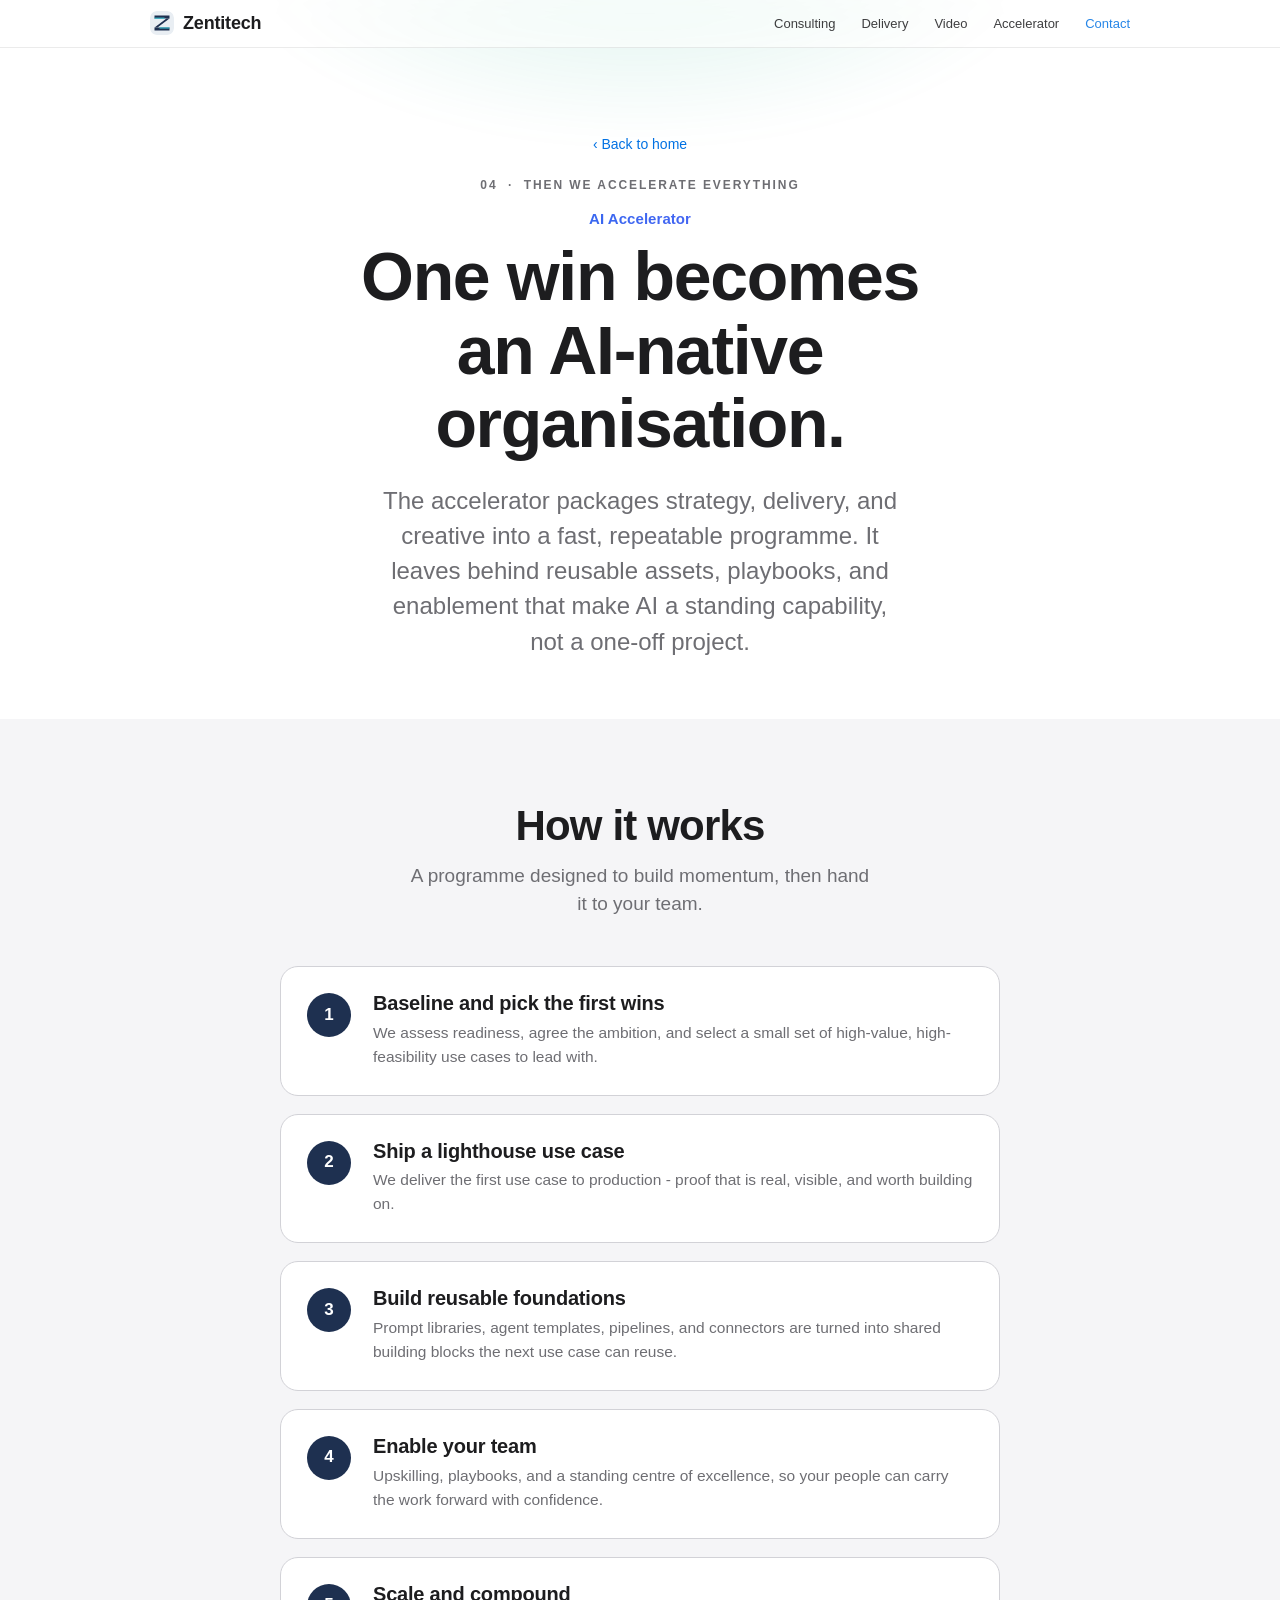
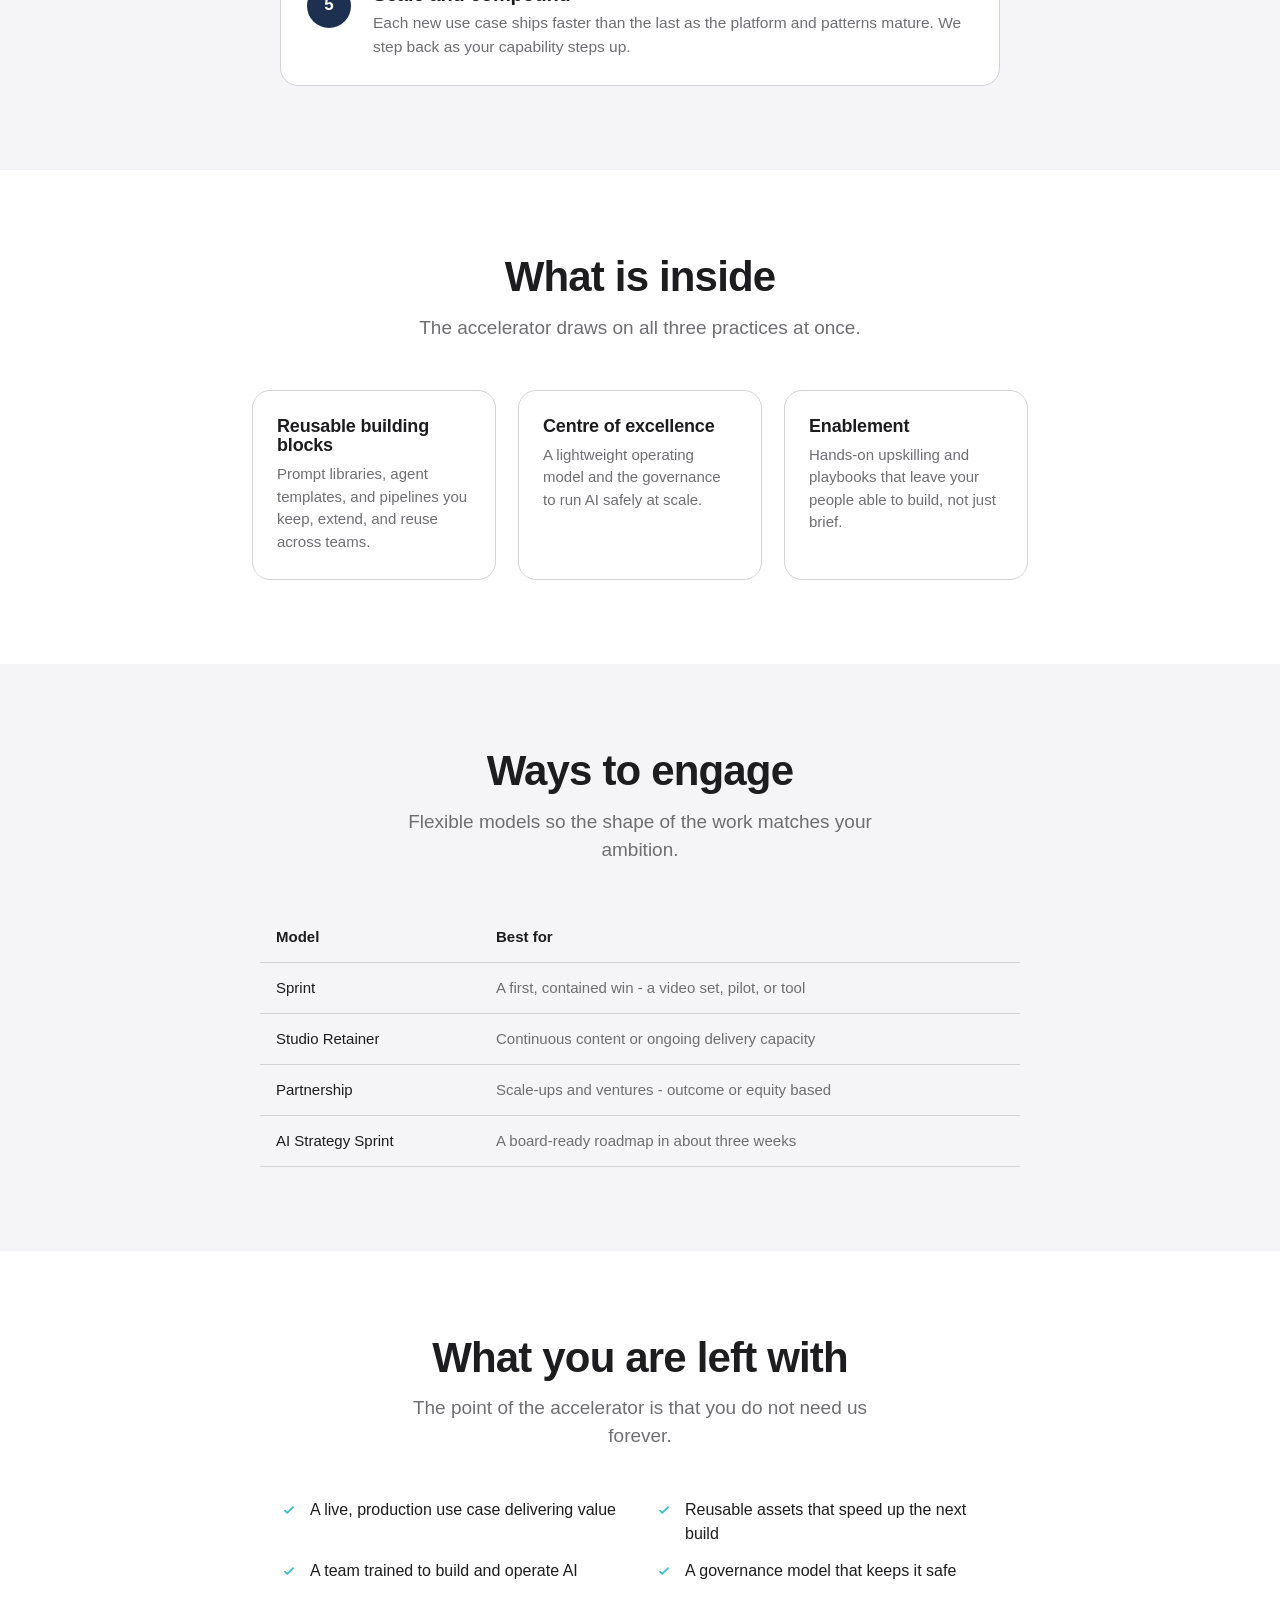
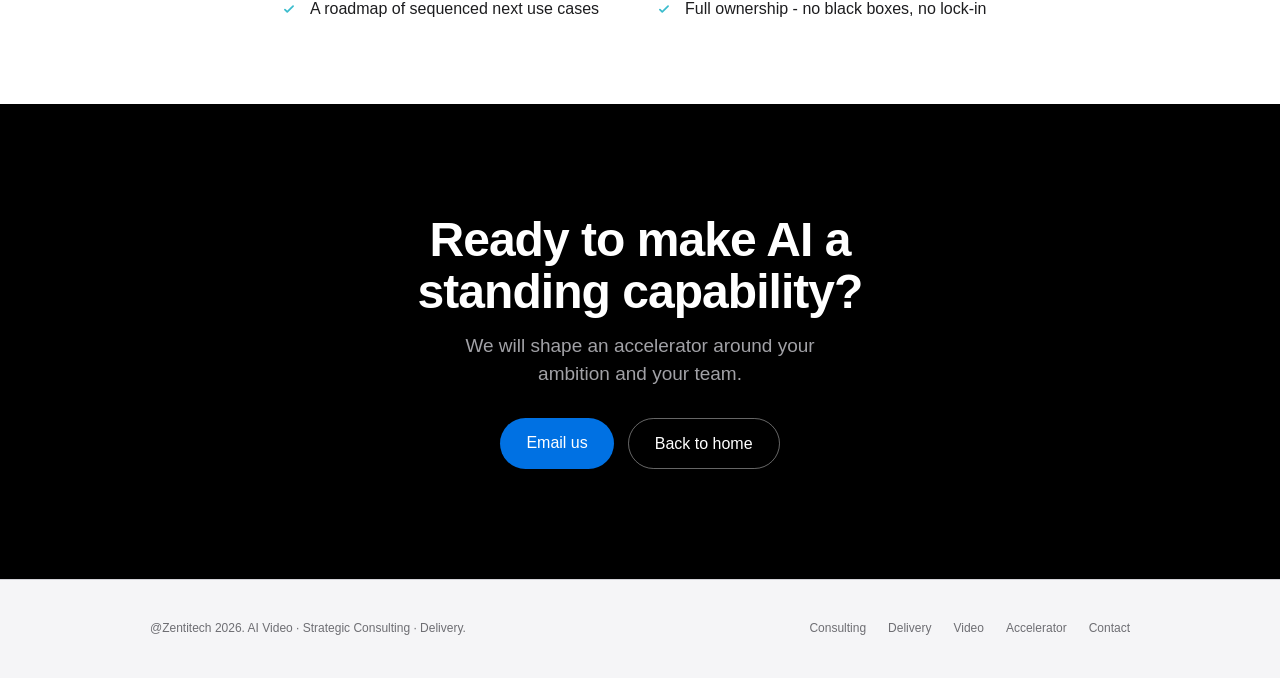
<file: pages/accelerator.html>
<!DOCTYPE html>
<html lang="en">
<head>
<meta charset="UTF-8">
<meta name="viewport" content="width=device-width, initial-scale=1">
<title>AI Accelerator - Zentitech</title>
<meta name="description" content="How the Zentitech AI Accelerator works: a packaged programme that turns one win into a standing, repeatable AI capability across your organisation.">
<link rel="icon" href="data:image/svg+xml,%3Csvg xmlns='http://www.w3.org/2000/svg' viewBox='0 0 48 48'%3E%3Crect width='48' height='48' rx='12' fill='%23e9eef3'/%3E%3Cpath d='M9 9H39V15H9Z' fill='%231e3050'/%3E%3Cpath d='M33 15H39L15 33H9Z' fill='%231e3050'/%3E%3Cpath d='M9 33H39V39H9Z' fill='%231e3050'/%3E%3Crect x='9' y='13.2' width='20' height='2.3' fill='%233bbccd'/%3E%3Crect x='19' y='32.8' width='20' height='2.3' fill='%233bbccd'/%3E%3C/svg%3E">
<link rel="stylesheet" href="../assets/css/styles.css">
</head>
<body>

<nav class="nav"><div class="nav-inner">
  <a class="brand" href="../index.html">
    <svg class="mark" viewBox="0 0 48 48" aria-hidden="true">
      <rect width="48" height="48" rx="12" fill="#e9eef3"/>
      <path d="M9 9H39V15H9Z" fill="#1e3050"/><path d="M33 15H39L15 33H9Z" fill="#1e3050"/>
      <path d="M9 33H39V39H9Z" fill="#1e3050"/>
      <rect x="9" y="13.2" width="20" height="2.3" fill="#3bbccd"/><rect x="19" y="32.8" width="20" height="2.3" fill="#3bbccd"/>
    </svg><span>Zentitech</span></a>
  <input type="checkbox" id="nav-toggle" class="nav-toggle" hidden>
  <label for="nav-toggle" class="nav-burger" aria-label="Toggle menu"><span></span></label>
  <div class="nav-links">
    <a href="../index.html#consulting">Consulting</a>
    <a href="../index.html#delivery">Delivery</a>
    <a href="../index.html#video">Video</a>
    <a href="../index.html#accelerator">Accelerator</a>
    <a class="cta" href="../index.html#contact">Contact</a>
  </div>
</div></nav>

<header class="page-hero hero-accel">
  <div class="glow"></div>
  <a class="back" href="../index.html#accelerator">&lsaquo; Back to home</a>
  <p class="chapter reveal">04 &nbsp;·&nbsp; Then we accelerate everything</p>
  <p class="eyebrow reveal">AI Accelerator</p>
  <h1 class="reveal">One win becomes an AI-native organisation.</h1>
  <p class="lead reveal">The accelerator packages strategy, delivery, and creative into a fast, repeatable programme. It leaves behind reusable assets, playbooks, and enablement that make AI a standing capability, not a one-off project.</p>
</header>

<section class="section alt">
  <div class="wrap">
    <h2 class="reveal">How it works</h2>
    <p class="sub reveal">A programme designed to build momentum, then hand it to your team.</p>
    <div class="steps-v">
      <div class="stepc reveal"><div class="num">1</div><div class="body"><h3>Baseline and pick the first wins</h3><p>We assess readiness, agree the ambition, and select a small set of high-value, high-feasibility use cases to lead with.</p></div></div>
      <div class="stepc reveal"><div class="num">2</div><div class="body"><h3>Ship a lighthouse use case</h3><p>We deliver the first use case to production - proof that is real, visible, and worth building on.</p></div></div>
      <div class="stepc reveal"><div class="num">3</div><div class="body"><h3>Build reusable foundations</h3><p>Prompt libraries, agent templates, pipelines, and connectors are turned into shared building blocks the next use case can reuse.</p></div></div>
      <div class="stepc reveal"><div class="num">4</div><div class="body"><h3>Enable your team</h3><p>Upskilling, playbooks, and a standing centre of excellence, so your people can carry the work forward with confidence.</p></div></div>
      <div class="stepc reveal"><div class="num">5</div><div class="body"><h3>Scale and compound</h3><p>Each new use case ships faster than the last as the platform and patterns mature. We step back as your capability steps up.</p></div></div>
    </div>
  </div>
</section>

<section class="section">
  <div class="wrap">
    <h2 class="reveal">What is inside</h2>
    <p class="sub reveal">The accelerator draws on all three practices at once.</p>
    <div class="grid">
      <div class="card reveal"><h3>Reusable building blocks</h3><p>Prompt libraries, agent templates, and pipelines you keep, extend, and reuse across teams.</p></div>
      <div class="card reveal"><h3>Centre of excellence</h3><p>A lightweight operating model and the governance to run AI safely at scale.</p></div>
      <div class="card reveal"><h3>Enablement</h3><p>Hands-on upskilling and playbooks that leave your people able to build, not just brief.</p></div>
    </div>
  </div>
</section>

<section class="section alt">
  <div class="wrap">
    <h2 class="reveal">Ways to engage</h2>
    <p class="sub reveal">Flexible models so the shape of the work matches your ambition.</p>
    <table class="tbl reveal">
      <tr><th>Model</th><th>Best for</th></tr>
      <tr><td>Sprint</td><td>A first, contained win - a video set, pilot, or tool</td></tr>
      <tr><td>Studio Retainer</td><td>Continuous content or ongoing delivery capacity</td></tr>
      <tr><td>Partnership</td><td>Scale-ups and ventures - outcome or equity based</td></tr>
      <tr><td>AI Strategy Sprint</td><td>A board-ready roadmap in about three weeks</td></tr>
    </table>
  </div>
</section>

<section class="section">
  <div class="wrap">
    <h2 class="reveal">What you are left with</h2>
    <p class="sub reveal">The point of the accelerator is that you do not need us forever.</p>
    <ul class="checks reveal">
      <li>A live, production use case delivering value</li>
      <li>Reusable assets that speed up the next build</li>
      <li>A team trained to build and operate AI</li>
      <li>A governance model that keeps it safe</li>
      <li>A roadmap of sequenced next use cases</li>
      <li>Full ownership - no black boxes, no lock-in</li>
    </ul>
  </div>
</section>

<section class="cta-band">
  <div class="wrap">
    <h2 class="reveal">Ready to make AI a standing capability?</h2>
    <p class="reveal">We will shape an accelerator around your ambition and your team.</p>
    <div class="actions reveal">
      <a class="btn" href="mailto:info@zentitech.com">Email us</a>
      <a class="btn ghost" href="../index.html#top">Back to home</a>
    </div>
  </div>
</section>

<footer><div class="foot-inner">
  <div>@Zentitech 2026. AI Video · Strategic Consulting · Delivery.</div>
  <div class="foot-links">
    <a href="../index.html#consulting">Consulting</a>
    <a href="../index.html#delivery">Delivery</a>
    <a href="../index.html#video">Video</a>
    <a href="../index.html#accelerator">Accelerator</a>
    <a href="mailto:info@zentitech.com">Contact</a>
  </div>
</div></footer>

<script>
var io=new IntersectionObserver(function(es){es.forEach(function(e){if(e.isIntersecting){e.target.classList.add('in');io.unobserve(e.target)}})},{threshold:.14,rootMargin:'0px 0px -6% 0px'});
document.querySelectorAll('.reveal').forEach(function(el){io.observe(el)});
(function(){
  if(window.matchMedia && window.matchMedia('(prefers-reduced-motion: reduce)').matches) return;
  document.addEventListener('click',function(e){
    var a=e.target.closest('a'); if(!a) return;
    if(a.target==='_blank'||a.hasAttribute('download')) return;
    var href=a.getAttribute('href')||'';
    if(href===''||href.charAt(0)==='#'||href.indexOf('mailto:')===0||href.indexOf('http')===0) return;
    e.preventDefault();
    document.body.classList.add('pageout');
    setTimeout(function(){window.location=href;},260);
  });
})();
</script>
</body>
</html>
</file>
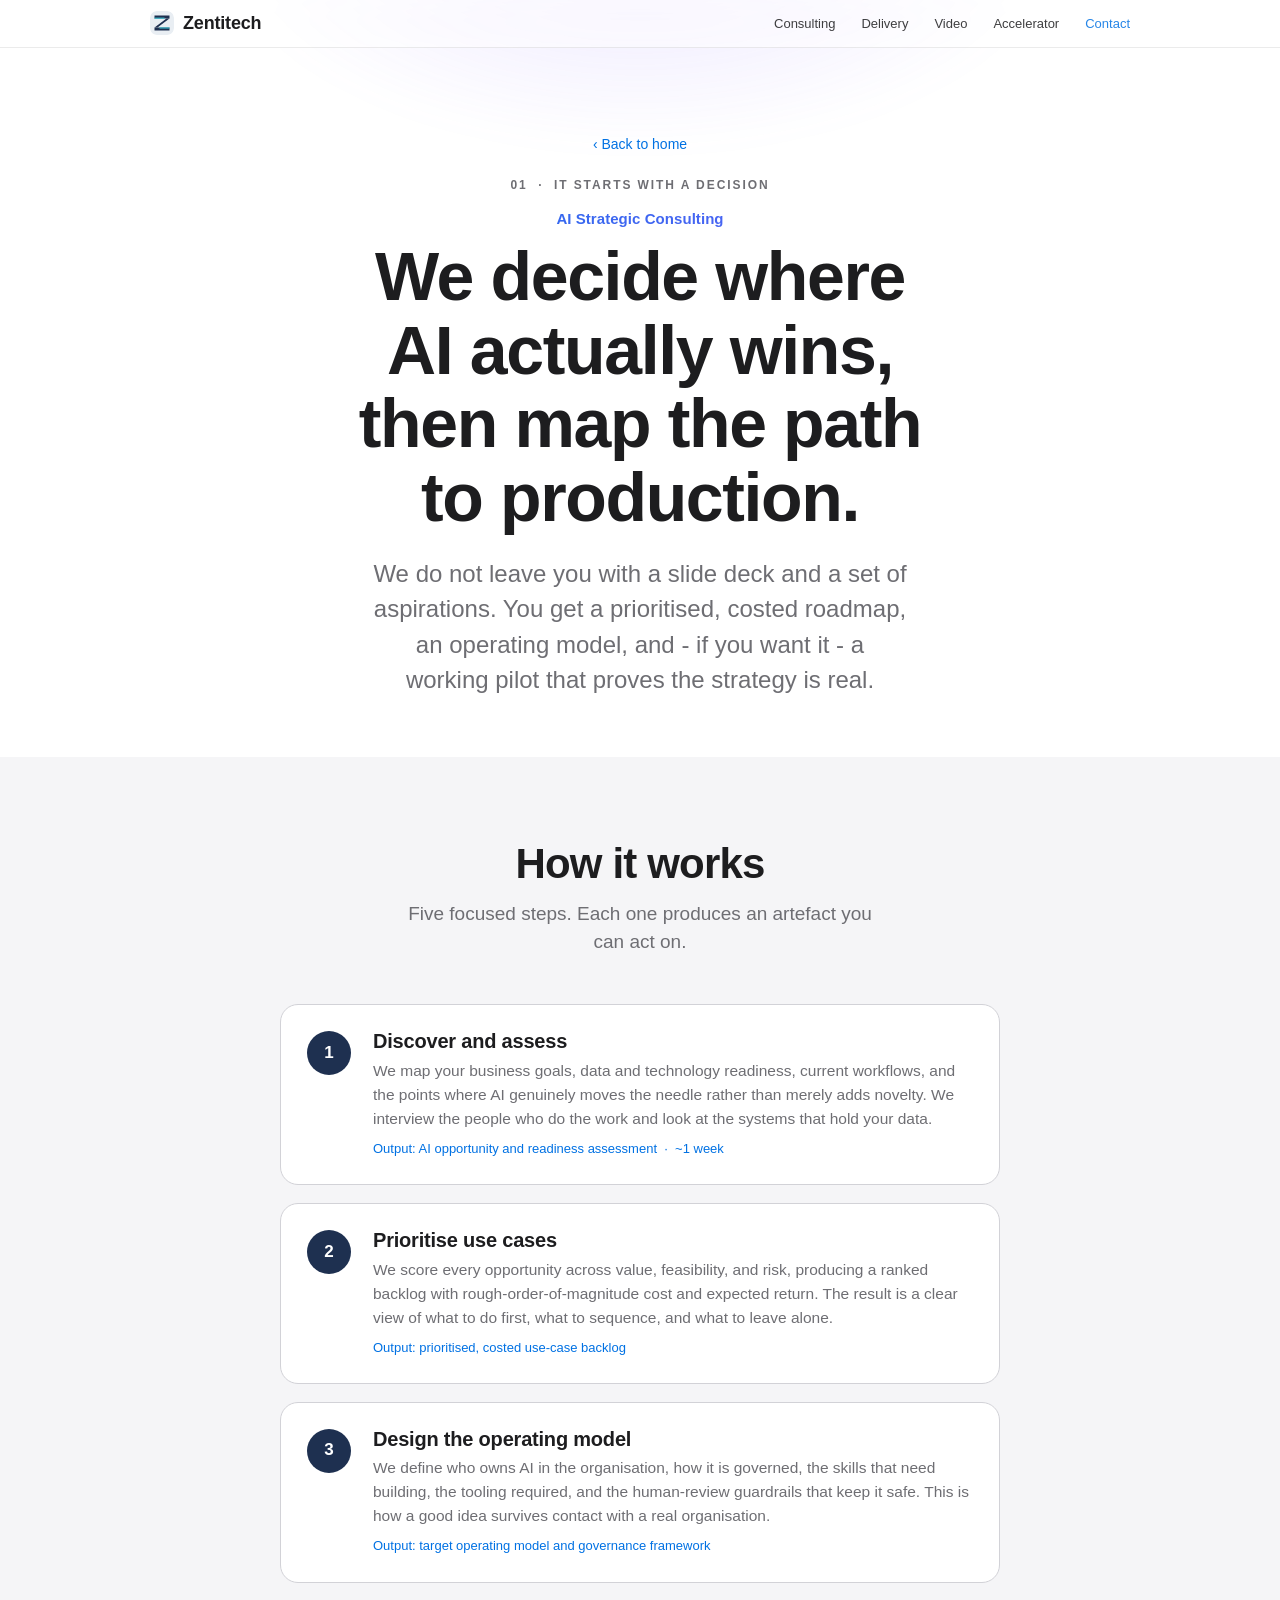
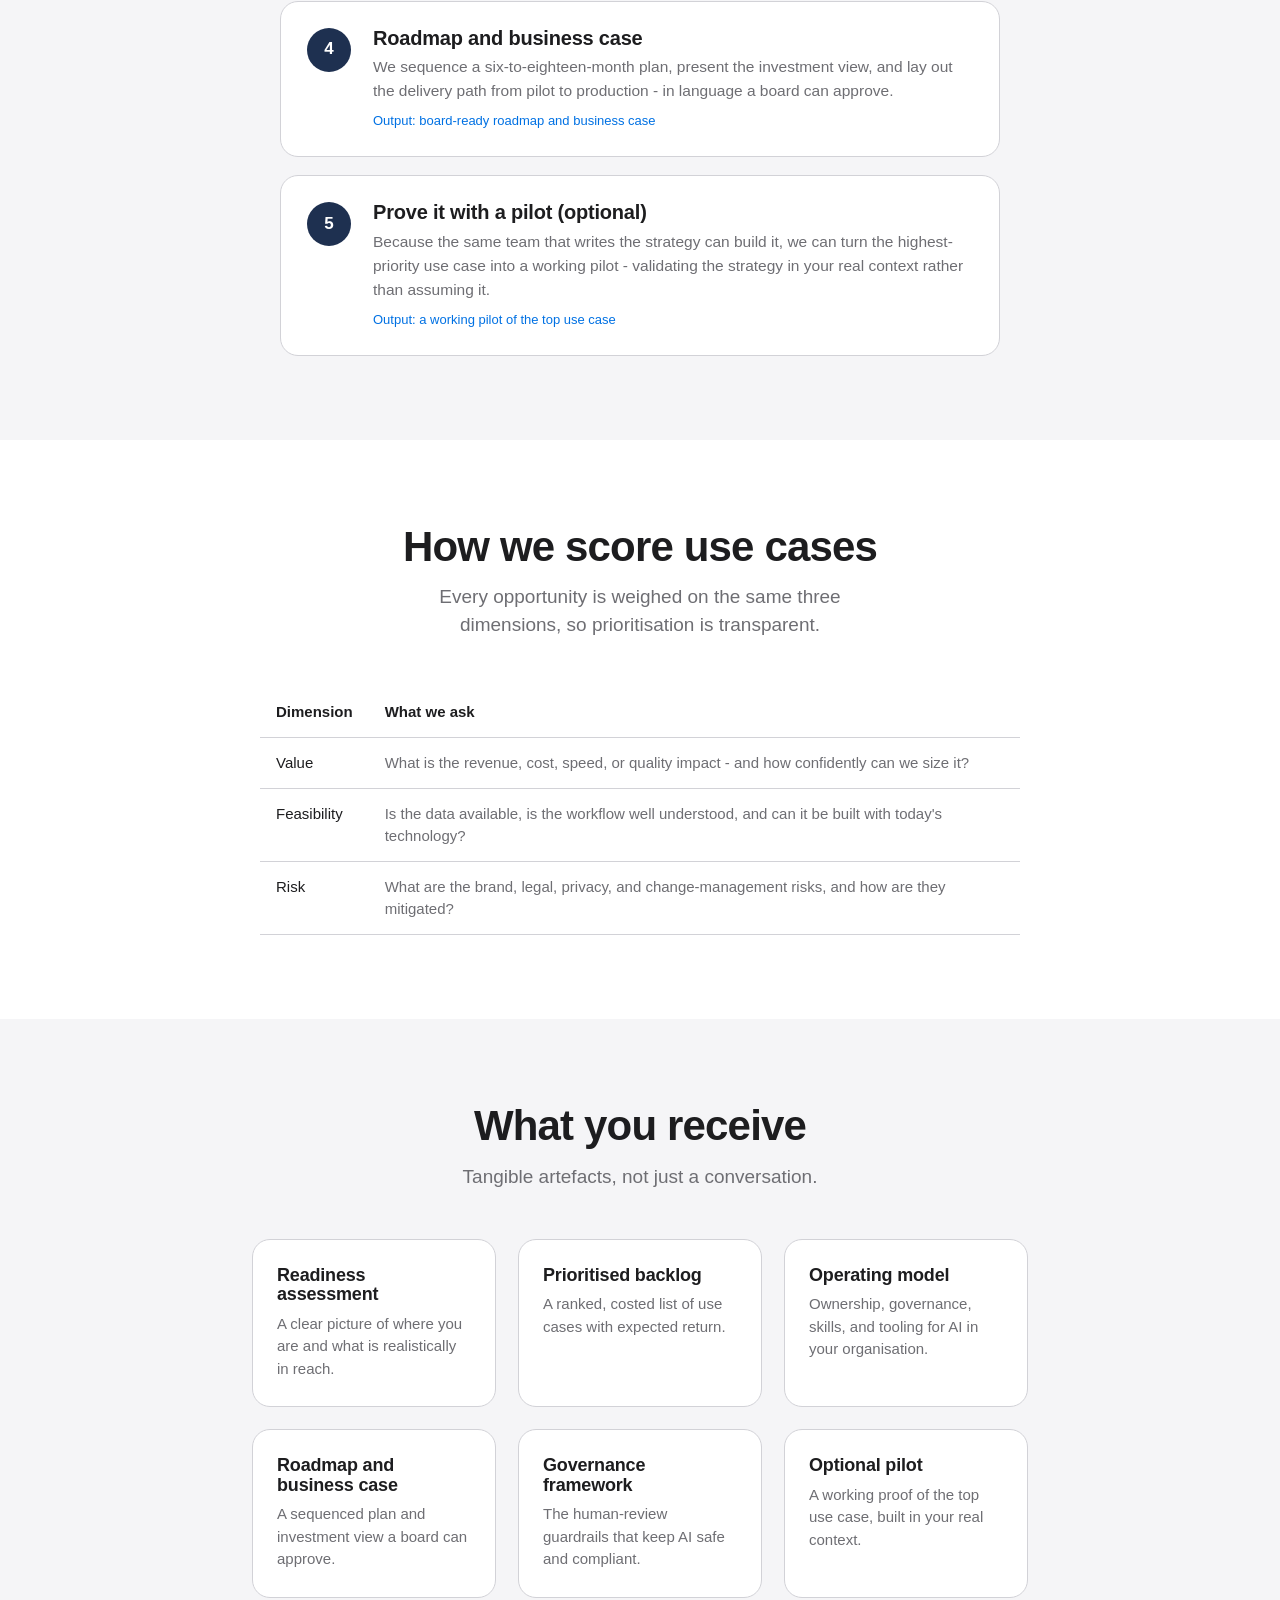
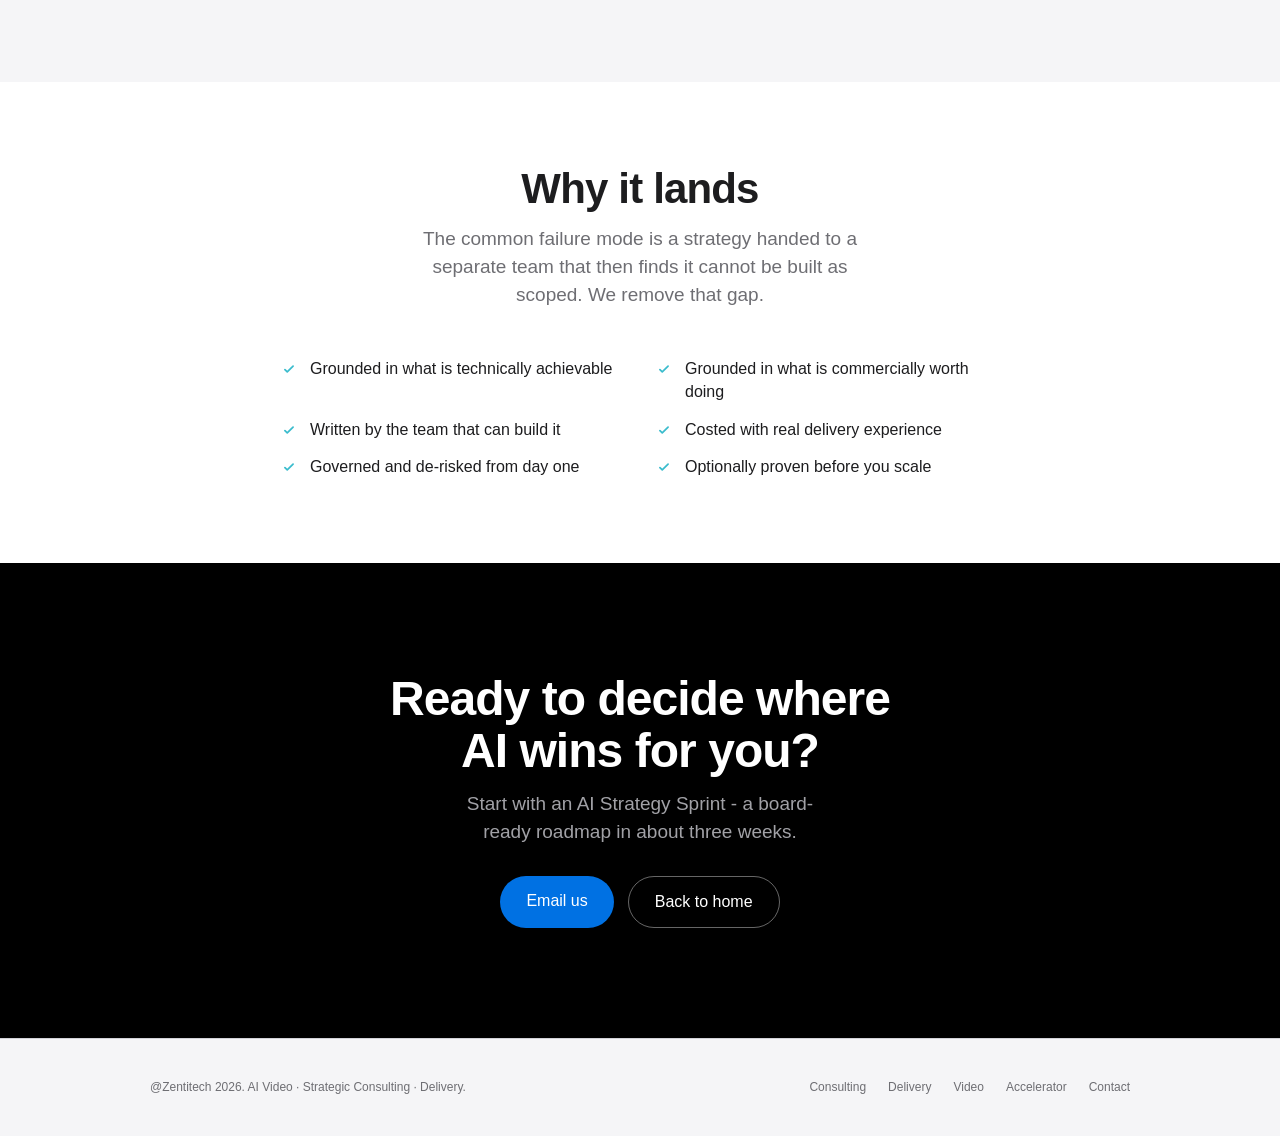
<file: pages/consulting.html>
<!DOCTYPE html>
<html lang="en">
<head>
<meta charset="UTF-8">
<meta name="viewport" content="width=device-width, initial-scale=1">
<title>AI Strategic Consulting - Zentitech</title>
<meta name="description" content="How Zentitech's AI strategic consulting works: a five-step method from readiness assessment to a board-ready roadmap and an optional working pilot.">
<link rel="icon" href="data:image/svg+xml,%3Csvg xmlns='http://www.w3.org/2000/svg' viewBox='0 0 48 48'%3E%3Crect width='48' height='48' rx='12' fill='%23e9eef3'/%3E%3Cpath d='M9 9H39V15H9Z' fill='%231e3050'/%3E%3Cpath d='M33 15H39L15 33H9Z' fill='%231e3050'/%3E%3Cpath d='M9 33H39V39H9Z' fill='%231e3050'/%3E%3Crect x='9' y='13.2' width='20' height='2.3' fill='%233bbccd'/%3E%3Crect x='19' y='32.8' width='20' height='2.3' fill='%233bbccd'/%3E%3C/svg%3E">
<link rel="stylesheet" href="../assets/css/styles.css">
</head>
<body>

<nav class="nav"><div class="nav-inner">
  <a class="brand" href="../index.html">
    <svg class="mark" viewBox="0 0 48 48" aria-hidden="true">
      <rect width="48" height="48" rx="12" fill="#e9eef3"/>
      <path d="M9 9H39V15H9Z" fill="#1e3050"/><path d="M33 15H39L15 33H9Z" fill="#1e3050"/>
      <path d="M9 33H39V39H9Z" fill="#1e3050"/>
      <rect x="9" y="13.2" width="20" height="2.3" fill="#3bbccd"/><rect x="19" y="32.8" width="20" height="2.3" fill="#3bbccd"/>
    </svg><span>Zentitech</span></a>
  <input type="checkbox" id="nav-toggle" class="nav-toggle" hidden>
  <label for="nav-toggle" class="nav-burger" aria-label="Toggle menu"><span></span></label>
  <div class="nav-links">
    <a href="../index.html#consulting">Consulting</a>
    <a href="../index.html#delivery">Delivery</a>
    <a href="../index.html#video">Video</a>
    <a href="../index.html#accelerator">Accelerator</a>
    <a class="cta" href="../index.html#contact">Contact</a>
  </div>
</div></nav>

<header class="page-hero hero-consult">
  <div class="glow"></div>
  <a class="back" href="../index.html#consulting">&lsaquo; Back to home</a>
  <p class="chapter reveal">01 &nbsp;·&nbsp; It starts with a decision</p>
  <p class="eyebrow reveal">AI Strategic Consulting</p>
  <h1 class="reveal">We decide where AI actually wins, then map the path to production.</h1>
  <p class="lead reveal">We do not leave you with a slide deck and a set of aspirations. You get a prioritised, costed roadmap, an operating model, and - if you want it - a working pilot that proves the strategy is real.</p>
</header>

<section class="section alt">
  <div class="wrap">
    <h2 class="reveal">How it works</h2>
    <p class="sub reveal">Five focused steps. Each one produces an artefact you can act on.</p>
    <div class="steps-v">
      <div class="stepc reveal"><div class="num">1</div><div class="body">
        <h3>Discover and assess</h3>
        <p>We map your business goals, data and technology readiness, current workflows, and the points where AI genuinely moves the needle rather than merely adds novelty. We interview the people who do the work and look at the systems that hold your data.</p>
        <div class="meta">Output: AI opportunity and readiness assessment &nbsp;·&nbsp; ~1 week</div>
      </div></div>
      <div class="stepc reveal"><div class="num">2</div><div class="body">
        <h3>Prioritise use cases</h3>
        <p>We score every opportunity across value, feasibility, and risk, producing a ranked backlog with rough-order-of-magnitude cost and expected return. The result is a clear view of what to do first, what to sequence, and what to leave alone.</p>
        <div class="meta">Output: prioritised, costed use-case backlog</div>
      </div></div>
      <div class="stepc reveal"><div class="num">3</div><div class="body">
        <h3>Design the operating model</h3>
        <p>We define who owns AI in the organisation, how it is governed, the skills that need building, the tooling required, and the human-review guardrails that keep it safe. This is how a good idea survives contact with a real organisation.</p>
        <div class="meta">Output: target operating model and governance framework</div>
      </div></div>
      <div class="stepc reveal"><div class="num">4</div><div class="body">
        <h3>Roadmap and business case</h3>
        <p>We sequence a six-to-eighteen-month plan, present the investment view, and lay out the delivery path from pilot to production - in language a board can approve.</p>
        <div class="meta">Output: board-ready roadmap and business case</div>
      </div></div>
      <div class="stepc reveal"><div class="num">5</div><div class="body">
        <h3>Prove it with a pilot (optional)</h3>
        <p>Because the same team that writes the strategy can build it, we can turn the highest-priority use case into a working pilot - validating the strategy in your real context rather than assuming it.</p>
        <div class="meta">Output: a working pilot of the top use case</div>
      </div></div>
    </div>
  </div>
</section>

<section class="section">
  <div class="wrap">
    <h2 class="reveal">How we score use cases</h2>
    <p class="sub reveal">Every opportunity is weighed on the same three dimensions, so prioritisation is transparent.</p>
    <table class="tbl reveal">
      <tr><th>Dimension</th><th>What we ask</th></tr>
      <tr><td>Value</td><td>What is the revenue, cost, speed, or quality impact - and how confidently can we size it?</td></tr>
      <tr><td>Feasibility</td><td>Is the data available, is the workflow well understood, and can it be built with today's technology?</td></tr>
      <tr><td>Risk</td><td>What are the brand, legal, privacy, and change-management risks, and how are they mitigated?</td></tr>
    </table>
  </div>
</section>

<section class="section alt">
  <div class="wrap">
    <h2 class="reveal">What you receive</h2>
    <p class="sub reveal">Tangible artefacts, not just a conversation.</p>
    <div class="grid">
      <div class="card reveal"><h3>Readiness assessment</h3><p>A clear picture of where you are and what is realistically in reach.</p></div>
      <div class="card reveal"><h3>Prioritised backlog</h3><p>A ranked, costed list of use cases with expected return.</p></div>
      <div class="card reveal"><h3>Operating model</h3><p>Ownership, governance, skills, and tooling for AI in your organisation.</p></div>
      <div class="card reveal"><h3>Roadmap and business case</h3><p>A sequenced plan and investment view a board can approve.</p></div>
      <div class="card reveal"><h3>Governance framework</h3><p>The human-review guardrails that keep AI safe and compliant.</p></div>
      <div class="card reveal"><h3>Optional pilot</h3><p>A working proof of the top use case, built in your real context.</p></div>
    </div>
  </div>
</section>

<section class="section">
  <div class="wrap">
    <h2 class="reveal">Why it lands</h2>
    <p class="sub reveal">The common failure mode is a strategy handed to a separate team that then finds it cannot be built as scoped. We remove that gap.</p>
    <ul class="checks reveal">
      <li>Grounded in what is technically achievable</li>
      <li>Grounded in what is commercially worth doing</li>
      <li>Written by the team that can build it</li>
      <li>Costed with real delivery experience</li>
      <li>Governed and de-risked from day one</li>
      <li>Optionally proven before you scale</li>
    </ul>
  </div>
</section>

<section class="cta-band">
  <div class="wrap">
    <h2 class="reveal">Ready to decide where AI wins for you?</h2>
    <p class="reveal">Start with an AI Strategy Sprint - a board-ready roadmap in about three weeks.</p>
    <div class="actions reveal">
      <a class="btn" href="mailto:info@zentitech.com">Email us</a>
      <a class="btn ghost" href="../index.html#top">Back to home</a>
    </div>
  </div>
</section>

<footer><div class="foot-inner">
  <div>@Zentitech 2026. AI Video · Strategic Consulting · Delivery.</div>
  <div class="foot-links">
    <a href="../index.html#consulting">Consulting</a>
    <a href="../index.html#delivery">Delivery</a>
    <a href="../index.html#video">Video</a>
    <a href="../index.html#accelerator">Accelerator</a>
    <a href="mailto:info@zentitech.com">Contact</a>
  </div>
</div></footer>

<script>
var io=new IntersectionObserver(function(es){es.forEach(function(e){if(e.isIntersecting){e.target.classList.add('in');io.unobserve(e.target)}})},{threshold:.14,rootMargin:'0px 0px -6% 0px'});
document.querySelectorAll('.reveal').forEach(function(el){io.observe(el)});
(function(){
  if(window.matchMedia && window.matchMedia('(prefers-reduced-motion: reduce)').matches) return;
  document.addEventListener('click',function(e){
    var a=e.target.closest('a'); if(!a) return;
    if(a.target==='_blank'||a.hasAttribute('download')) return;
    var href=a.getAttribute('href')||'';
    if(href===''||href.charAt(0)==='#'||href.indexOf('mailto:')===0||href.indexOf('http')===0) return;
    e.preventDefault();
    document.body.classList.add('pageout');
    setTimeout(function(){window.location=href;},260);
  });
})();
</script>
</body>
</html>
</file>
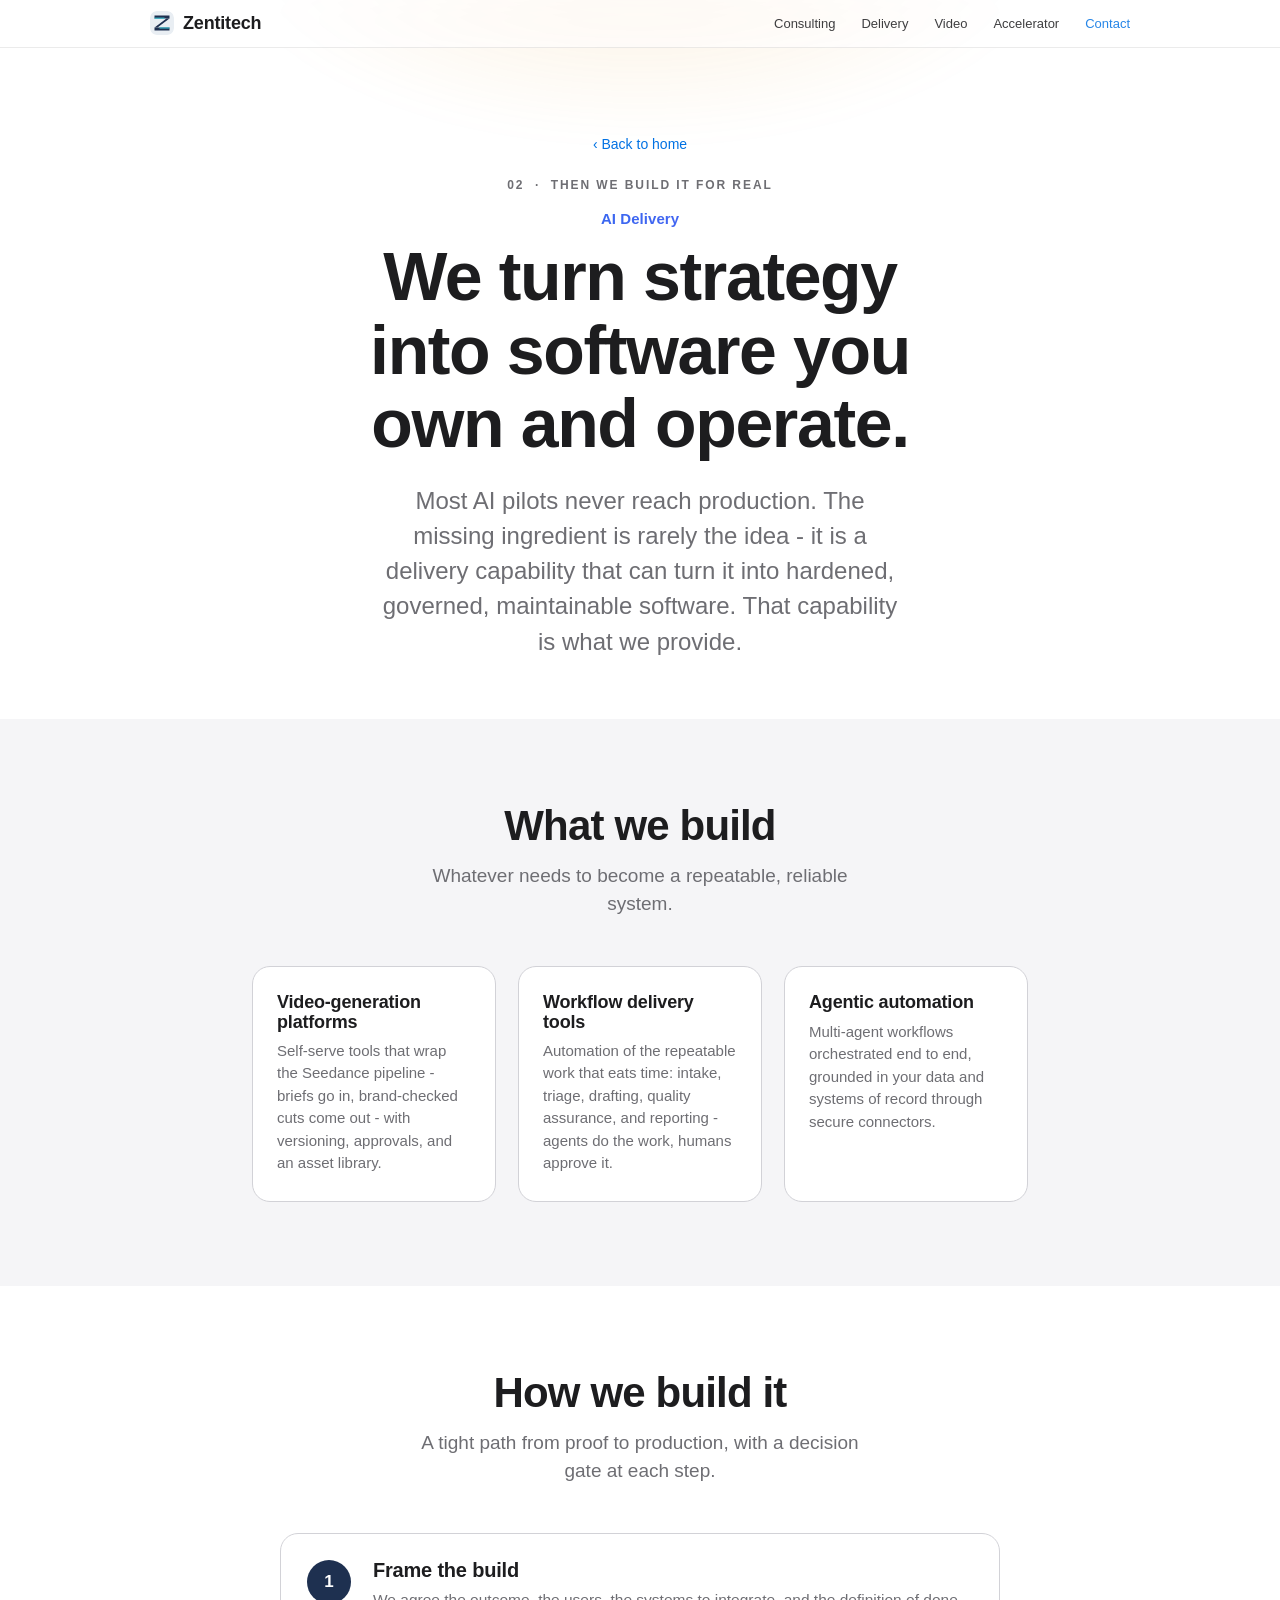
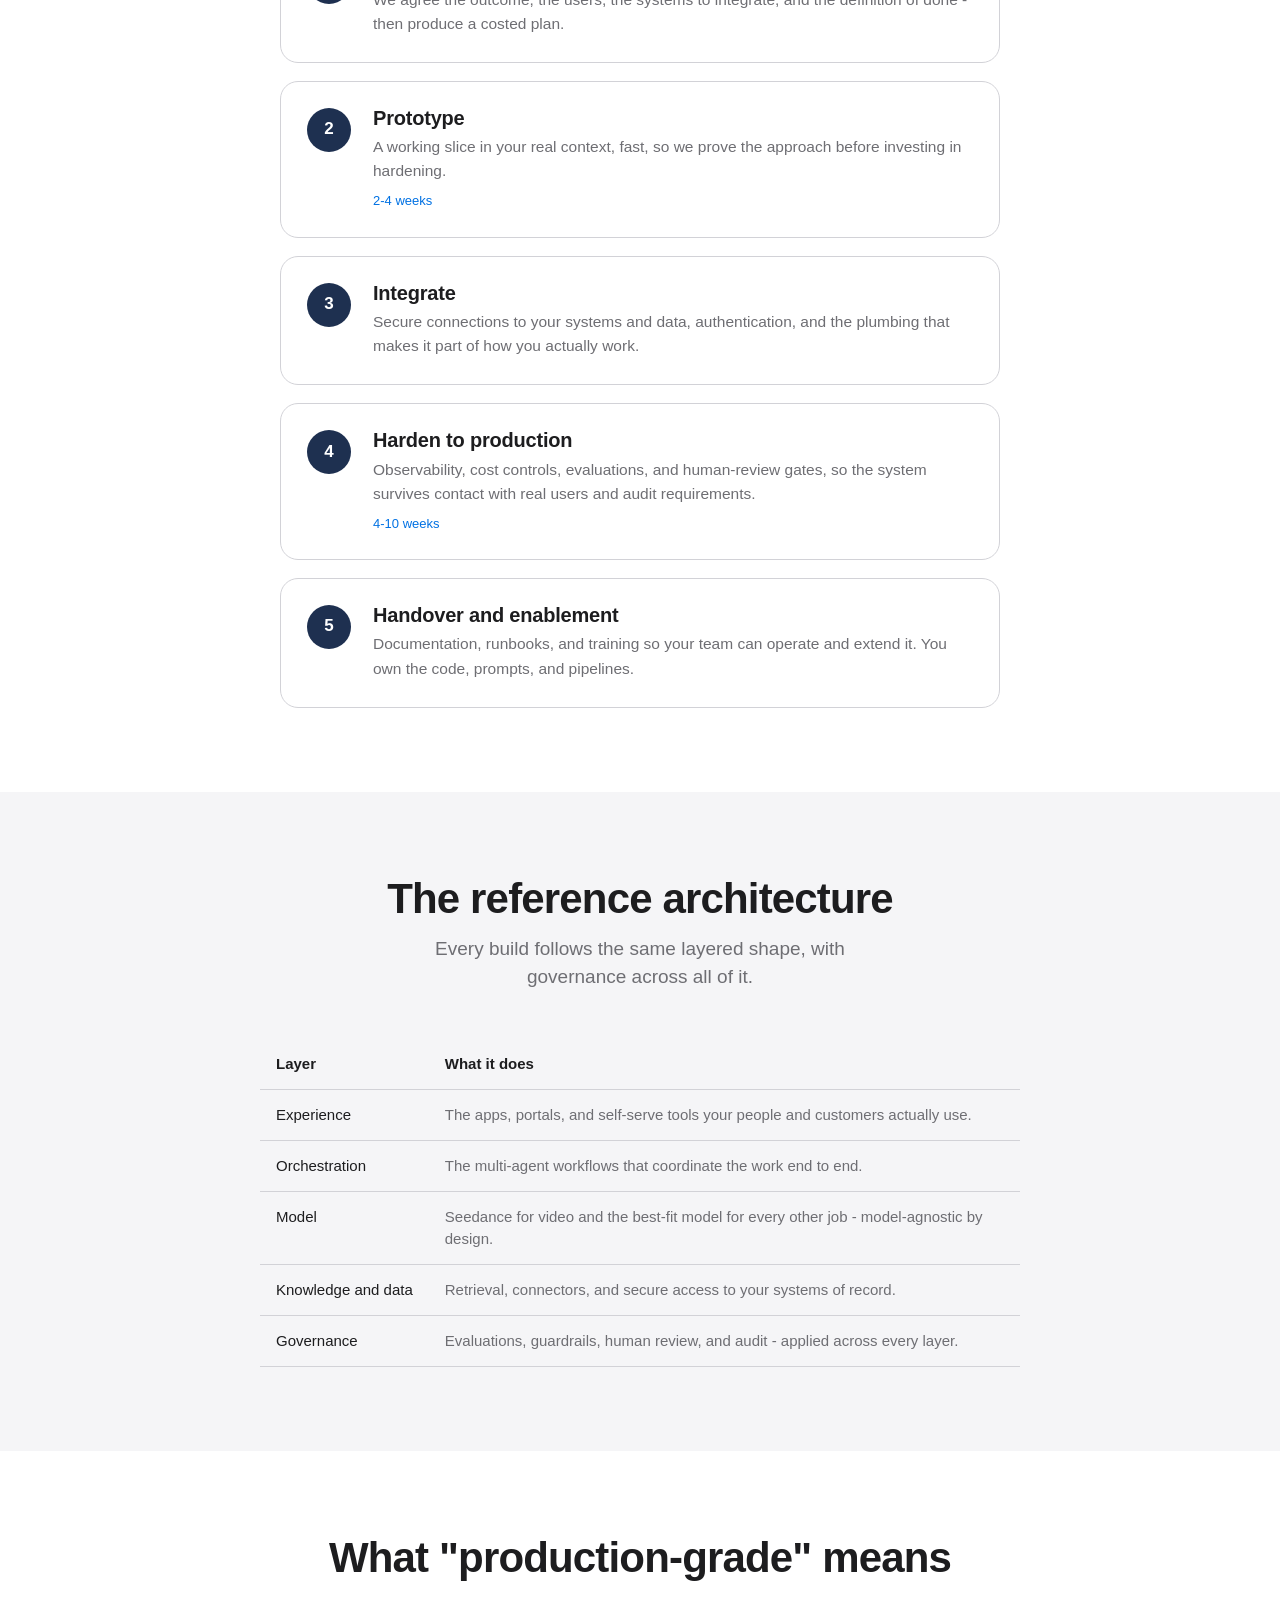
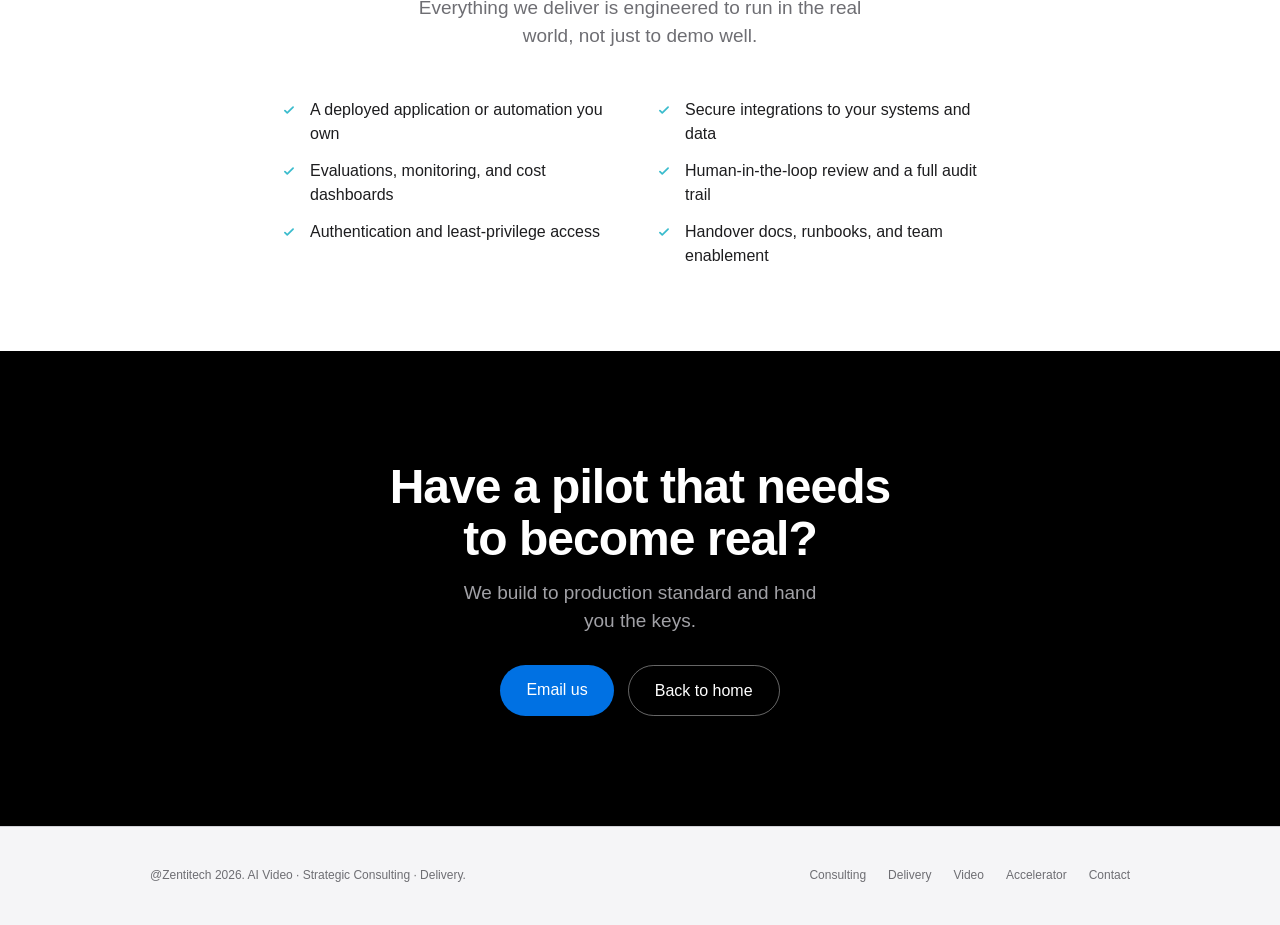
<file: pages/delivery.html>
<!DOCTYPE html>
<html lang="en">
<head>
<meta charset="UTF-8">
<meta name="viewport" content="width=device-width, initial-scale=1">
<title>AI Delivery - Zentitech</title>
<meta name="description" content="How Zentitech's AI delivery works: we build, integrate, and harden production-grade AI software and agents you own and operate.">
<link rel="icon" href="data:image/svg+xml,%3Csvg xmlns='http://www.w3.org/2000/svg' viewBox='0 0 48 48'%3E%3Crect width='48' height='48' rx='12' fill='%23e9eef3'/%3E%3Cpath d='M9 9H39V15H9Z' fill='%231e3050'/%3E%3Cpath d='M33 15H39L15 33H9Z' fill='%231e3050'/%3E%3Cpath d='M9 33H39V39H9Z' fill='%231e3050'/%3E%3Crect x='9' y='13.2' width='20' height='2.3' fill='%233bbccd'/%3E%3Crect x='19' y='32.8' width='20' height='2.3' fill='%233bbccd'/%3E%3C/svg%3E">
<link rel="stylesheet" href="../assets/css/styles.css">
</head>
<body>

<nav class="nav"><div class="nav-inner">
  <a class="brand" href="../index.html">
    <svg class="mark" viewBox="0 0 48 48" aria-hidden="true">
      <rect width="48" height="48" rx="12" fill="#e9eef3"/>
      <path d="M9 9H39V15H9Z" fill="#1e3050"/><path d="M33 15H39L15 33H9Z" fill="#1e3050"/>
      <path d="M9 33H39V39H9Z" fill="#1e3050"/>
      <rect x="9" y="13.2" width="20" height="2.3" fill="#3bbccd"/><rect x="19" y="32.8" width="20" height="2.3" fill="#3bbccd"/>
    </svg><span>Zentitech</span></a>
  <input type="checkbox" id="nav-toggle" class="nav-toggle" hidden>
  <label for="nav-toggle" class="nav-burger" aria-label="Toggle menu"><span></span></label>
  <div class="nav-links">
    <a href="../index.html#consulting">Consulting</a>
    <a href="../index.html#delivery">Delivery</a>
    <a href="../index.html#video">Video</a>
    <a href="../index.html#accelerator">Accelerator</a>
    <a class="cta" href="../index.html#contact">Contact</a>
  </div>
</div></nav>

<header class="page-hero hero-delivery">
  <div class="glow"></div>
  <a class="back" href="../index.html#delivery">&lsaquo; Back to home</a>
  <p class="chapter reveal">02 &nbsp;·&nbsp; Then we build it for real</p>
  <p class="eyebrow reveal">AI Delivery</p>
  <h1 class="reveal">We turn strategy into software you own and operate.</h1>
  <p class="lead reveal">Most AI pilots never reach production. The missing ingredient is rarely the idea - it is a delivery capability that can turn it into hardened, governed, maintainable software. That capability is what we provide.</p>
</header>

<section class="section alt">
  <div class="wrap">
    <h2 class="reveal">What we build</h2>
    <p class="sub reveal">Whatever needs to become a repeatable, reliable system.</p>
    <div class="grid">
      <div class="card reveal"><h3>Video-generation platforms</h3><p>Self-serve tools that wrap the Seedance pipeline - briefs go in, brand-checked cuts come out - with versioning, approvals, and an asset library.</p></div>
      <div class="card reveal"><h3>Workflow delivery tools</h3><p>Automation of the repeatable work that eats time: intake, triage, drafting, quality assurance, and reporting - agents do the work, humans approve it.</p></div>
      <div class="card reveal"><h3>Agentic automation</h3><p>Multi-agent workflows orchestrated end to end, grounded in your data and systems of record through secure connectors.</p></div>
    </div>
  </div>
</section>

<section class="section">
  <div class="wrap">
    <h2 class="reveal">How we build it</h2>
    <p class="sub reveal">A tight path from proof to production, with a decision gate at each step.</p>
    <div class="steps-v">
      <div class="stepc reveal"><div class="num">1</div><div class="body"><h3>Frame the build</h3><p>We agree the outcome, the users, the systems to integrate, and the definition of done - then produce a costed plan.</p></div></div>
      <div class="stepc reveal"><div class="num">2</div><div class="body"><h3>Prototype</h3><p>A working slice in your real context, fast, so we prove the approach before investing in hardening.</p><div class="meta">2-4 weeks</div></div></div>
      <div class="stepc reveal"><div class="num">3</div><div class="body"><h3>Integrate</h3><p>Secure connections to your systems and data, authentication, and the plumbing that makes it part of how you actually work.</p></div></div>
      <div class="stepc reveal"><div class="num">4</div><div class="body"><h3>Harden to production</h3><p>Observability, cost controls, evaluations, and human-review gates, so the system survives contact with real users and audit requirements.</p><div class="meta">4-10 weeks</div></div></div>
      <div class="stepc reveal"><div class="num">5</div><div class="body"><h3>Handover and enablement</h3><p>Documentation, runbooks, and training so your team can operate and extend it. You own the code, prompts, and pipelines.</p></div></div>
    </div>
  </div>
</section>

<section class="section alt">
  <div class="wrap">
    <h2 class="reveal">The reference architecture</h2>
    <p class="sub reveal">Every build follows the same layered shape, with governance across all of it.</p>
    <table class="tbl reveal">
      <tr><th>Layer</th><th>What it does</th></tr>
      <tr><td>Experience</td><td>The apps, portals, and self-serve tools your people and customers actually use.</td></tr>
      <tr><td>Orchestration</td><td>The multi-agent workflows that coordinate the work end to end.</td></tr>
      <tr><td>Model</td><td>Seedance for video and the best-fit model for every other job - model-agnostic by design.</td></tr>
      <tr><td>Knowledge and data</td><td>Retrieval, connectors, and secure access to your systems of record.</td></tr>
      <tr><td>Governance</td><td>Evaluations, guardrails, human review, and audit - applied across every layer.</td></tr>
    </table>
  </div>
</section>

<section class="section">
  <div class="wrap">
    <h2 class="reveal">What "production-grade" means</h2>
    <p class="sub reveal">Everything we deliver is engineered to run in the real world, not just to demo well.</p>
    <ul class="checks reveal">
      <li>A deployed application or automation you own</li>
      <li>Secure integrations to your systems and data</li>
      <li>Evaluations, monitoring, and cost dashboards</li>
      <li>Human-in-the-loop review and a full audit trail</li>
      <li>Authentication and least-privilege access</li>
      <li>Handover docs, runbooks, and team enablement</li>
    </ul>
  </div>
</section>

<section class="cta-band">
  <div class="wrap">
    <h2 class="reveal">Have a pilot that needs to become real?</h2>
    <p class="reveal">We build to production standard and hand you the keys.</p>
    <div class="actions reveal">
      <a class="btn" href="mailto:info@zentitech.com">Email us</a>
      <a class="btn ghost" href="../index.html#top">Back to home</a>
    </div>
  </div>
</section>

<footer><div class="foot-inner">
  <div>@Zentitech 2026. AI Video · Strategic Consulting · Delivery.</div>
  <div class="foot-links">
    <a href="../index.html#consulting">Consulting</a>
    <a href="../index.html#delivery">Delivery</a>
    <a href="../index.html#video">Video</a>
    <a href="../index.html#accelerator">Accelerator</a>
    <a href="mailto:info@zentitech.com">Contact</a>
  </div>
</div></footer>

<script>
var io=new IntersectionObserver(function(es){es.forEach(function(e){if(e.isIntersecting){e.target.classList.add('in');io.unobserve(e.target)}})},{threshold:.14,rootMargin:'0px 0px -6% 0px'});
document.querySelectorAll('.reveal').forEach(function(el){io.observe(el)});
(function(){
  if(window.matchMedia && window.matchMedia('(prefers-reduced-motion: reduce)').matches) return;
  document.addEventListener('click',function(e){
    var a=e.target.closest('a'); if(!a) return;
    if(a.target==='_blank'||a.hasAttribute('download')) return;
    var href=a.getAttribute('href')||'';
    if(href===''||href.charAt(0)==='#'||href.indexOf('mailto:')===0||href.indexOf('http')===0) return;
    e.preventDefault();
    document.body.classList.add('pageout');
    setTimeout(function(){window.location=href;},260);
  });
})();
</script>
</body>
</html>
</file>
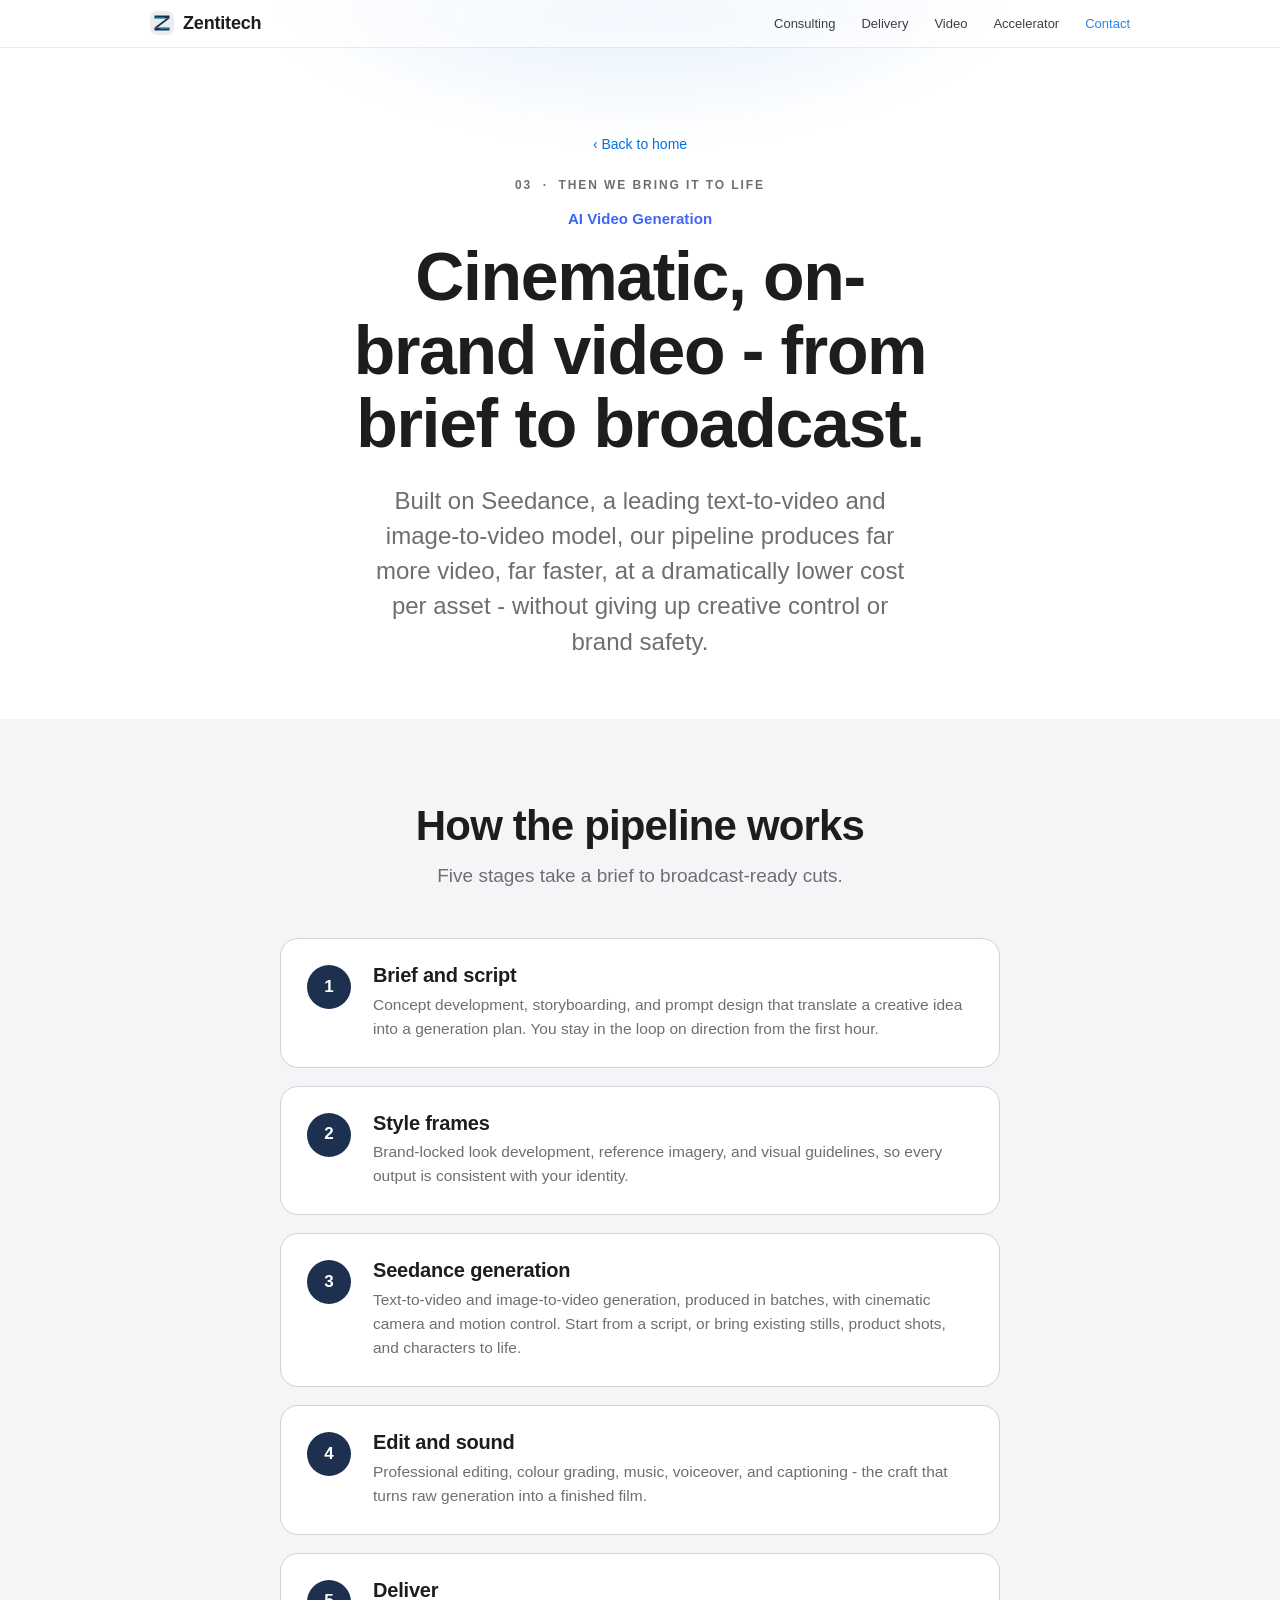
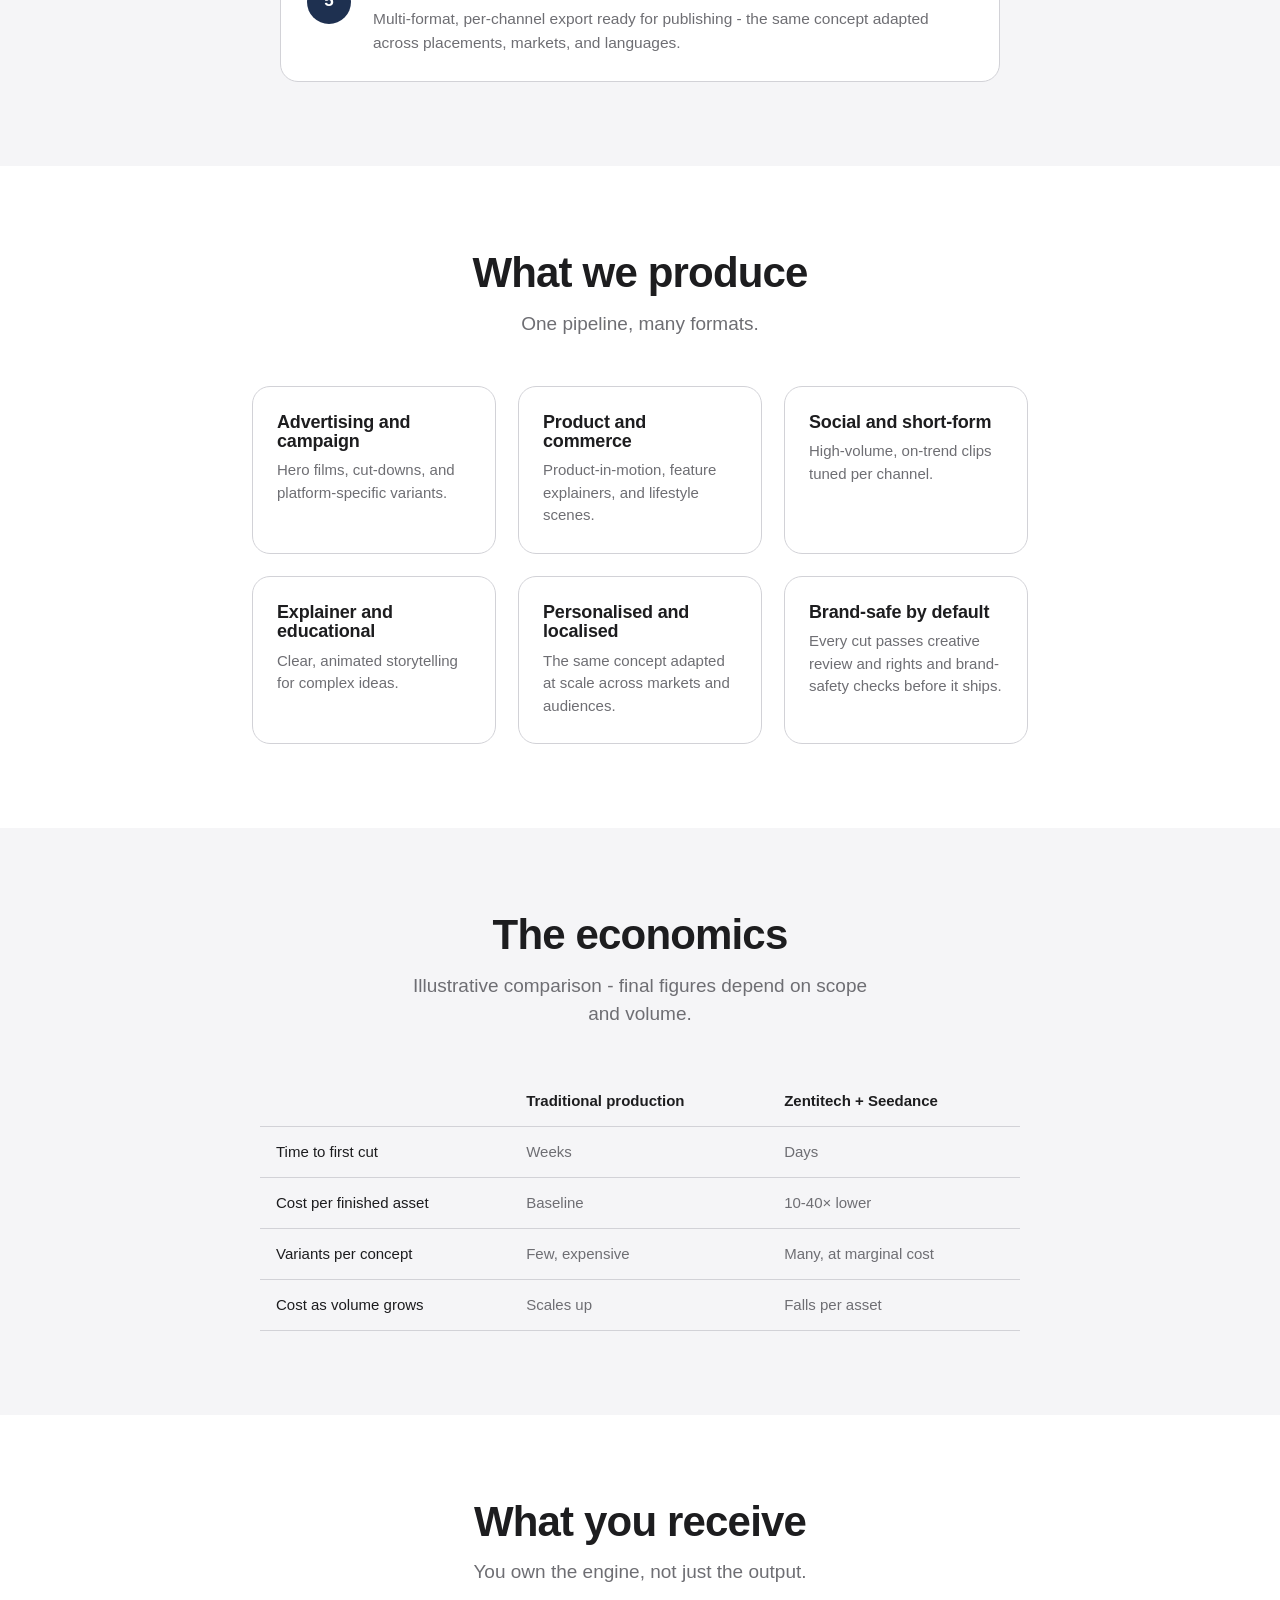
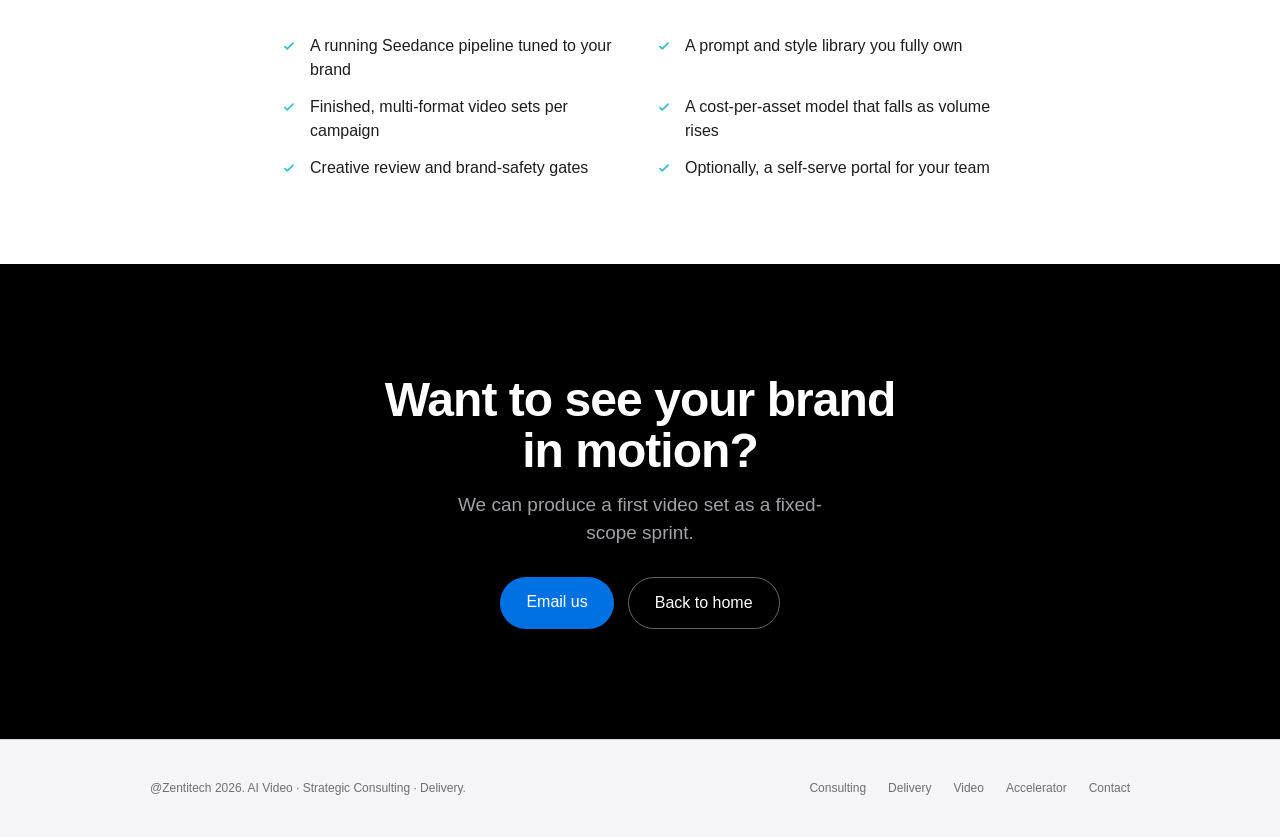
<file: pages/video.html>
<!DOCTYPE html>
<html lang="en">
<head>
<meta charset="UTF-8">
<meta name="viewport" content="width=device-width, initial-scale=1">
<title>AI Video Generation - Zentitech</title>
<meta name="description" content="How Zentitech's AI video generation works: a five-stage Seedance-powered pipeline from brief to broadcast-ready cuts, brand-safe and at scale.">
<link rel="icon" href="data:image/svg+xml,%3Csvg xmlns='http://www.w3.org/2000/svg' viewBox='0 0 48 48'%3E%3Crect width='48' height='48' rx='12' fill='%23e9eef3'/%3E%3Cpath d='M9 9H39V15H9Z' fill='%231e3050'/%3E%3Cpath d='M33 15H39L15 33H9Z' fill='%231e3050'/%3E%3Cpath d='M9 33H39V39H9Z' fill='%231e3050'/%3E%3Crect x='9' y='13.2' width='20' height='2.3' fill='%233bbccd'/%3E%3Crect x='19' y='32.8' width='20' height='2.3' fill='%233bbccd'/%3E%3C/svg%3E">
<link rel="stylesheet" href="../assets/css/styles.css">
</head>
<body>

<nav class="nav"><div class="nav-inner">
  <a class="brand" href="../index.html">
    <svg class="mark" viewBox="0 0 48 48" aria-hidden="true">
      <rect width="48" height="48" rx="12" fill="#e9eef3"/>
      <path d="M9 9H39V15H9Z" fill="#1e3050"/><path d="M33 15H39L15 33H9Z" fill="#1e3050"/>
      <path d="M9 33H39V39H9Z" fill="#1e3050"/>
      <rect x="9" y="13.2" width="20" height="2.3" fill="#3bbccd"/><rect x="19" y="32.8" width="20" height="2.3" fill="#3bbccd"/>
    </svg><span>Zentitech</span></a>
  <input type="checkbox" id="nav-toggle" class="nav-toggle" hidden>
  <label for="nav-toggle" class="nav-burger" aria-label="Toggle menu"><span></span></label>
  <div class="nav-links">
    <a href="../index.html#consulting">Consulting</a>
    <a href="../index.html#delivery">Delivery</a>
    <a href="../index.html#video">Video</a>
    <a href="../index.html#accelerator">Accelerator</a>
    <a class="cta" href="../index.html#contact">Contact</a>
  </div>
</div></nav>

<header class="page-hero hero-video">
  <div class="glow"></div>
  <a class="back" href="../index.html#video">&lsaquo; Back to home</a>
  <p class="chapter reveal">03 &nbsp;·&nbsp; Then we bring it to life</p>
  <p class="eyebrow reveal">AI Video Generation</p>
  <h1 class="reveal">Cinematic, on-brand video - from brief to broadcast.</h1>
  <p class="lead reveal">Built on Seedance, a leading text-to-video and image-to-video model, our pipeline produces far more video, far faster, at a dramatically lower cost per asset - without giving up creative control or brand safety.</p>
</header>

<section class="section alt">
  <div class="wrap">
    <h2 class="reveal">How the pipeline works</h2>
    <p class="sub reveal">Five stages take a brief to broadcast-ready cuts.</p>
    <div class="steps-v">
      <div class="stepc reveal"><div class="num">1</div><div class="body"><h3>Brief and script</h3><p>Concept development, storyboarding, and prompt design that translate a creative idea into a generation plan. You stay in the loop on direction from the first hour.</p></div></div>
      <div class="stepc reveal"><div class="num">2</div><div class="body"><h3>Style frames</h3><p>Brand-locked look development, reference imagery, and visual guidelines, so every output is consistent with your identity.</p></div></div>
      <div class="stepc reveal"><div class="num">3</div><div class="body"><h3>Seedance generation</h3><p>Text-to-video and image-to-video generation, produced in batches, with cinematic camera and motion control. Start from a script, or bring existing stills, product shots, and characters to life.</p></div></div>
      <div class="stepc reveal"><div class="num">4</div><div class="body"><h3>Edit and sound</h3><p>Professional editing, colour grading, music, voiceover, and captioning - the craft that turns raw generation into a finished film.</p></div></div>
      <div class="stepc reveal"><div class="num">5</div><div class="body"><h3>Deliver</h3><p>Multi-format, per-channel export ready for publishing - the same concept adapted across placements, markets, and languages.</p></div></div>
    </div>
  </div>
</section>

<section class="section">
  <div class="wrap">
    <h2 class="reveal">What we produce</h2>
    <p class="sub reveal">One pipeline, many formats.</p>
    <div class="grid">
      <div class="card reveal"><h3>Advertising and campaign</h3><p>Hero films, cut-downs, and platform-specific variants.</p></div>
      <div class="card reveal"><h3>Product and commerce</h3><p>Product-in-motion, feature explainers, and lifestyle scenes.</p></div>
      <div class="card reveal"><h3>Social and short-form</h3><p>High-volume, on-trend clips tuned per channel.</p></div>
      <div class="card reveal"><h3>Explainer and educational</h3><p>Clear, animated storytelling for complex ideas.</p></div>
      <div class="card reveal"><h3>Personalised and localised</h3><p>The same concept adapted at scale across markets and audiences.</p></div>
      <div class="card reveal"><h3>Brand-safe by default</h3><p>Every cut passes creative review and rights and brand-safety checks before it ships.</p></div>
    </div>
  </div>
</section>

<section class="section alt">
  <div class="wrap">
    <h2 class="reveal">The economics</h2>
    <p class="sub reveal">Illustrative comparison - final figures depend on scope and volume.</p>
    <table class="tbl reveal">
      <tr><th></th><th>Traditional production</th><th>Zentitech + Seedance</th></tr>
      <tr><td>Time to first cut</td><td>Weeks</td><td>Days</td></tr>
      <tr><td>Cost per finished asset</td><td>Baseline</td><td>10-40&times; lower</td></tr>
      <tr><td>Variants per concept</td><td>Few, expensive</td><td>Many, at marginal cost</td></tr>
      <tr><td>Cost as volume grows</td><td>Scales up</td><td>Falls per asset</td></tr>
    </table>
  </div>
</section>

<section class="section">
  <div class="wrap">
    <h2 class="reveal">What you receive</h2>
    <p class="sub reveal">You own the engine, not just the output.</p>
    <ul class="checks reveal">
      <li>A running Seedance pipeline tuned to your brand</li>
      <li>A prompt and style library you fully own</li>
      <li>Finished, multi-format video sets per campaign</li>
      <li>A cost-per-asset model that falls as volume rises</li>
      <li>Creative review and brand-safety gates</li>
      <li>Optionally, a self-serve portal for your team</li>
    </ul>
  </div>
</section>

<section class="cta-band">
  <div class="wrap">
    <h2 class="reveal">Want to see your brand in motion?</h2>
    <p class="reveal">We can produce a first video set as a fixed-scope sprint.</p>
    <div class="actions reveal">
      <a class="btn" href="mailto:info@zentitech.com">Email us</a>
      <a class="btn ghost" href="../index.html#top">Back to home</a>
    </div>
  </div>
</section>

<footer><div class="foot-inner">
  <div>@Zentitech 2026. AI Video · Strategic Consulting · Delivery.</div>
  <div class="foot-links">
    <a href="../index.html#consulting">Consulting</a>
    <a href="../index.html#delivery">Delivery</a>
    <a href="../index.html#video">Video</a>
    <a href="../index.html#accelerator">Accelerator</a>
    <a href="mailto:info@zentitech.com">Contact</a>
  </div>
</div></footer>

<script>
var io=new IntersectionObserver(function(es){es.forEach(function(e){if(e.isIntersecting){e.target.classList.add('in');io.unobserve(e.target)}})},{threshold:.14,rootMargin:'0px 0px -6% 0px'});
document.querySelectorAll('.reveal').forEach(function(el){io.observe(el)});
(function(){
  if(window.matchMedia && window.matchMedia('(prefers-reduced-motion: reduce)').matches) return;
  document.addEventListener('click',function(e){
    var a=e.target.closest('a'); if(!a) return;
    if(a.target==='_blank'||a.hasAttribute('download')) return;
    var href=a.getAttribute('href')||'';
    if(href===''||href.charAt(0)==='#'||href.indexOf('mailto:')===0||href.indexOf('http')===0) return;
    e.preventDefault();
    document.body.classList.add('pageout');
    setTimeout(function(){window.location=href;},260);
  });
})();
</script>
</body>
</html>
</file>
<file: styles.css>
/* ===== Zentitech shared styles (detail pages) ===== */
:root{
  --ink:#1d1d1f;
  --muted:#6e6e73;
  --bg:#ffffff;
  --bg2:#f5f5f7;
  --line:#d2d2d7;
  --accent:#0071e3;
  --accent-press:#0058b8;
  --navy:#1e3050;
  --teal:#3bbccd;
  --nav-h:48px;
  --maxw:820px;
  --font:-apple-system,BlinkMacSystemFont,"SF Pro Display","SF Pro Text","Helvetica Neue",Helvetica,Arial,sans-serif;
}
*{box-sizing:border-box;margin:0;padding:0}
html{scroll-behavior:smooth}
body{
  font-family:var(--font);color:var(--ink);background:var(--bg);
  -webkit-font-smoothing:antialiased;text-rendering:optimizeLegibility;line-height:1.47;
}
a{color:var(--accent);text-decoration:none;transition:opacity .2s ease,color .2s ease}
a:hover{text-decoration:underline}

/* ---- Page transitions ---- */
body{animation:pagein .5s ease both}
@keyframes pagein{from{opacity:0}to{opacity:1}}
body.pageout{opacity:0;transition:opacity .28s ease}

/* ---- Nav ---- */
.nav{position:fixed;top:0;left:0;right:0;height:var(--nav-h);z-index:1000;
  background:rgba(255,255,255,.72);backdrop-filter:saturate(180%) blur(20px);
  -webkit-backdrop-filter:saturate(180%) blur(20px);border-bottom:1px solid rgba(0,0,0,.08)}
.nav-inner{max-width:1024px;margin:0 auto;height:100%;padding:0 22px;display:flex;align-items:center;justify-content:space-between;gap:18px}
.brand{display:flex;align-items:center;gap:9px;font-weight:600;font-size:18px;letter-spacing:-.01em;color:var(--ink)}
.brand:hover{text-decoration:none}
.brand .mark{width:24px;height:24px;border-radius:7px;display:block}
.nav-links{display:flex;align-items:center;gap:26px;overflow-x:auto;scrollbar-width:none}
.nav-links::-webkit-scrollbar{display:none}
.nav-links a{color:var(--ink);font-size:13px;font-weight:400;opacity:.85;white-space:nowrap}
.nav-links a:hover{opacity:1;text-decoration:none}
.nav-links a.cta{color:var(--accent);font-weight:500}

/* ---- Reveal ---- */
.reveal{opacity:0;transform:translateY(24px);transition:opacity .8s cubic-bezier(.16,1,.3,1),transform .8s cubic-bezier(.16,1,.3,1)}
.reveal.in{opacity:1;transform:none}

/* ---- Page hero ---- */
.wrap{max-width:var(--maxw);margin:0 auto;padding:0 22px}
h1,h2,h3{letter-spacing:-.02em;font-weight:600;line-height:1.08}
.page-hero{padding:calc(var(--nav-h) + 84px) 22px 60px;text-align:center;position:relative;overflow:hidden}
.page-hero .glow{position:absolute;inset:-30% -10% auto -10%;height:80%;z-index:0;pointer-events:none;filter:blur(14px)}
.hero-video .glow{background:radial-gradient(45% 60% at 50% 25%,rgba(0,113,227,.16),transparent 62%)}
.hero-consult .glow{background:radial-gradient(45% 60% at 50% 25%,rgba(125,92,255,.16),transparent 62%)}
.hero-delivery .glow{background:radial-gradient(45% 60% at 50% 25%,rgba(224,138,0,.14),transparent 62%)}
.hero-accel .glow{background:radial-gradient(45% 60% at 50% 25%,rgba(0,163,122,.16),transparent 62%)}
.back{display:inline-block;font-size:14px;margin-bottom:22px;position:relative}
.chapter{font-size:12px;font-weight:600;letter-spacing:.16em;text-transform:uppercase;color:var(--muted);margin-bottom:14px;position:relative}
.eyebrow{font-size:15px;font-weight:600;letter-spacing:.004em;margin-bottom:10px;position:relative;
  background:linear-gradient(90deg,#0071e3,#7d5cff);-webkit-background-clip:text;background-clip:text;color:transparent}
.page-hero h1{font-size:clamp(38px,6.4vw,68px);max-width:16ch;margin:0 auto;position:relative}
.page-hero .lead{font-size:clamp(19px,2.3vw,24px);color:var(--muted);max-width:40ch;margin:22px auto 0;font-weight:400;position:relative}

/* ---- Section ---- */
.section{padding:84px 0}
.section.alt{background:var(--bg2)}
.section h2{font-size:clamp(28px,4vw,42px);margin-bottom:14px;text-align:center}
.section .sub{font-size:19px;color:var(--muted);max-width:44ch;margin:0 auto 48px;text-align:center}

/* ---- Steps (how it works) ---- */
.steps-v{max-width:720px;margin:0 auto;display:flex;flex-direction:column;gap:18px}
.stepc{display:flex;gap:22px;background:#fff;border:1px solid var(--line);border-radius:18px;padding:26px 26px}
.section.alt .stepc{background:#fff}
.stepc .num{flex:0 0 auto;width:44px;height:44px;border-radius:50%;display:flex;align-items:center;justify-content:center;
  font-weight:600;font-size:17px;color:#fff;background:var(--navy)}
.stepc .body h3{font-size:20px;margin-bottom:6px;letter-spacing:-.01em}
.stepc .body p{font-size:15.5px;color:var(--muted);line-height:1.55}
.stepc .body .meta{font-size:13px;color:var(--accent);margin-top:8px;font-weight:500}

/* ---- Feature grid ---- */
.grid{max-width:920px;margin:0 auto;display:grid;grid-template-columns:repeat(3,1fr);gap:22px}
.card{background:#fff;border:1px solid var(--line);border-radius:18px;padding:26px 24px}
.card h3{font-size:18px;margin-bottom:8px;letter-spacing:-.01em}
.card p{font-size:15px;color:var(--muted);line-height:1.5}

/* ---- Checklist ---- */
.checks{max-width:720px;margin:0 auto;list-style:none;display:grid;grid-template-columns:1fr 1fr;gap:14px 30px}
.checks li{font-size:16px;padding-left:30px;position:relative;color:var(--ink)}
.checks li::before{content:"";position:absolute;left:0;top:3px;width:18px;height:18px;border-radius:50%;
  background:var(--teal);
  -webkit-mask:url("data:image/svg+xml,%3Csvg xmlns='http://www.w3.org/2000/svg' viewBox='0 0 24 24'%3E%3Cpath d='M5 13l4 4L19 7' fill='none' stroke='white' stroke-width='3' stroke-linecap='round' stroke-linejoin='round'/%3E%3C/svg%3E") center/14px no-repeat;
  mask:url("data:image/svg+xml,%3Csvg xmlns='http://www.w3.org/2000/svg' viewBox='0 0 24 24'%3E%3Cpath d='M5 13l4 4L19 7' fill='none' stroke='white' stroke-width='3' stroke-linecap='round' stroke-linejoin='round'/%3E%3C/svg%3E") center/14px no-repeat}

/* ---- Table ---- */
.tbl{max-width:760px;margin:0 auto;border-collapse:collapse;width:100%;font-size:15px}
.tbl th,.tbl td{text-align:left;padding:14px 16px;border-bottom:1px solid var(--line);vertical-align:top}
.tbl th{font-weight:600;color:var(--ink)}
.tbl td{color:var(--muted)}
.tbl tr td:first-child{color:var(--ink);font-weight:500;white-space:nowrap}

/* ---- CTA ---- */
.cta-band{padding:110px 0;text-align:center;background:#000;color:#f5f5f7}
.cta-band h2{color:#fff;font-size:clamp(30px,4.4vw,48px);max-width:20ch;margin:0 auto 14px}
.cta-band p{color:#a1a1a6;font-size:19px;max-width:36ch;margin:0 auto 30px}
.btn{display:inline-block;padding:13px 26px;border-radius:980px;font-size:16px;font-weight:500;
  background:var(--accent);color:#fff;transition:background .2s,transform .2s}
.btn:hover{background:var(--accent-press);text-decoration:none;transform:translateY(-1px)}
.btn.ghost{background:transparent;color:#fff;border:1px solid rgba(255,255,255,.4)}
.btn.ghost:hover{background:rgba(255,255,255,.08)}
.actions{display:flex;gap:14px;justify-content:center;flex-wrap:wrap}

/* ---- Footer ---- */
footer{background:var(--bg2);border-top:1px solid var(--line);padding:40px 0;font-size:12px;color:var(--muted)}
.foot-inner{max-width:1024px;margin:0 auto;padding:0 22px;display:flex;justify-content:space-between;flex-wrap:wrap;gap:14px}
.foot-inner a{color:var(--muted)}
.foot-links{display:flex;gap:22px;flex-wrap:wrap}

/* ---- Responsive ---- */
@media(max-width:820px){
  .grid{grid-template-columns:1fr;max-width:460px}
  .checks{grid-template-columns:1fr}
  .section{padding:64px 0}
}
@media(max-width:520px){
  .brand span{display:none}
  .nav-links{gap:18px}
  .stepc{flex-direction:column;gap:12px}
}
@media (prefers-reduced-motion:reduce){
  html{scroll-behavior:auto}
  .reveal{transition:none;opacity:1;transform:none}
}
</file>
<file: assets/css/styles.css>
/* ===== Zentitech shared styles (detail pages) ===== */
:root{
  --ink:#1d1d1f;
  --muted:#6e6e73;
  --bg:#ffffff;
  --bg2:#f5f5f7;
  --line:#d2d2d7;
  --accent:#0071e3;
  --accent-press:#0058b8;
  --navy:#1e3050;
  --teal:#3bbccd;
  --nav-h:48px;
  --maxw:820px;
  --font:-apple-system,BlinkMacSystemFont,"SF Pro Display","SF Pro Text","Helvetica Neue",Helvetica,Arial,sans-serif;
}
*{box-sizing:border-box;margin:0;padding:0}
html{scroll-behavior:smooth}
body{
  font-family:var(--font);color:var(--ink);background:var(--bg);
  -webkit-font-smoothing:antialiased;text-rendering:optimizeLegibility;line-height:1.47;
}
a{color:var(--accent);text-decoration:none;transition:opacity .2s ease,color .2s ease}
a:hover{text-decoration:underline}

/* ---- Page transitions ---- */
body{animation:pagein .5s ease both}
@keyframes pagein{from{opacity:0}to{opacity:1}}
body.pageout{opacity:0;transition:opacity .28s ease}

/* ---- Nav ---- */
.nav{position:fixed;top:0;left:0;right:0;height:var(--nav-h);z-index:1000;
  background:rgba(255,255,255,.72);backdrop-filter:saturate(180%) blur(20px);
  -webkit-backdrop-filter:saturate(180%) blur(20px);border-bottom:1px solid rgba(0,0,0,.08)}
.nav-inner{max-width:1024px;margin:0 auto;height:100%;padding:0 22px;display:flex;align-items:center;justify-content:space-between;gap:18px}
.brand{display:flex;align-items:center;gap:9px;font-weight:600;font-size:18px;letter-spacing:-.01em;color:var(--ink)}
.brand:hover{text-decoration:none}
.brand .mark{width:24px;height:24px;border-radius:7px;display:block}
.nav-links{display:flex;align-items:center;gap:26px;overflow-x:auto;scrollbar-width:none}
.nav-links::-webkit-scrollbar{display:none}
.nav-links a{color:var(--ink);font-size:13px;font-weight:400;opacity:.85;white-space:nowrap}
.nav-links a:hover{opacity:1;text-decoration:none}
.nav-links a.cta{color:var(--accent);font-weight:500}
/* Mobile menu toggle (hidden on desktop) */
.nav-burger{display:none;flex-direction:column;justify-content:center;align-items:center;
  width:38px;height:38px;margin:-6px;cursor:pointer;border-radius:9px;-webkit-tap-highlight-color:transparent}
.nav-burger span{position:relative;display:block;width:22px;height:2px;background:var(--ink);border-radius:2px;transition:background .2s ease}
.nav-burger span::before,.nav-burger span::after{content:"";position:absolute;left:0;width:22px;height:2px;
  background:var(--ink);border-radius:2px;transition:transform .25s ease,top .25s ease}
.nav-burger span::before{top:-7px}
.nav-burger span::after{top:7px}

/* ---- Reveal ---- */
.reveal{opacity:0;transform:translateY(24px);transition:opacity .8s cubic-bezier(.16,1,.3,1),transform .8s cubic-bezier(.16,1,.3,1)}
.reveal.in{opacity:1;transform:none}

/* ---- Page hero ---- */
.wrap{max-width:var(--maxw);margin:0 auto;padding:0 22px}
h1,h2,h3{letter-spacing:-.02em;font-weight:600;line-height:1.08}
.page-hero{padding:calc(var(--nav-h) + 84px) 22px 60px;text-align:center;position:relative;overflow:hidden}
.page-hero .glow{position:absolute;inset:-30% -10% auto -10%;height:80%;z-index:0;pointer-events:none;filter:blur(14px)}
.hero-video .glow{background:radial-gradient(45% 60% at 50% 25%,rgba(0,113,227,.16),transparent 62%)}
.hero-consult .glow{background:radial-gradient(45% 60% at 50% 25%,rgba(125,92,255,.16),transparent 62%)}
.hero-delivery .glow{background:radial-gradient(45% 60% at 50% 25%,rgba(224,138,0,.14),transparent 62%)}
.hero-accel .glow{background:radial-gradient(45% 60% at 50% 25%,rgba(0,163,122,.16),transparent 62%)}
.back{display:inline-block;font-size:14px;margin-bottom:22px;position:relative}
.chapter{font-size:12px;font-weight:600;letter-spacing:.16em;text-transform:uppercase;color:var(--muted);margin-bottom:14px;position:relative}
.eyebrow{font-size:15px;font-weight:600;letter-spacing:.004em;margin-bottom:10px;position:relative;
  background:linear-gradient(90deg,#0071e3,#7d5cff);-webkit-background-clip:text;background-clip:text;color:transparent}
.page-hero h1{font-size:clamp(38px,6.4vw,68px);max-width:16ch;margin:0 auto;position:relative}
.page-hero .lead{font-size:clamp(19px,2.3vw,24px);color:var(--muted);max-width:40ch;margin:22px auto 0;font-weight:400;position:relative}

/* ---- Section ---- */
.section{padding:84px 0}
.section.alt{background:var(--bg2)}
.section h2{font-size:clamp(28px,4vw,42px);margin-bottom:14px;text-align:center}
.section .sub{font-size:19px;color:var(--muted);max-width:44ch;margin:0 auto 48px;text-align:center}

/* ---- Steps (how it works) ---- */
.steps-v{max-width:720px;margin:0 auto;display:flex;flex-direction:column;gap:18px}
.stepc{display:flex;gap:22px;background:#fff;border:1px solid var(--line);border-radius:18px;padding:26px 26px}
.section.alt .stepc{background:#fff}
.stepc .num{flex:0 0 auto;width:44px;height:44px;border-radius:50%;display:flex;align-items:center;justify-content:center;
  font-weight:600;font-size:17px;color:#fff;background:var(--navy)}
.stepc .body h3{font-size:20px;margin-bottom:6px;letter-spacing:-.01em}
.stepc .body p{font-size:15.5px;color:var(--muted);line-height:1.55}
.stepc .body .meta{font-size:13px;color:var(--accent);margin-top:8px;font-weight:500}

/* ---- Feature grid ---- */
.grid{max-width:920px;margin:0 auto;display:grid;grid-template-columns:repeat(3,1fr);gap:22px}
.card{background:#fff;border:1px solid var(--line);border-radius:18px;padding:26px 24px}
.card h3{font-size:18px;margin-bottom:8px;letter-spacing:-.01em}
.card p{font-size:15px;color:var(--muted);line-height:1.5}

/* ---- Checklist ---- */
.checks{max-width:720px;margin:0 auto;list-style:none;display:grid;grid-template-columns:1fr 1fr;gap:14px 30px}
.checks li{font-size:16px;padding-left:30px;position:relative;color:var(--ink)}
.checks li::before{content:"";position:absolute;left:0;top:3px;width:18px;height:18px;border-radius:50%;
  background:var(--teal);
  -webkit-mask:url("data:image/svg+xml,%3Csvg xmlns='http://www.w3.org/2000/svg' viewBox='0 0 24 24'%3E%3Cpath d='M5 13l4 4L19 7' fill='none' stroke='white' stroke-width='3' stroke-linecap='round' stroke-linejoin='round'/%3E%3C/svg%3E") center/14px no-repeat;
  mask:url("data:image/svg+xml,%3Csvg xmlns='http://www.w3.org/2000/svg' viewBox='0 0 24 24'%3E%3Cpath d='M5 13l4 4L19 7' fill='none' stroke='white' stroke-width='3' stroke-linecap='round' stroke-linejoin='round'/%3E%3C/svg%3E") center/14px no-repeat}

/* ---- Table ---- */
.tbl{max-width:760px;margin:0 auto;border-collapse:collapse;width:100%;font-size:15px}
.tbl th,.tbl td{text-align:left;padding:14px 16px;border-bottom:1px solid var(--line);vertical-align:top}
.tbl th{font-weight:600;color:var(--ink)}
.tbl td{color:var(--muted)}
.tbl tr td:first-child{color:var(--ink);font-weight:500;white-space:nowrap}

/* ---- CTA ---- */
.cta-band{padding:110px 0;text-align:center;background:#000;color:#f5f5f7}
.cta-band h2{color:#fff;font-size:clamp(30px,4.4vw,48px);max-width:20ch;margin:0 auto 14px}
.cta-band p{color:#a1a1a6;font-size:19px;max-width:36ch;margin:0 auto 30px}
.btn{display:inline-block;padding:13px 26px;border-radius:980px;font-size:16px;font-weight:500;
  background:var(--accent);color:#fff;transition:background .2s,transform .2s}
.btn:hover{background:var(--accent-press);text-decoration:none;transform:translateY(-1px)}
.btn.ghost{background:transparent;color:#fff;border:1px solid rgba(255,255,255,.4)}
.btn.ghost:hover{background:rgba(255,255,255,.08)}
.actions{display:flex;gap:14px;justify-content:center;flex-wrap:wrap}

/* ---- Footer ---- */
footer{background:var(--bg2);border-top:1px solid var(--line);padding:40px 0;font-size:12px;color:var(--muted)}
.foot-inner{max-width:1024px;margin:0 auto;padding:0 22px;display:flex;justify-content:space-between;flex-wrap:wrap;gap:14px}
.foot-inner a{color:var(--muted)}
.foot-links{display:flex;gap:22px;flex-wrap:wrap}

/* ---- Responsive ---- */
@media(max-width:820px){
  .grid{grid-template-columns:1fr;max-width:460px}
  .checks{grid-template-columns:1fr}
  .section{padding:64px 0}
}
/* Hamburger menu */
@media(max-width:720px){
  .nav-burger{display:flex}
  .nav-links{position:fixed;top:var(--nav-h);left:0;right:0;
    flex-direction:column;align-items:stretch;gap:0;overflow:hidden;
    background:rgba(255,255,255,.98);
    -webkit-backdrop-filter:saturate(180%) blur(20px);backdrop-filter:saturate(180%) blur(20px);
    border-bottom:1px solid var(--line);box-shadow:0 12px 24px rgba(0,0,0,.06);
    max-height:0;padding:0 22px;
    transition:max-height .32s ease,padding .32s ease}
  .nav-links a{padding:15px 2px;font-size:16px;opacity:1;border-bottom:1px solid var(--line)}
  .nav-links a:last-child{border-bottom:none}
  .nav-toggle:checked ~ .nav-links{max-height:calc(100vh - var(--nav-h));padding:6px 22px 14px}
  .nav-toggle:checked ~ .nav-burger span{background:transparent}
  .nav-toggle:checked ~ .nav-burger span::before{top:0;transform:rotate(45deg)}
  .nav-toggle:checked ~ .nav-burger span::after{top:0;transform:rotate(-45deg)}
}
@media(max-width:520px){
  .stepc{flex-direction:column;gap:12px}
  /* Table: let it fit narrow screens instead of clipping */
  .tbl{font-size:13px}
  .tbl th,.tbl td{padding:11px 9px}
  .tbl th:first-child,.tbl tr td:first-child{white-space:normal}
}
@media (prefers-reduced-motion:reduce){
  html{scroll-behavior:auto}
  .reveal{transition:none;opacity:1;transform:none}
}
</file>
